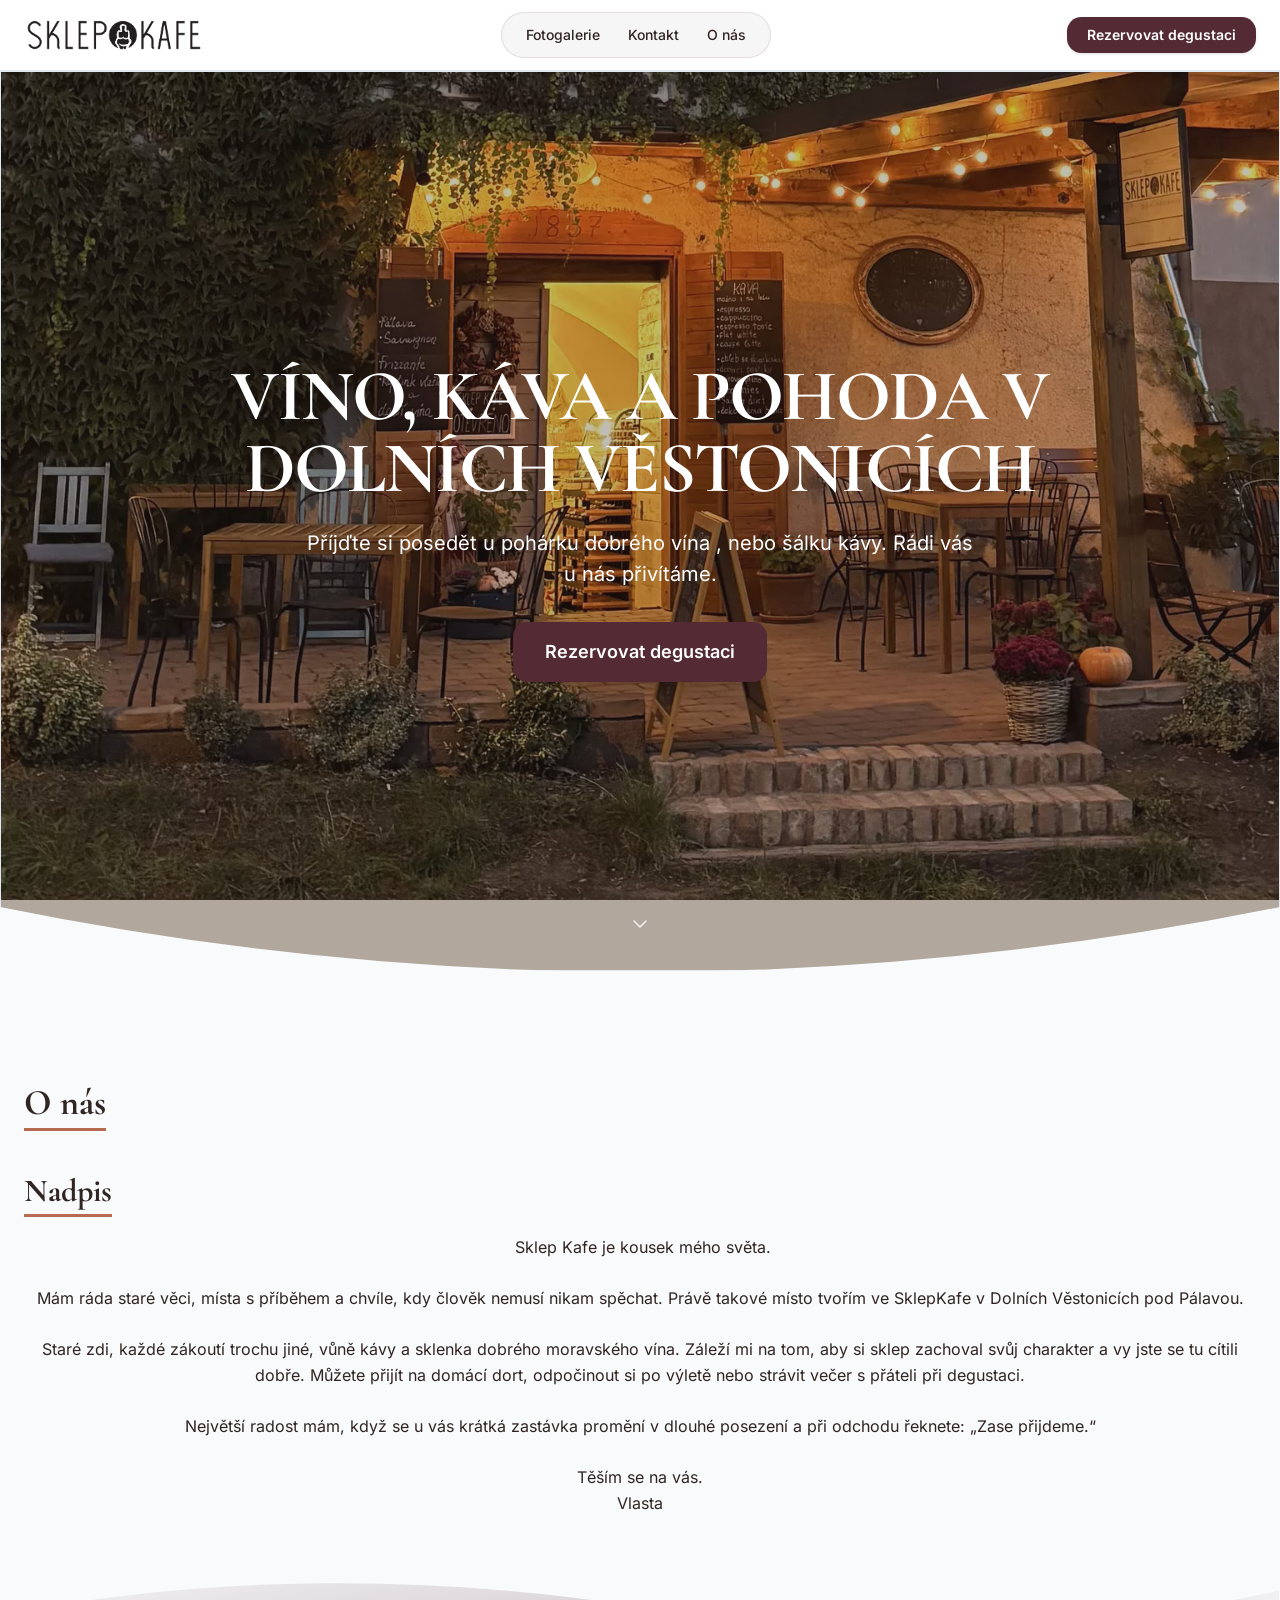
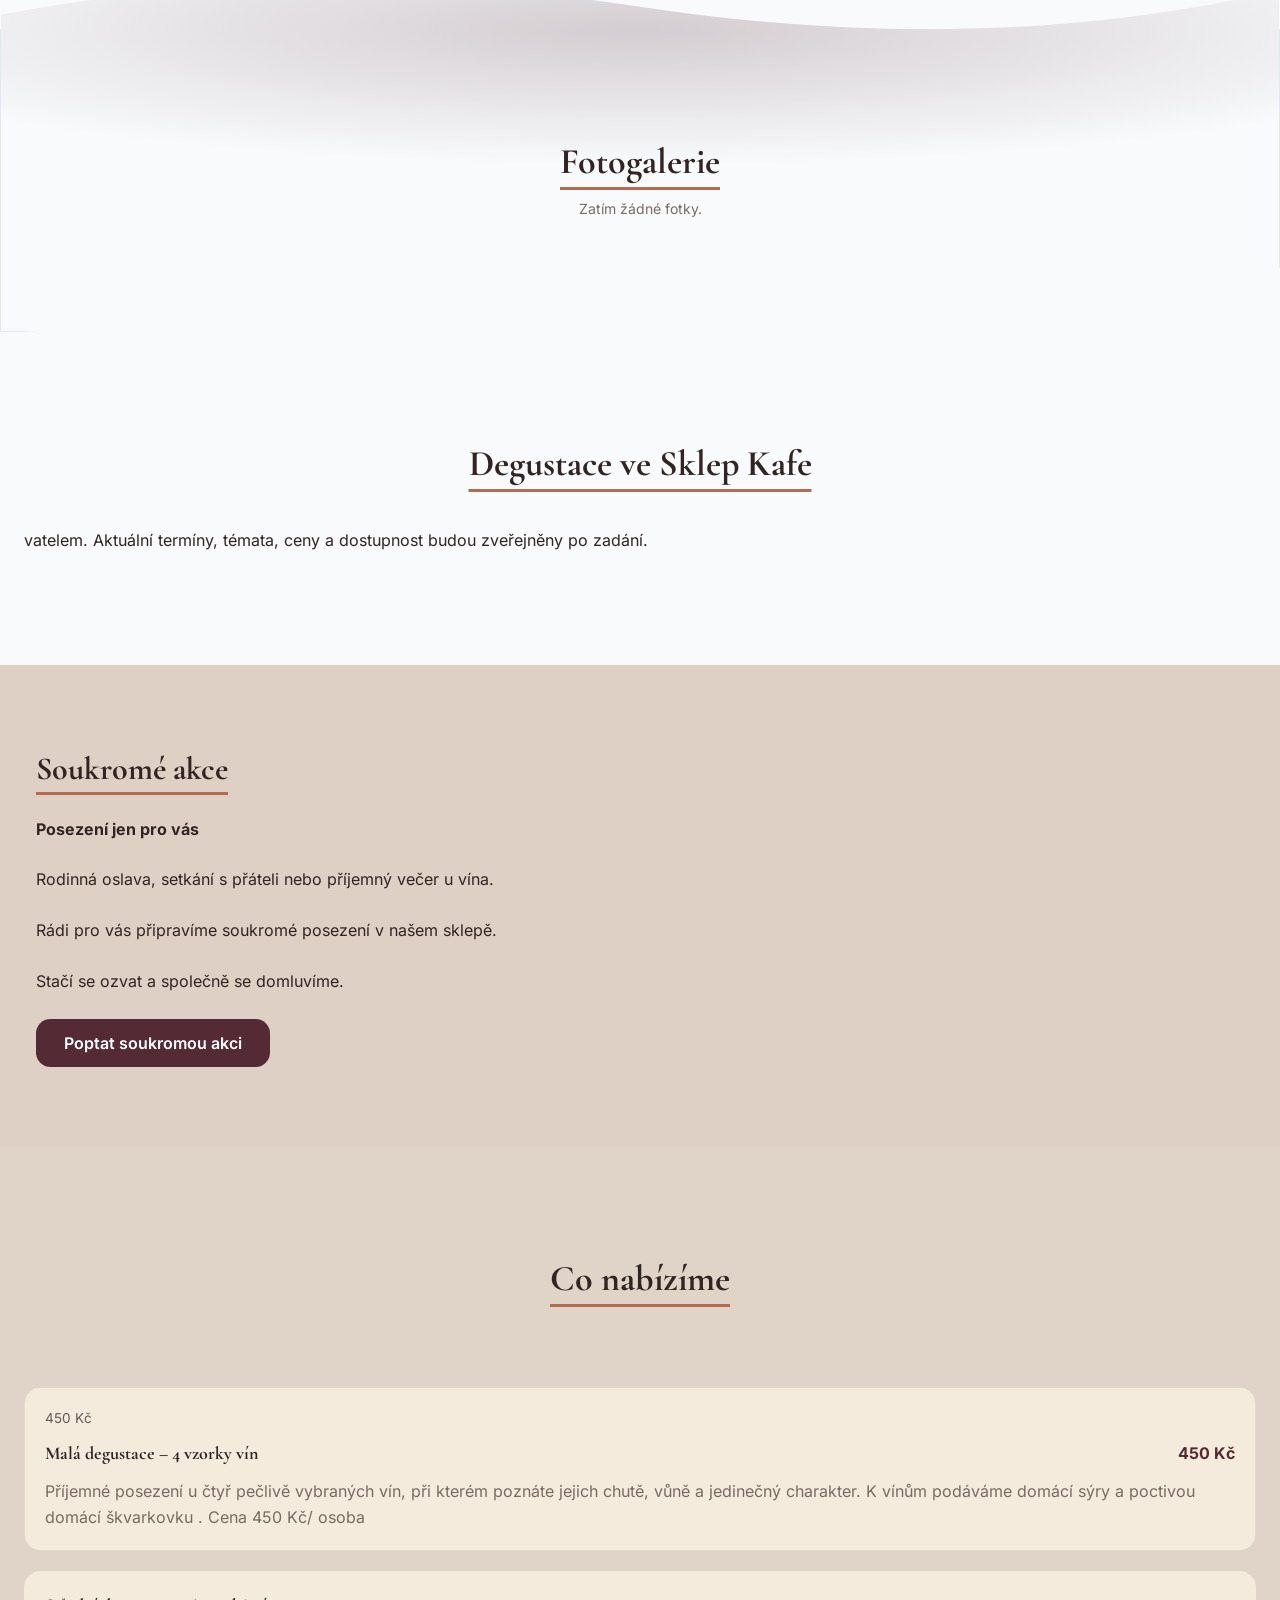
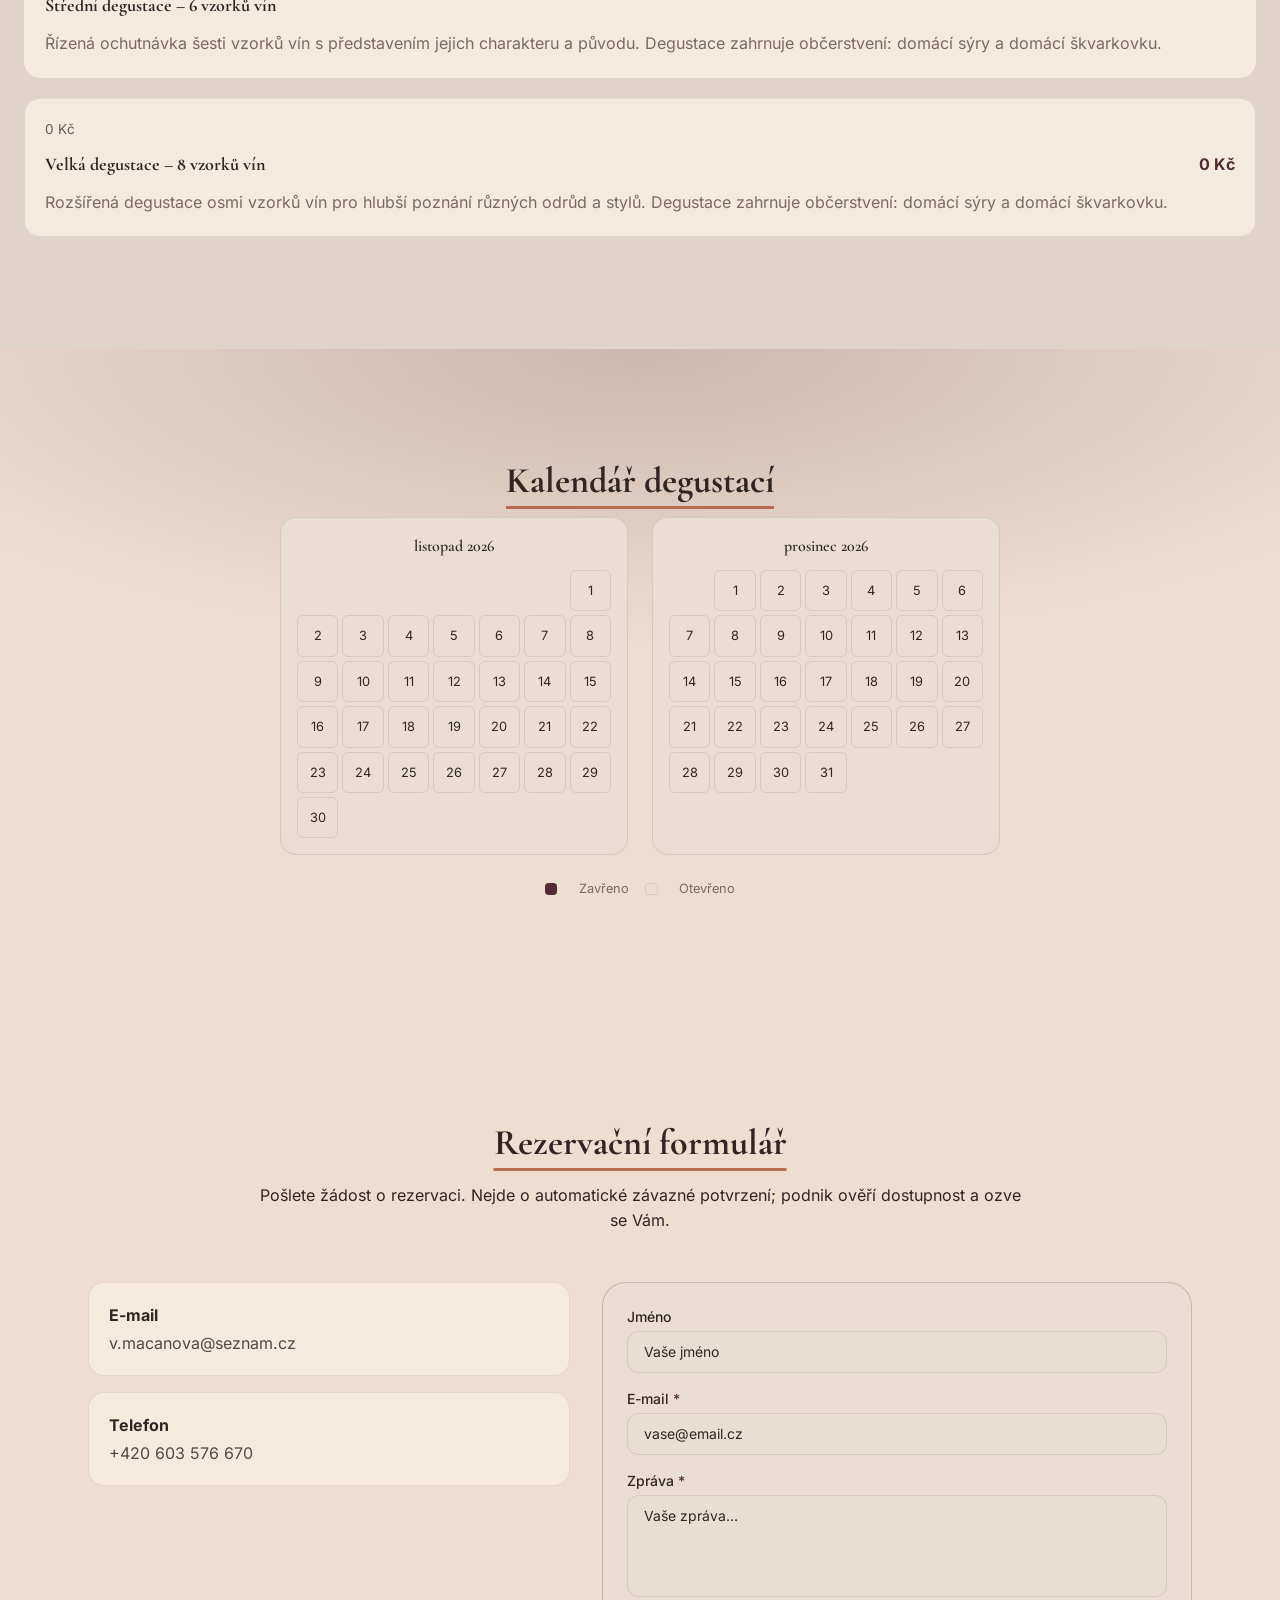
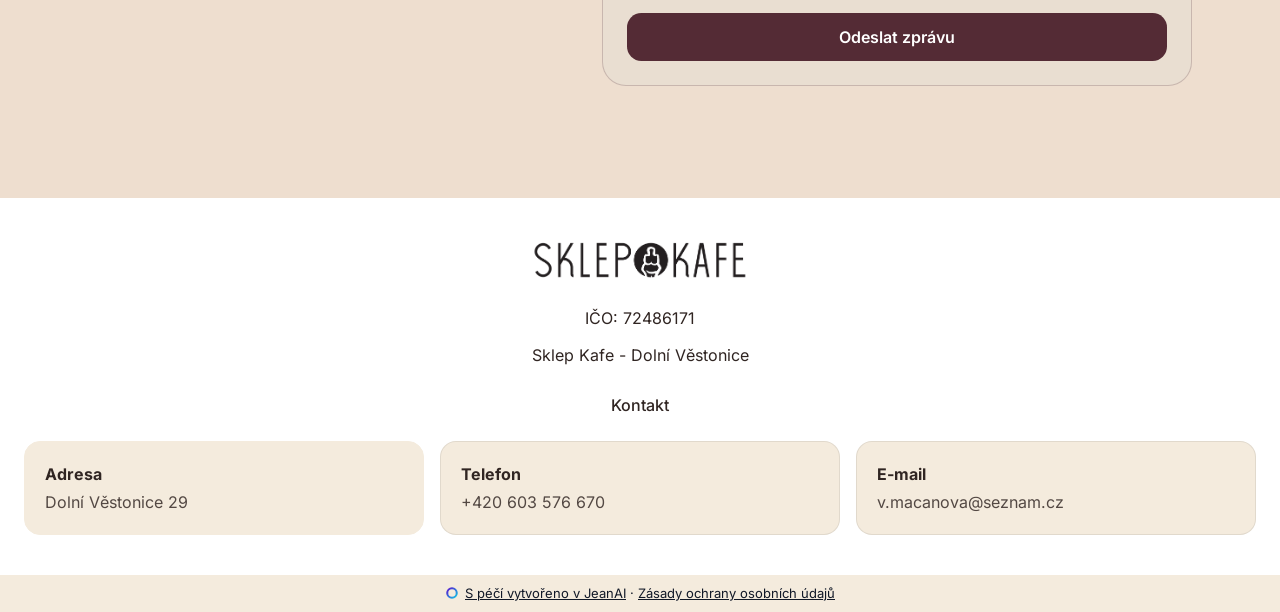
<file: index.html>
<!DOCTYPE html>
<html lang="cs">
  <head>
    <meta charset="UTF-8" />
    <meta name="viewport" content="width=device-width, initial-scale=1.0" />
    <meta name="description" content="Sklep Kafe v Dolních Věstonicích: kavárna a vinný podnik. Prohlédněte si fotografie, nabídku a informace o degustacích a rezervacích." />
    <meta property="og:title" content="Sklep Kafe" />
    <meta property="og:description" content="Sklep Kafe v Dolních Věstonicích: kavárna a vinný podnik. Prohlédněte si fotografie, nabídku a informace o degustacích a rezervacích." />
    <meta property="og:type" content="website" />
    <meta property="og:locale" content="cs" />
    <meta property="og:url" content="https://sklep-kafe.netlify.app" />
    <meta property="og:image" content="https://sklep-kafe.netlify.app/og-image.jpg" />
    <meta name="twitter:card" content="summary_large_image" />
    <meta name="twitter:title" content="Sklep Kafe" />
    <meta name="twitter:description" content="Sklep Kafe v Dolních Věstonicích: kavárna a vinný podnik. Prohlédněte si fotografie, nabídku a informace o degustacích a rezervacích." />
    <meta name="twitter:image" content="https://sklep-kafe.netlify.app/og-image.jpg" />
    <link rel="canonical" href="https://sklep-kafe.netlify.app" />
    <script type="application/ld+json">{"@context":"https://schema.org","@graph":[{"@type":"Organization","name":"Sklep Kafe","url":"https://sklep-kafe.netlify.app","logo":"https://sklep-kafe.netlify.app/images/logo-1.png"},{"@type":"LocalBusiness","name":"Sklep Kafe","url":"https://sklep-kafe.netlify.app","telephone":"+420 603 576 670","email":"v.macanova@seznam.cz","address":"Dolní Věstonice 29, 691 29 Dolní Věstonice","image":"https://sklep-kafe.netlify.app/og-image.jpg","logo":"https://sklep-kafe.netlify.app/images/logo-1.png"}]}</script>
    <title>Sklep Kafe</title>
    <link rel="stylesheet" href="/assets/utilities.css" />
    <link rel="stylesheet" href="/styles.css" />
  <link rel="preload" as="image" href="/images/tiles-1-1600.webp" fetchpriority="high"></head>
  <body>
    <div class="jean-site-shell" data-jean-motion="off" style="min-height:100vh;display:flex;flex-direction:column">
    <header data-jean-burger="{&quot;panelCss&quot;:&quot;background:#E9DFD1;border-color:color-mix(in srgb, #302522 10%, transparent)&quot;,&quot;linkCss&quot;:&quot;color:#302522&quot;,&quot;links&quot;:[{&quot;href&quot;:&quot;#section_fotogalerie&quot;,&quot;label&quot;:&quot;Fotogalerie&quot;},{&quot;href&quot;:&quot;#section_rezervacni_formular&quot;,&quot;label&quot;:&quot;Kontakt&quot;},{&quot;href&quot;:&quot;#section_o_nas&quot;,&quot;label&quot;:&quot;O nás&quot;}],&quot;cta&quot;:{&quot;href&quot;:&quot;#&quot;,&quot;label&quot;:&quot;Rezervovat degustaci&quot;,&quot;css&quot;:&quot;border-radius:0.9rem;color:var(--color-on-primary, #fff);background:var(--color-primary);border:none&quot;},&quot;mobileOnly&quot;:true}" class="sticky top-0 z-50" style="background-color:#ffffff;border-bottom:1px solid #e2e8f0" id="section_header" data-section-id="section_header" data-section-type="header">
      <div class="max-w-7xl mx-auto px-6 py-3 flex items-center justify-between gap-8">
        <span class="inline-flex items-center gap-3 flex-shrink-0"><span class="inline-flex items-center gap-2.5 flex-shrink-0"><img src="/images/logo-1.png" alt="Sklep Kafe" class="h-9 w-auto object-contain flex-shrink-0"></span></span>
        <nav class="hidden md:flex items-center gap-1 px-3 py-1.5 rounded-full" style="background-color:var(--color-nav);border:1px solid var(--color-nav-border)" data-block-id="block_main_navigation" data-block-type="nav_links">
          <a href="#section_fotogalerie" class="text-sm font-medium px-3 py-1.5 rounded-full hover:opacity-70 transition-opacity" style="color:var(--color-text)">Fotogalerie</a>
          <a href="#section_rezervacni_formular" class="text-sm font-medium px-3 py-1.5 rounded-full hover:opacity-70 transition-opacity" style="color:var(--color-text)">Kontakt</a>
          <a href="#section_o_nas" class="text-sm font-medium px-3 py-1.5 rounded-full hover:opacity-70 transition-opacity" style="color:var(--color-text)">O nás</a>
        </nav>
        <a href="#" data-block-id="block_header_cta" data-block-type="button" class="hidden md:inline-flex items-center px-5 py-2 text-sm font-semibold shadow-sm flex-shrink-0" style="border-radius:0.9rem;color:var(--color-on-primary, #fff);background-color:var(--color-primary);border:none">Rezervovat degustaci</a>
        <button type="button" aria-expanded="false" aria-controls="jean-header-menu" aria-label="Menu" class="md:hidden inline-flex flex-col justify-center items-center gap-1.5 w-11 h-11 -mr-2 flex-shrink-0 cursor-pointer bg-transparent border-0">
          <span style="width:20px;height:2px;background-color:var(--color-text);display:block;transition:transform .2s;transform:none"></span>
          <span style="width:20px;height:2px;background-color:var(--color-text);display:block;opacity:1;transition:opacity .2s"></span>
          <span style="width:20px;height:2px;background-color:var(--color-text);display:block;transition:transform .2s;transform:none"></span>
        </button>
      </div>
      
    </header>
    <section class="jean-scroll-stage jean-bg-fixed min-h-screen flex items-center relative overflow-hidden" data-jean-parallax-root="hero" style="background-color:rgba(48,37,34,0.3);background-image:linear-gradient(180deg, rgba(48,37,34,0.3) 0%, rgba(48,37,34,0.3) 100%), url(&quot;/images/tiles-1-1600.webp&quot;);background-size:cover;background-position:center top;background-repeat:no-repeat;border-style:solid;border-color:#e2e8f0;border-width:1px" data-jean-bg-fixed="1" data-jean-edge-below="1" id="section_hero" data-section-id="section_hero" data-section-type="hero">
      <div class="relative z-10 w-full py-24">
        <div class="max-w-4xl mx-auto px-6 text-center jean-motion-layer jean-parallax-subtle relative" data-jean-reveal="true">
          
          <div class="relative">
          
          <h1 class="text-5xl lg:text-7xl tracking-tight" data-block-id="block_hero_heading" data-block-type="text.heading" style="color:#ffffff;font-family:var(--font-heading);font-weight:800;font-size:clamp(3rem, 2rem + 3.4vw, 4.5rem);text-transform:uppercase">víno, káva a pohoda v Dolních Věstonicích</h1>
          <p class="mt-6 text-lg max-w-2xl mx-auto" data-block-id="block_hero_intro" data-block-type="text.paragraph" style="color:#ffffff;font-family:var(--font-body);font-weight:400;font-size:1.25rem;text-align:center;text-transform:none">Příjďte si posedět u pohárku dobrého vína , nebo šálku kávy. Rádi vás u nás přivítáme.</p>
          <div class="mt-8 flex flex-row flex-wrap items-center justify-center gap-4"><a href="#" class="jean-float inline-block px-8 py-4 font-semibold text-lg shadow-xl" data-block-id="block_hero_tasting_button" data-block-type="button" style="border-radius:0.9rem;color:var(--color-on-primary, #fff);background-color:var(--color-primary);border:none">Rezervovat degustaci</a></div>
          
          </div>
        </div>
      </div>
      <a href="#section_o_nas" aria-label="Pokračovat níž" data-jean-scroll-cue="true" class="absolute left-1/2 bottom-6 -translate-x-1/2 z-10 inline-flex items-center justify-center w-11 h-11" style="color:#ffffff;opacity:0.85"><svg xmlns="http://www.w3.org/2000/svg" width="24" height="24" viewBox="0 0 24 24" fill="none" stroke="currentColor" stroke-width="1.5" stroke-linecap="round" stroke-linejoin="round" aria-hidden="true"><path d="M6 9l6 6 6-6"></path></svg></a>
    </section>
    <div id="section_o_nas" class="jean-motion-layer" data-jean-reveal="true" data-section-id="section_o_nas" data-section-type="about" data-jean-edge-above="curve" data-jean-edge-below="1">
    <section class="py-20 lg:py-28 jean-section-shell" style="background-color:#f8fafc">
      <div class="max-w-7xl mx-auto px-6 flex flex-col lg:flex-row items-center gap-12">
        
        <div class="flex-1 flex flex-col gap-5">
          <h2 class="text-3xl lg:text-4xl font-bold mb-6" data-block-id="b_bb60444b132d4a86938c58ba" data-block-type="text.heading" style="color:#302522;font-family:var(--font-heading)">O nás</h2>
          <div><h2 data-block-id="b_db44eab30c734d048e2e5761" data-block-type="text.heading" style="font-size:2rem;font-weight:700;color:var(--color-text)">Nadpis</h2></div>
          <div><div data-block-id="b_b986ebacde8a4475929f7228" data-block-type="text.rich" style="color:#302522;line-height:1.6;white-space:pre-wrap;font-weight:400;text-align:center"> Sklep Kafe je kousek mého světa.

Mám ráda staré věci, místa s příběhem a chvíle, kdy člověk nemusí nikam spěchat. Právě takové místo tvořím ve SklepKafe v Dolních Věstonicích pod Pálavou.

Staré zdi, každé zákoutí trochu jiné, vůně kávy a sklenka dobrého moravského vína. Záleží mi na tom, aby si sklep zachoval svůj charakter a vy jste se tu cítili dobře. Můžete přijít na domácí dort, odpočinout si po výletě nebo strávit večer s přáteli při degustaci.

Největší radost mám, když se u vás krátká zastávka promění v dlouhé posezení a při odchodu řeknete: „Zase přijdeme.“

Těším se na vás.
Vlasta</div></div>
        </div>
      </div>
    </section>
    </div>
    <div class="jean-motion-layer" data-jean-reveal="true" data-jean-edge-above="wave" data-jean-edge-below="1" id="section_fotogalerie" data-section-id="section_fotogalerie" data-section-type="gallery">
    <section data-jean-lightbox="managed" class="py-20 lg:py-28 jean-section-shell jean-bg-spotlight" style="background-color:#f8fafc;border-style:solid;border-color:#e2e8f0;border-width:1px">
      <div class="jean-rhythm-wide mx-auto px-6">
        <h2 class="text-3xl lg:text-4xl font-bold mb-4 text-center" data-block-id="block_gallery_heading" data-block-type="text.heading" style="color:var(--color-text);font-family:var(--font-heading)">Fotogalerie</h2>
        <div class="jean-widget jean-widget--gallery" data-jean-capability="gallery" data-jean-columns="3" data-jean-aspect="landscape" data-jean-size="m"><p class="jean-widget-empty">Zatím žádné fotky.</p></div>
      </div>
    </section>
    </div>
    <div id="section_degustacni_koncept" class="jean-motion-layer" data-jean-reveal="true" data-section-id="section_degustacni_koncept" data-section-type="about" data-jean-edge-above="slant">
    <section class="py-20 lg:py-28 jean-section-shell" style="background-color:#f8fafc">
      <div class="max-w-7xl mx-auto px-6 flex flex-col lg:flex-row items-center gap-12">
        <div class="flex-1 flex flex-col gap-5">
          <h2 class="text-3xl lg:text-4xl font-bold mb-6" data-block-id="block_tasting_heading" data-block-type="text.heading" style="color:var(--color-text);font-family:var(--font-heading);text-align:center">Degustace ve Sklep Kafe</h2>
          <div><p data-block-id="block_tasting_text" data-block-type="text.paragraph" style="color:#302522;line-height:1.6;font-weight:400">vatelem. Aktuální termíny, témata, ceny a dostupnost budou zveřejněny po zadání.</p></div>
        </div>
        
      </div>
    </section>
    </div>
    <div id="section_soukrome_akce" class="jean-motion-layer" data-jean-reveal="true" data-section-id="section_soukrome_akce" data-section-type="content_group">
    <section class="py-16 lg:py-20 jean-section-shell" style="background-color:var(--color-surface-strong)">
      <div class="jean-rhythm-wide mx-auto px-6 flex flex-col gap-6">
        <div><h2 data-block-id="block_private_events_heading" data-block-type="text.heading" style="font-size:2rem;font-weight:700;color:var(--color-text)">Soukromé akce</h2></div>
        <div><p data-block-id="block_private_events_text" data-block-type="text.paragraph" style="color:var(--color-text);line-height:1.6;font-weight:700;font-size:1rem">Posezení jen pro vás</p></div>
        <div><div data-block-id="block_private_events_description" data-block-type="text.rich" style="color:var(--color-text);line-height:1.6;white-space:pre-wrap;font-weight:400">Rodinná oslava, setkání s přáteli nebo příjemný večer u vína.

Rádi pro vás připravíme soukromé posezení v našem sklepě.

Stačí se ozvat a společně se domluvíme.</div></div>
        <div><div data-block-id="block_private_events_button" data-block-type="button"><a href="mailto:v.macanova@seznam.cz?subject=Popt%C3%A1vka%20soukrom%C3%A9%20akce" style="display:inline-block;padding:.75rem 1.75rem;font-weight:600;border-radius:0.9rem;color:var(--color-on-primary, #fff);background:var(--color-primary);border:none">Poptat soukromou akci</a></div></div>
      </div>
    </section>
    </div>
    <div id="section_features_mv6bk9f5_5xe0vv" class="jean-motion-layer" data-jean-reveal="true" data-section-id="section_features_mv6bk9f5_5xe0vv" data-section-type="features">
    <section class="py-20 lg:py-28 jean-scroll-stage jean-section-shell" data-jean-parallax-root="features" style="background-color:var(--color-bg-alt)">
      <div class="max-w-7xl mx-auto px-6 ">
        <h2 class="text-3xl lg:text-4xl font-bold text-center mb-12 jean-motion-layer" data-jean-reveal="true" data-block-id="block_text_heading_mv6bk9f5_orm0si" data-block-type="text.heading" style="color:var(--color-text);font-family:var(--font-heading)">Co nabízíme</h2>
        
        <div class="jean-stagger-grid grid grid-cols-1 md:grid-cols-2 lg:grid-cols-2 gap-8 ">
          
        </div>
        <div class="jean-section-tail mt-10 flex flex-col gap-5"><div><div data-block-id="card_degustace_mala" data-block-type="card" style="padding:1.25rem;border-radius:16px;border:1px solid rgba(0,0,0,.08);background:var(--color-surface);color:var(--color-text);display:grid;gap:.75rem"><p style="margin:0;color:var(--color-text);opacity:0.72;font-size:.85rem;letter-spacing:normal;text-transform:none">450 Kč</p><div style="display:flex;justify-content:space-between;gap:1rem;align-items:baseline"><h3 style="font-size:1.125rem;font-weight:700;margin:0;color:var(--color-text)">Malá degustace – 4 vzorky vín</h3><strong style="color:var(--color-primary);white-space:nowrap">450 Kč</strong></div><p style="margin:0;color:var(--color-muted);opacity:1;line-height:1.6">Příjemné posezení u čtyř pečlivě vybraných vín, při kterém poznáte jejich chutě, vůně a jedinečný charakter. K vínům podáváme domácí sýry a poctivou domácí škvarkovku . Cena 450 Kč/ osoba</p></div></div>
          <div><div data-block-id="card_degustace_stredni" data-block-type="card" style="padding:1.25rem;border-radius:16px;border:1px solid #F4EBDD;background:#F4EBDD;color:#302522;display:grid;gap:.75rem"><div style="display:flex;justify-content:space-between;gap:1rem;align-items:baseline"><h3 style="font-size:1.125rem;font-weight:700;margin:0;color:#302522">Střední degustace – 6 vzorků vín</h3></div><p style="margin:0;color:var(--color-muted);opacity:1;line-height:1.6">Řízená ochutnávka šesti vzorků vín s představením jejich charakteru a původu. Degustace zahrnuje občerstvení: domácí sýry a domácí škvarkovku.</p></div></div>
          <div><div data-block-id="card_degustace_velka" data-block-type="card" style="padding:1.25rem;border-radius:16px;border:1px solid rgba(0,0,0,.08);background:var(--color-surface);color:var(--color-text);display:grid;gap:.75rem"><p style="margin:0;color:var(--color-text);opacity:0.72;font-size:.85rem;letter-spacing:normal;text-transform:none">0 Kč</p><div style="display:flex;justify-content:space-between;gap:1rem;align-items:baseline"><h3 style="font-size:1.125rem;font-weight:700;margin:0;color:var(--color-text)">Velká degustace – 8 vzorků vín</h3><strong style="color:var(--color-primary);white-space:nowrap">0 Kč</strong></div><p style="margin:0;color:var(--color-muted);opacity:1;line-height:1.6">Rozšířená degustace osmi vzorků vín pro hlubší poznání různých odrůd a stylů. Degustace zahrnuje občerstvení: domácí sýry a domácí škvarkovku.</p></div></div></div>
      </div>
    </section>
    </div>
    <div class="jean-motion-layer" data-jean-reveal="true" id="section_kalendar_dostupnosti" data-section-id="section_kalendar_dostupnosti" data-section-type="availability_calendar">
    <section class="py-20 lg:py-28 jean-section-shell jean-bg-spotlight" style="background-color:var(--color-surface-tint)">
      <div class="max-w-3xl mx-auto px-6">
        <h2 class="text-3xl lg:text-4xl font-bold mb-4 text-center" data-block-id="block_dostupnost_heading" data-block-type="text.heading" style="color:var(--color-text);font-family:var(--font-heading)">Kalendář degustací</h2>
        <div class="jean-widget jean-widget--occupancy" data-jean-capability="occupancy" data-jean-mode="closures"><div class="jean-occupancy"><div class="jean-occupancy-month"><h3 class="jean-occupancy-title">listopad 2026</h3><ul class="jean-occupancy-grid"><li class="jean-occupancy-pad" aria-hidden="true"></li><li class="jean-occupancy-pad" aria-hidden="true"></li><li class="jean-occupancy-pad" aria-hidden="true"></li><li class="jean-occupancy-pad" aria-hidden="true"></li><li class="jean-occupancy-pad" aria-hidden="true"></li><li class="jean-occupancy-pad" aria-hidden="true"></li><li class="jean-occupancy-day is-free" data-jean-date="2026-11-01">1</li><li class="jean-occupancy-day is-free" data-jean-date="2026-11-02">2</li><li class="jean-occupancy-day is-free" data-jean-date="2026-11-03">3</li><li class="jean-occupancy-day is-free" data-jean-date="2026-11-04">4</li><li class="jean-occupancy-day is-free" data-jean-date="2026-11-05">5</li><li class="jean-occupancy-day is-free" data-jean-date="2026-11-06">6</li><li class="jean-occupancy-day is-free" data-jean-date="2026-11-07">7</li><li class="jean-occupancy-day is-free" data-jean-date="2026-11-08">8</li><li class="jean-occupancy-day is-free" data-jean-date="2026-11-09">9</li><li class="jean-occupancy-day is-free" data-jean-date="2026-11-10">10</li><li class="jean-occupancy-day is-free" data-jean-date="2026-11-11">11</li><li class="jean-occupancy-day is-free" data-jean-date="2026-11-12">12</li><li class="jean-occupancy-day is-free" data-jean-date="2026-11-13">13</li><li class="jean-occupancy-day is-free" data-jean-date="2026-11-14">14</li><li class="jean-occupancy-day is-free" data-jean-date="2026-11-15">15</li><li class="jean-occupancy-day is-free" data-jean-date="2026-11-16">16</li><li class="jean-occupancy-day is-free" data-jean-date="2026-11-17">17</li><li class="jean-occupancy-day is-free" data-jean-date="2026-11-18">18</li><li class="jean-occupancy-day is-free" data-jean-date="2026-11-19">19</li><li class="jean-occupancy-day is-free" data-jean-date="2026-11-20">20</li><li class="jean-occupancy-day is-free" data-jean-date="2026-11-21">21</li><li class="jean-occupancy-day is-free" data-jean-date="2026-11-22">22</li><li class="jean-occupancy-day is-free" data-jean-date="2026-11-23">23</li><li class="jean-occupancy-day is-free" data-jean-date="2026-11-24">24</li><li class="jean-occupancy-day is-free" data-jean-date="2026-11-25">25</li><li class="jean-occupancy-day is-free" data-jean-date="2026-11-26">26</li><li class="jean-occupancy-day is-free" data-jean-date="2026-11-27">27</li><li class="jean-occupancy-day is-free" data-jean-date="2026-11-28">28</li><li class="jean-occupancy-day is-free" data-jean-date="2026-11-29">29</li><li class="jean-occupancy-day is-free" data-jean-date="2026-11-30">30</li></ul></div><div class="jean-occupancy-month"><h3 class="jean-occupancy-title">prosinec 2026</h3><ul class="jean-occupancy-grid"><li class="jean-occupancy-pad" aria-hidden="true"></li><li class="jean-occupancy-day is-free" data-jean-date="2026-12-01">1</li><li class="jean-occupancy-day is-free" data-jean-date="2026-12-02">2</li><li class="jean-occupancy-day is-free" data-jean-date="2026-12-03">3</li><li class="jean-occupancy-day is-free" data-jean-date="2026-12-04">4</li><li class="jean-occupancy-day is-free" data-jean-date="2026-12-05">5</li><li class="jean-occupancy-day is-free" data-jean-date="2026-12-06">6</li><li class="jean-occupancy-day is-free" data-jean-date="2026-12-07">7</li><li class="jean-occupancy-day is-free" data-jean-date="2026-12-08">8</li><li class="jean-occupancy-day is-free" data-jean-date="2026-12-09">9</li><li class="jean-occupancy-day is-free" data-jean-date="2026-12-10">10</li><li class="jean-occupancy-day is-free" data-jean-date="2026-12-11">11</li><li class="jean-occupancy-day is-free" data-jean-date="2026-12-12">12</li><li class="jean-occupancy-day is-free" data-jean-date="2026-12-13">13</li><li class="jean-occupancy-day is-free" data-jean-date="2026-12-14">14</li><li class="jean-occupancy-day is-free" data-jean-date="2026-12-15">15</li><li class="jean-occupancy-day is-free" data-jean-date="2026-12-16">16</li><li class="jean-occupancy-day is-free" data-jean-date="2026-12-17">17</li><li class="jean-occupancy-day is-free" data-jean-date="2026-12-18">18</li><li class="jean-occupancy-day is-free" data-jean-date="2026-12-19">19</li><li class="jean-occupancy-day is-free" data-jean-date="2026-12-20">20</li><li class="jean-occupancy-day is-free" data-jean-date="2026-12-21">21</li><li class="jean-occupancy-day is-free" data-jean-date="2026-12-22">22</li><li class="jean-occupancy-day is-free" data-jean-date="2026-12-23">23</li><li class="jean-occupancy-day is-free" data-jean-date="2026-12-24">24</li><li class="jean-occupancy-day is-free" data-jean-date="2026-12-25">25</li><li class="jean-occupancy-day is-free" data-jean-date="2026-12-26">26</li><li class="jean-occupancy-day is-free" data-jean-date="2026-12-27">27</li><li class="jean-occupancy-day is-free" data-jean-date="2026-12-28">28</li><li class="jean-occupancy-day is-free" data-jean-date="2026-12-29">29</li><li class="jean-occupancy-day is-free" data-jean-date="2026-12-30">30</li><li class="jean-occupancy-day is-free" data-jean-date="2026-12-31">31</li></ul></div><p class="jean-occupancy-legend"><span class="jean-occupancy-key is-booked"></span> Zavřeno<span class="jean-occupancy-key is-free"></span> Otevřeno</p></div></div>
      </div>
    </section>
    </div>
    <div class="jean-motion-layer" data-jean-reveal="true" id="section_rezervacni_formular" data-section-id="section_rezervacni_formular" data-section-type="contact">
    <section id="contact" class="py-20 lg:py-28 jean-section-shell" style="background-color:var(--color-surface-tint)">
      <div class="jean-rhythm-tight mx-auto px-6">
        <h2 class="text-3xl lg:text-4xl font-bold text-center mb-5" data-block-id="block_reservation_form_heading" data-block-type="text.heading" style="color:var(--color-text);font-family:var(--font-heading)">Rezervační formulář</h2>
        <div class="max-w-3xl mx-auto text-center mb-12 flex flex-col gap-4"><div><p data-block-id="block_reservation_form_intro" data-block-type="text.paragraph" style="color:var(--color-text);line-height:1.6;font-weight:400">Pošlete žádost o rezervaci. Nejde o automatické závazné potvrzení; podnik ověří dostupnost a ozve se Vám.</p></div></div>
        <div class="grid grid-cols-1 lg:grid-cols-[0.9fr_1.1fr] gap-8 items-start">
          <div class="flex flex-col gap-4">
            <div><div data-block-id="block_reservation_email_contact" data-block-type="card" style="padding:1.25rem;border-radius:16px;border:1px solid rgba(0,0,0,.08);background:var(--color-surface);color:var(--color-text)"><strong style="display:block;color:var(--color-text);margin-bottom:.25rem">E-mail</strong><span style="color:var(--color-text);opacity:.82">v.macanova@seznam.cz</span></div></div>
            <div><div data-block-id="block_reservation_phone_contact" data-block-type="card" style="padding:1.25rem;border-radius:16px;border:1px solid rgba(0,0,0,.08);background:var(--color-surface);color:var(--color-text)"><strong style="display:block;color:var(--color-text);margin-bottom:.25rem">Telefon</strong><span style="color:var(--color-text);opacity:.82">+420 603 576 670</span></div></div>
          </div>
          <form class="jean-elevated p-6 rounded-3xl flex flex-col gap-4" data-jean-capability="contact_form" noValidate>
            <input type="text" name="_hp" style="display:none" tabindex="-1" autocomplete="off" aria-hidden="true">
            <div class="flex flex-col gap-1">
              <label class="text-sm font-medium" style="color:var(--color-text)">Jméno</label>
              <input type="text" name="name" placeholder="Vaše jméno" class="w-full px-4 py-2.5 rounded-xl border text-sm outline-none" style="border-color:var(--color-line);background:var(--color-bg);color:var(--color-text)">
            </div>
            <div class="flex flex-col gap-1">
              <label class="text-sm font-medium" style="color:var(--color-text)">E-mail <span style="color:var(--color-primary)">*</span></label>
              <input type="email" name="email" placeholder="vase@email.cz" required class="w-full px-4 py-2.5 rounded-xl border text-sm outline-none" style="border-color:var(--color-line);background:var(--color-bg);color:var(--color-text)">
            </div>
            <div class="flex flex-col gap-1">
              <label class="text-sm font-medium" style="color:var(--color-text)">Zpráva <span style="color:var(--color-primary)">*</span></label>
              <textarea name="message" placeholder="Vaše zpráva…" rows="4" required class="w-full px-4 py-2.5 rounded-xl border text-sm outline-none resize-none" style="border-color:var(--color-line);background:var(--color-bg);color:var(--color-text)"></textarea>
            </div>
            <p class="text-sm" data-jean-slot="status" hidden></p>
            <button type="submit" class="w-full py-3 font-semibold disabled:opacity-60 transition-opacity" style="border-radius:0.9rem;color:var(--color-on-primary, #fff);background-color:var(--color-primary);border:none;cursor:pointer">Odeslat zprávu</button>
          </form>
          <div class="jean-elevated p-6 rounded-3xl flex flex-col items-center gap-5 text-center" data-jean-slot="success" style="display:none">
            <svg xmlns="http://www.w3.org/2000/svg" width="48" height="48" viewBox="0 0 24 24" fill="none" stroke="currentColor" stroke-width="1.5" stroke-linecap="round" stroke-linejoin="round" style="color:var(--color-primary)"><path d="M22 11.08V12a10 10 0 1 1-5.93-9.14"></path><polyline points="22 4 12 14.01 9 11.01"></polyline></svg>
            <h3 class="text-xl font-semibold" style="color:var(--color-text)">Zpráva odeslána!</h3>
            <p style="color:var(--color-muted)">Děkujeme za Váš zájem. Ozveme se Vám co nejdříve.</p>
          </div>
        </div>
      </div>
    </section>
    </div>
    <footer class="py-10 mt-auto" style="background-color:#ffffff" id="section_footer" data-section-id="section_footer" data-section-type="footer">
      <div class="max-w-7xl mx-auto px-6 flex flex-col gap-6">
        <div class="flex flex-col items-center gap-3"><img src="/images/logo-1.png" alt="Sklep Kafe" class="h-11 w-auto object-contain flex-shrink-0"></div>
        <div class="text-center max-w-3xl mx-auto flex flex-col gap-3"><div><p data-block-id="block_footer_ico" data-block-type="text.paragraph" style="color:var(--color-text);line-height:1.6;font-weight:400">IČO: 72486171</p></div>
          <div><p data-block-id="block_footer_copyright" data-block-type="text.paragraph" style="color:var(--color-text);line-height:1.6;font-weight:400">Sklep Kafe - Dolní Věstonice</p></div></div>
        <div class="flex flex-col items-center gap-3"><div><nav data-block-id="block_footer_navigation" data-block-type="nav_links" style="display:flex;flex-wrap:wrap;justify-content:center;gap:1rem"><a href="#section_rezervacni_formular" style="color:var(--color-text);font-weight:500">Kontakt</a></nav></div></div>
        <div class="grid grid-cols-1 md:grid-cols-3 gap-4"><div><div data-block-id="block_footer_address" data-block-type="card" style="padding:1.25rem;border-radius:16px;border:1px solid #F4EBDD;background:#F4EBDD;color:#302522"><strong style="display:block;color:#302522;margin-bottom:.25rem">Adresa</strong><span style="color:#302522;opacity:.82">Dolní Věstonice 29</span></div></div>
          <div><div data-block-id="block_footer_phone" data-block-type="card" style="padding:1.25rem;border-radius:16px;border:1px solid rgba(0,0,0,.08);background:var(--color-surface);color:var(--color-text)"><strong style="display:block;color:var(--color-text);margin-bottom:.25rem">Telefon</strong><span style="color:var(--color-text);opacity:.82">+420 603 576 670</span></div></div>
          <div><div data-block-id="block_footer_email" data-block-type="card" style="padding:1.25rem;border-radius:16px;border:1px solid rgba(0,0,0,.08);background:var(--color-surface);color:var(--color-text)"><strong style="display:block;color:var(--color-text);margin-bottom:.25rem">E-mail</strong><span style="color:var(--color-text);opacity:.82">v.macanova@seznam.cz</span></div></div></div>
        
      </div>
    </footer><div data-jean-identification="1" aria-label="Údaje o provozovateli" style="background:#F4EBDD!important;color:#111827!important;font-family:var(--font-body, ui-sans-serif), system-ui, -apple-system, sans-serif;font-size:13px!important;line-height:1.6!important;padding:8px 16px;text-align:center;word-break:break-word;display:block!important;visibility:visible!important;opacity:1!important;position:static!important;height:auto!important;max-height:none!important;overflow:visible!important;clip-path:none!important;transform:none!important;content-visibility:visible!important"><span style="display:block!important;visibility:visible!important;opacity:1!important;color:inherit!important;font-size:13px!important;line-height:1.6!important;position:static!important;height:auto!important;max-height:none!important;overflow:visible!important;clip-path:none!important;transform:none!important;text-indent:0!important;letter-spacing:normal!important;word-spacing:normal!important;content-visibility:visible!important"><a href="https://jeanai.cz" rel="noopener" style="display:inline!important;text-decoration:underline;visibility:visible!important;opacity:1!important;color:inherit!important;font-size:13px!important;line-height:1.6!important;position:static!important;height:auto!important;max-height:none!important;overflow:visible!important;clip-path:none!important;transform:none!important;text-indent:0!important;letter-spacing:normal!important;word-spacing:normal!important;content-visibility:visible!important"><svg aria-hidden="true" focusable="false" width="14" height="14" viewBox="0 0 128 128" style="display:inline-block!important;visibility:visible!important;opacity:1!important;width:14px!important;height:14px!important;vertical-align:-2px;margin-right:6px"><defs><linearGradient id="jean-mark-ring" x1="0" y1="0" x2="1" y2="1"><stop offset="0" stop-color="#5814cf"/><stop offset="1" stop-color="#12c9e6"/></linearGradient></defs><circle cx="64" cy="64" r="43.5" fill="none" stroke="url(#jean-mark-ring)" stroke-width="19"/></svg>S péčí vytvořeno v JeanAI</a> · <a href="/soukromi.html" style="display:inline!important;text-decoration:underline;visibility:visible!important;opacity:1!important;color:inherit!important;font-size:13px!important;line-height:1.6!important;position:static!important;height:auto!important;max-height:none!important;overflow:visible!important;clip-path:none!important;transform:none!important;text-indent:0!important;letter-spacing:normal!important;word-spacing:normal!important;content-visibility:visible!important">Zásady ochrany osobních údajů</a></span></div>
    </div>
    <script>
(function () {
  "use strict";

  function styled(tag, css) {
    var el = document.createElement(tag);
    el.style.cssText = css;
    return el;
  }

  // ── gallery lightbox — parity with the React modal, clicks only ──
  var galleries = document.querySelectorAll('[data-jean-lightbox]');
  for (var g = 0; g < galleries.length; g += 1) (function (sectionEl) {
    var figures = sectionEl.querySelectorAll('figure');
    var managedMount = sectionEl.getAttribute('data-jean-lightbox') === 'managed';
    if (figures.length === 0 && !managedMount) return;
    var items = [];
    for (var i = 0; i < figures.length; i += 1) {
      var img = figures[i].querySelector('img');
      items.push({
        src: img ? (img.getAttribute('data-jean-full') || img.getAttribute('src') || '') : '',
        alt: img ? (img.getAttribute('alt') || '') : '',
      });
    }

    var idx = -1;
    var overlay = null;
    var imgEl = null;
    var counterEl = null;

    function close() {
      if (overlay && overlay.parentNode) overlay.parentNode.removeChild(overlay);
      overlay = null;
      idx = -1;
    }
    function show(next) {
      idx = Math.max(0, Math.min(items.length - 1, next));
      imgEl.src = items[idx].src;
      imgEl.alt = items[idx].alt;
      counterEl.textContent = (idx + 1) + ' / ' + items.length;
    }
    function navButton(placementCss, text, onClick) {
      var btn = styled('button', 'position:absolute;' + placementCss + ';padding:0.75rem;border-radius:9999px;background:rgba(255,255,255,0.15);color:#fff;border:none;cursor:pointer');
      btn.type = 'button';
      btn.textContent = text;
      btn.addEventListener('click', function (e) { e.stopPropagation(); onClick(); });
      return btn;
    }
    function open(start) {
      overlay = styled('div', 'position:fixed;inset:0;z-index:100;display:flex;align-items:center;justify-content:center;background:rgba(0,0,0,0.92)');
      overlay.addEventListener('click', close);
      var wrap = styled('div', 'position:relative');
      wrap.addEventListener('click', function (e) { e.stopPropagation(); });
      imgEl = styled('img', 'max-height:85vh;max-width:90vw;border-radius:0.75rem;object-fit:contain;box-shadow:0 25px 50px rgba(0,0,0,0.5)');
      wrap.appendChild(imgEl);
      counterEl = styled('div', 'position:absolute;bottom:1rem;left:50%;transform:translateX(-50%);font-size:0.875rem;color:rgba(255,255,255,0.7)');
      overlay.appendChild(wrap);
      overlay.appendChild(navButton('left:1rem;top:50%;transform:translateY(-50%);font-size:1.5rem', '\u2190', function () { show(idx - 1); }));
      overlay.appendChild(navButton('right:1rem;top:50%;transform:translateY(-50%);font-size:1.5rem', '\u2192', function () { show(idx + 1); }));
      overlay.appendChild(navButton('top:1rem;right:1rem;font-size:1.2rem;line-height:1', '\u00d7', close));
      overlay.appendChild(counterEl);
      document.body.appendChild(overlay);
      show(start);
    }

    // 8z56 W-2a — a MANAGED gallery's figures are its collection's, and the
    // live refresh replaces them after this runs: one delegate on the section,
    // the list read at the click, and a placeholder panel never opens.
    if (managedMount) {
      sectionEl.addEventListener('click', function (e) {
        var fig = e && e.target && e.target.closest ? e.target.closest('figure') : null;
        if (!fig || fig.closest('[data-jean-placeholder]')) return;
        var live = sectionEl.querySelectorAll('figure');
        var at = -1;
        items = [];
        for (var k = 0; k < live.length; k += 1) {
          if (live[k].closest('[data-jean-placeholder]')) continue;
          if (live[k] === fig) at = items.length;
          var liveImg = live[k].querySelector('img');
          items.push({
            src: liveImg ? (liveImg.getAttribute('data-jean-full') || liveImg.getAttribute('src') || '') : '',
            alt: liveImg ? (liveImg.getAttribute('alt') || '') : '',
          });
        }
        if (at >= 0) open(at);
      });
      return;
    }

    for (var f = 0; f < figures.length; f += 1) (function (fi) {
      figures[fi].addEventListener('click', function () { open(fi); });
    })(f);
  })(galleries[g]);

  // ── a picture that opens (8z46 QL-24a) ──
  // Bound to img[data-jean-image-open], which the renderer stamps on a picture
  // whose block or site says it opens. Never in the editor's canvas: the
  // overlay's own script is on that page (script[data-jean-overlay]) and a
  // click there selects the block, so the click is left to it.
  //
  // From the keyboard too (8z46 leftover, 8z50 run): the picture is in the Tab
  // order and opens on Enter or Space; the dialog takes the focus on its close
  // button and keeps Tab inside; closing it, any way, gives the focus back to
  // the picture that opened it. The canvas is asked at the moment of the key,
  // as at the click: its overlay script comes after this one on the page.
  var openables = document.querySelectorAll('img[data-jean-image-open]');
  if (openables.length > 0) (function () {
    var box = null;
    var boxImg = null;
    var boxCaption = null;
    var boxCounter = null;
    var boxClose = null;
    var opener = null;
    var group = [];
    var at = -1;

    function inEditorCanvas() {
      return typeof document.querySelector === 'function' && Boolean(document.querySelector('script[data-jean-overlay]'));
    }
    function sameSection(img) {
      var root = typeof img.closest === 'function' ? img.closest('[data-section-id]') : null;
      if (!root) return [img];
      var list = root.querySelectorAll('img[data-jean-image-open]');
      var out = [];
      for (var i = 0; i < list.length; i += 1) out.push(list[i]);
      return out.length ? out : [img];
    }
    function paint() {
      var img = group[at];
      boxImg.src = img.getAttribute('data-jean-full') || img.getAttribute('src') || '';
      boxImg.alt = img.getAttribute('alt') || '';
      boxCaption.textContent = boxImg.alt;
      boxCaption.style.display = boxImg.alt ? 'block' : 'none';
      if (boxCounter) boxCounter.textContent = (at + 1) + ' / ' + group.length;
    }
    function step(delta) {
      if (group.length < 2) return;
      at = (at + delta + group.length) % group.length;
      paint();
    }
    function inside(el) {
      for (var x = el; x; x = x.parentNode) if (x === box) return true;
      return false;
    }
    function keepTabInside(e) {
      var buttons = box.querySelectorAll('button');
      if (!buttons.length) return;
      var first = buttons[0];
      var last = buttons[buttons.length - 1];
      var active = document.activeElement;
      if (e.shiftKey ? (active === first || !inside(active)) : (active === last || !inside(active))) {
        if (typeof e.preventDefault === 'function') e.preventDefault();
        (e.shiftKey ? last : first).focus();
      }
    }
    function onKey(e) {
      if (!box) return;
      if (e.key === 'Escape') shut();
      else if (e.key === 'ArrowRight') step(1);
      else if (e.key === 'ArrowLeft') step(-1);
      else if (e.key === 'Tab') keepTabInside(e);
    }
    function shut() {
      if (box && box.parentNode) box.parentNode.removeChild(box);
      box = null;
      boxClose = null;
      at = -1;
      if (typeof document.removeEventListener === 'function') document.removeEventListener('keydown', onKey);
      var back = opener;
      opener = null;
      if (back && typeof back.focus === 'function') back.focus();
    }
    function control(placementCss, text, onClick) {
      var btn = styled('button', 'position:absolute;' + placementCss + ';padding:0.75rem;border-radius:9999px;background:rgba(255,255,255,0.15);color:#fff;border:none;cursor:pointer');
      btn.type = 'button';
      btn.textContent = text;
      btn.addEventListener('click', function (e) { e.stopPropagation(); onClick(); });
      return btn;
    }
    function open(img) {
      opener = img;
      group = sameSection(img);
      at = Math.max(0, group.indexOf(img));
      box = styled('div', 'position:fixed;inset:0;z-index:101;display:flex;flex-direction:column;align-items:center;justify-content:center;gap:1rem;padding:1.5rem;background:rgba(0,0,0,0.9);cursor:zoom-out');
      box.setAttribute('role', 'dialog');
      box.setAttribute('aria-modal', 'true');
      box.addEventListener('click', shut);
      boxImg = styled('img', 'max-height:80vh;max-width:92vw;border-radius:0.75rem;object-fit:contain;box-shadow:0 25px 50px rgba(0,0,0,0.5);cursor:default');
      boxImg.addEventListener('click', function (e) { e.stopPropagation(); });
      boxCaption = styled('p', 'margin:0;max-width:60rem;text-align:center;color:#fff;font-size:0.95rem;line-height:1.5');
      box.appendChild(boxImg);
      box.appendChild(boxCaption);
      boxCounter = null;
      if (group.length > 1) {
        boxCounter = styled('div', 'font-size:0.875rem;color:rgba(255,255,255,0.7)');
        box.appendChild(boxCounter);
        box.appendChild(control('left:1rem;top:50%;transform:translateY(-50%);font-size:1.5rem', '\u2190', function () { step(-1); }));
        box.appendChild(control('right:1rem;top:50%;transform:translateY(-50%);font-size:1.5rem', '\u2192', function () { step(1); }));
      }
      boxClose = control('top:1rem;right:1rem;font-size:1.2rem;line-height:1', '\u00d7', shut);
      box.appendChild(boxClose);
      document.body.appendChild(box);
      if (typeof document.addEventListener === 'function') document.addEventListener('keydown', onKey);
      paint();
      if (typeof boxClose.focus === 'function') boxClose.focus();
    }
    for (var o = 0; o < openables.length; o += 1) (function (img) {
      if (img.getAttribute('tabindex') === null) img.setAttribute('tabindex', '0');
      img.setAttribute('role', 'button');
      img.addEventListener('click', function (e) {
        if (inEditorCanvas()) return;
        if (e && e.defaultPrevented) return;
        open(img);
      });
      // Enter opens on the press, Space on the release, as a button does: the
      // focus moves onto the close button when it opens, and a Space released
      // there would click it shut again. A held Enter opens once (its repeats
      // would press the close button, then the picture, in turn), and Space
      // opens only on the release of a press that began on this picture.
      var spacePressed = false;
      img.addEventListener('keydown', function (e) {
        if (box || inEditorCanvas()) return;
        if (e.key !== 'Enter' && e.key !== ' ') return;
        if (typeof e.preventDefault === 'function') e.preventDefault();
        if (e.repeat) return;
        if (e.key === 'Enter') open(img);
        else spacePressed = true;
      });
      img.addEventListener('keyup', function (e) {
        if (e.key !== ' ') return;
        var pressedHere = spacePressed;
        spacePressed = false;
        if (!pressedHere || box || inEditorCanvas()) return;
        if (typeof e.preventDefault === 'function') e.preventDefault();
        open(img);
      });
    })(openables[o]);
  })();

  // ── paged menu — the pager the mount render froze on page one ──
  var menus = document.querySelectorAll('[data-jean-menu-paged]');
  for (var m = 0; m < menus.length; m += 1) (function (sectionEl) {
    var pages = sectionEl.querySelectorAll('[data-jean-menu-page]');
    if (pages.length === 0) return;

    var prev = null;
    var next = null;
    var nums = [];
    var buttons = sectionEl.querySelectorAll('button');
    for (var i = 0; i < buttons.length; i += 1) {
      var label = (buttons[i].textContent || '').trim();
      if (label === '\u2190') prev = buttons[i];
      else if (label === '\u2192') next = buttons[i];
      else if (/^[0-9]+$/.test(label)) nums.push(buttons[i]);
    }
    var counter = null;
    var divs = sectionEl.querySelectorAll('div');
    for (var d = 0; d < divs.length; d += 1) {
      if (/^[0-9]+ \/ [0-9]+$/.test((divs[d].textContent || '').trim()) && !divs[d].querySelector('div')) {
        counter = divs[d];
        break;
      }
    }

    var current = 0;
    for (var p0 = 0; p0 < pages.length; p0 += 1) {
      if (pages[p0].style.display !== 'none') { current = p0; break; }
    }

    function setPage(n) {
      current = Math.max(0, Math.min(pages.length - 1, n));
      for (var p = 0; p < pages.length; p += 1) {
        pages[p].style.display = p === current ? 'block' : 'none';
      }
      if (counter) counter.textContent = (current + 1) + ' / ' + pages.length;
      if (prev) { prev.disabled = current === 0; prev.style.opacity = current === 0 ? '0.5' : '1'; }
      if (next) { next.disabled = current === pages.length - 1; next.style.opacity = current === pages.length - 1 ? '0.5' : '1'; }
      for (var b = 0; b < nums.length; b += 1) {
        var active = b === current;
        nums[b].style.border = active ? '1px solid var(--color-primary)' : '1px solid var(--color-line)';
        nums[b].style.backgroundColor = active ? 'color-mix(in srgb, var(--color-primary) 12%, white)' : 'var(--color-surface)';
        nums[b].style.color = active ? 'var(--color-primary)' : 'var(--color-text)';
      }
    }

    if (prev) prev.addEventListener('click', function () { setPage(current - 1); });
    if (next) next.addEventListener('click', function () { setPage(current + 1); });
    for (var nb = 0; nb < nums.length; nb += 1) (function (k) {
      nums[k].addEventListener('click', function () { setPage(k); });
    })(nb);
  })(menus[m]);

  // ── burger header — the drawer the mount render never painted ──
  //
  // DELEGATED from the document on purpose (8z52 QC-4), rather than bound to
  // the buttons this script finds at load. The editor's canvas swaps a changed
  // section's markup in place (canvasMorph.ts), and a listener left on the
  // button that was there at load sits on a node the page no longer holds: the
  // drawer opened once and then never again, so a header carrying
  // data-jean-burger — which is every header with a link or a CTA — had to
  // remount the whole canvas document for every edit to its text. A delegate
  // reads the header out of the event, so a header swapped in an hour later
  // behaves exactly like the one that loaded, and nobody has to re-initialise
  // anything for it.
  //
  // Which costs a rule: NO STATE IN A CLOSURE, because a closure describes the
  // header that was. The state is the DOM. Whether the drawer is open is the
  // button's aria-expanded — the attribute a screen reader is told anyway —
  // and the panel is the element carrying jean-burger-panel, built on open
  // and removed on close. A swapped header arrives with neither, and that is
  // the honest answer: the markup the renderer writes has the drawer shut.
  //
  // NOTE: no backticks anywhere below. The whole script is a JS template
  // literal, and a backtick in a COMMENT closes it — the error lands on a line
  // that looks fine.
  function burgerPanelOf(headerEl) {
    return headerEl.querySelector('.jean-burger-panel');
  }

  function buildBurgerPanel(data) {
    // Two shapes, because the two headers are two compositions. An overlay
    // header's drawer IS its navigation at every width, so it stays the
    // floating rounded card. The other three keep their nav on the desktop
    // and only borrow this below the md breakpoint, so their panel is a
    // full-width sheet under the bar — and it carries the md:hidden class, or
    // a reader who opens it on a phone and then widens the window is left
    // with a panel duplicating the nav bar above it.
    //
    // RESOLVED colours from the drawer data, never var(--color-*): this panel
    // hangs INSIDE the header, and a header on a dark ground scopes its own
    // --color-text / --color-line overrides to that element while leaving
    // --color-bg alone. A panel reading those tokens paints the page's white
    // background under the header's white text — invisible. Measured live.
    var face = data.panelCss || 'background:#FFFFFF;border-color:rgba(15,23,42,0.12)';
    var inkCss = data.linkCss || 'color:#0F172A';
    var panel = data.mobileOnly
      ? styled('div', 'padding:0 1.5rem 1.25rem;border-top-width:1px;border-top-style:solid;' + face)
      : styled('div', 'margin:0 1.5rem;border-radius:1rem;padding:2rem;border-width:1px;border-style:solid;box-shadow:0 24px 60px rgba(0,0,0,0.18);' + face);
    // jean-burger-panel is how the delegate finds an open drawer again; it is
    // a class and not a data-jean-* name on purpose, so it stays out of the
    // swap decision canvasMorph.ts makes from those names.
    panel.className = data.mobileOnly ? 'jean-burger-panel md:hidden' : 'jean-burger-panel';
    var nav = styled('nav', 'display:flex;flex-direction:column;gap:1rem');
    var links = Array.isArray(data.links) ? data.links : [];
    for (var i = 0; i < links.length; i += 1) {
      var a = styled('a', 'font-size:1.125rem;font-weight:500;text-decoration:none;' + inkCss);
      a.href = links[i].href || '#';
      a.textContent = links[i].label || 'Link';
      nav.appendChild(a);
    }
    panel.appendChild(nav);
    if (data.cta && data.cta.label) {
      var cta = styled('a', 'display:inline-flex;align-items:center;padding:0.625rem 1.5rem;margin-top:1.5rem;font-size:0.875rem;font-weight:600;text-decoration:none;' + (data.cta.css || ''));
      cta.href = data.cta.href || '#';
      cta.textContent = data.cta.label;
      panel.appendChild(cta);
    }
    return panel;
  }

  function paintBurgerButton(btn, open) {
    btn.setAttribute('aria-expanded', open ? 'true' : 'false');
    // TWO bars on the overlay burger, THREE on the others — and the middle
    // one has to go, or the X keeps a stroke through its centre. Written off
    // the actual count rather than a layout flag, so a burger that grows or
    // loses a bar animates correctly without this knowing which it was.
    var spans = btn.querySelectorAll('span');
    if (spans.length >= 3) {
      spans[0].style.transform = open ? 'translateY(9px) rotate(45deg)' : 'none';
      spans[1].style.opacity = open ? '0' : '1';
      spans[2].style.transform = open ? 'translateY(-9px) rotate(-45deg)' : 'none';
    } else if (spans.length === 2) {
      spans[0].style.transform = open ? 'translateY(4px) rotate(45deg)' : 'none';
      spans[1].style.transform = open ? 'translateY(-4px) rotate(-45deg)' : 'none';
    }
  }

  function shutBurger(headerEl) {
    var panel = burgerPanelOf(headerEl);
    if (panel && panel.parentNode) panel.parentNode.removeChild(panel);
    var btn = headerEl.querySelector('button[aria-label="Menu"]');
    if (btn) paintBurgerButton(btn, false);
  }

  function toggleBurger(headerEl, btn) {
    if (burgerPanelOf(headerEl)) { shutBurger(headerEl); return; }
    var data;
    try { data = JSON.parse(headerEl.getAttribute('data-jean-burger') || '{}'); } catch (err) { return; }
    headerEl.appendChild(buildBurgerPanel(data));
    paintBurgerButton(btn, true);
  }

  if (typeof document.addEventListener === 'function') {
    document.addEventListener('click', function (ev) {
      var target = ev && ev.target;
      if (!target || typeof target.closest !== 'function') return;
      var btn = target.closest('button[aria-label="Menu"]');
      var headerEl = (btn || target).closest('[data-jean-burger]');
      // A burger button in a header with no drawer data has nothing to open —
      // the renderer drops the attribute when the drawer would be empty.
      if (!headerEl) return;
      if (btn) { toggleBurger(headerEl, btn); return; }
      // A link inside the open drawer: the browser follows it, and the drawer
      // that covered the page goes with it — the close the per-link listener
      // used to do, now without a listener per link.
      var link = target.closest('a');
      if (link && link.closest('.jean-burger-panel')) shutBurger(headerEl);
    });
  }

  // ── click-to-load video (SF-1b) — the iframe is CREATED, never rendered ──
  //
  // The page ships a placeholder that is a link to the video's own page, so a
  // reader with no JavaScript still gets the video. With JavaScript, the click
  // is intercepted and the embed is built here instead — which is the only
  // moment a visitor's browser talks to YouTube or Vimeo, and it happens
  // because they asked. autoplay=1 is added so the click that replaced the
  // poster also starts the video: one click, not two. (No backticks in this
  // literal - one ends it, which is what the header two hundred lines up says.)
  var videos = document.querySelectorAll('[data-jean-video]');
  for (var vi = 0; vi < videos.length; vi += 1) (function (holder) {
    var trigger = holder.querySelector('[data-jean-video-play]');
    if (!trigger) return;
    trigger.addEventListener('click', function (ev) {
      var src = holder.getAttribute('data-jean-video');
      // No embed URL means the link is the only answer there is — let it open.
      if (!src) return;
      // The placeholder IS an <a href> to the video's own page, so the browser
      // gestures for „open this elsewhere" must keep working: a modifier click
      // or a middle click follows the link instead of being swallowed into an
      // autoplaying iframe in place (review of #1436).
      if (ev.metaKey || ev.ctrlKey || ev.shiftKey || ev.altKey) return;
      if (typeof ev.button === 'number' && ev.button !== 0) return;
      ev.preventDefault();
      var frame = document.createElement('iframe');
      frame.setAttribute('src', src + (src.indexOf('?') === -1 ? '?' : '&') + 'autoplay=1');
      frame.setAttribute('allow', 'accelerometer; autoplay; encrypted-media; gyroscope; picture-in-picture; fullscreen');
      frame.setAttribute('allowfullscreen', '');
      frame.setAttribute('title', trigger.getAttribute('aria-label') || 'Video');
      frame.style.cssText = 'position:absolute;inset:0;width:100%;height:100%;border:0';
      holder.textContent = '';
      holder.appendChild(frame);
    });
  })(videos[vi]);
})();
</script>
    <script>
(function () {
  "use strict";
  var CFG = {"apiUrl":"https://jeanai.onrender.com","siteId":"d543ff7c-dda0-46e4-a360-12d733491368","forms":{"contact_form":"a52b8ae2-9291-47b1-a8fa-db8a95f80947","enquiry_form":null,"waitlist":null,"newsletter_signup":false,"reservation":null,"suggestions":false},"widgets":["gallery","occupancy"],"dualMounts":["suggestions"],"slotMinutes":60,"resourceTimezone":"","turnstile":null,"preview":false,"copy":{"submitting":"Odesílám…","success":"Děkujeme! Ozveme se co nejdřív.","successReservation":"Rezervace přijata. Potvrzení jsme poslali na e-mail.","deposit":{"awaiting":"Rezervace přijata — potvrdí se, jakmile dorazí záloha. Pokyny k platbě jsme poslali i na e-mail.","title":"Zálohu pošlete převodem","scan":"Naskenujte QR kód v aplikaci své banky, nebo zadejte platbu ručně.","amount":"Částka","account":"Číslo účtu","iban":"IBAN","symbol":"Variabilní symbol","message":"Zpráva pro příjemce","due":"Nedorazí-li záloha do {due}, rezervace se zruší."},"errorDateRequired":"Vyberte prosím datum a čas.","errorFullyBooked":"Tenhle termín je bohužel obsazený. Zkuste jiný.","successNewsletter":"Hotovo — odběr potvrzen.","successEnquiry":"Poptávka odeslána! Děkujeme za Váš zájem. Ozveme se Vám co nejdříve.","successSuggestion":"Děkujeme! Podnět jsme přijali. Na webu se objeví, až ho schválí správce.","alreadySubscribed":"Tuhle adresu už v seznamu máme.","successWaitlist":"Přidáni na čekací listinu! Dáme Vám vědět, jakmile se uvolní místo.","errorEmailRequired":"Vyplňte prosím e-mail.","errorEmailInvalid":"Zkontrolujte prosím tvar e-mailu.","errorRequired":"Vyplňte prosím všechna pole.","errorGeneric":"Odeslání se nepodařilo. Zkuste to prosím znovu.","errorNetwork":"Nepodařilo se spojit se serverem. Zkuste to prosím znovu.","errorTurnstile":"Prosím dokončete bezpečnostní ověření.","previewNotice":"Náhled: na živém webu se formulář opravdu odešle.","agree":{"label":"Souhlasím","pressedMark":"✓ ","note":"Počet souhlasů je orientační.","similarOne":"Podobný podnět už tu je — souhlasíte s ním?","similarMany":"Podobné podněty už tu jsou — souhlasíte s některým?","preview":"Náhled: na živém webu se souhlas započítá.","challengeUnavailable":"Bezpečnostní ověření se nepodařilo načíst. Zkontrolujte připojení nebo blokování obsahu a zkuste to znovu."},"reply":{"open":"Odpovědět","textLabel":"Vaše odpověď","nameLabel":"Jméno (nepovinné)","submit":"Odeslat odpověď","moderation":"Odpověď se na webu objeví, až ji schválí správce.","success":"Děkujeme! Odpověď jsme přijali. Na webu se objeví, až ji schválí správce.","anonymous":"Návštěvník","more":"Další odpovědi","preview":"Náhled: na živém webu se odpověď opravdu odešle.","maxText":400,"maxName":60},"errorsByCode":{"runtime_inactive":"Interaktivní funkce tohoto webu jsou dočasně pozastavené.","function_switched_off":"Tato funkce je teď na webu vypnutá.","site_owner_deleted":"Interaktivní funkce tohoto webu už nejsou k dispozici.","service_unavailable":"Služba je dočasně nedostupná. Zkuste to prosím za chvíli.","newsletter_unavailable":"Přihlášení k odběru je dočasně nedostupné. Zkuste to prosím později.","reservations_unavailable":"Rezervace jsou dočasně nedostupné. Zkuste to prosím později.","waitlist_unavailable":"Pořadník je dočasně nedostupný. Zkuste to prosím později.","rate_limited":"Zkoušíte to příliš často. Počkejte prosím chvíli a zkuste to znovu.","form_daily_limit":"Formulář dnes přijal maximální počet zpráv. Zkuste to prosím zítra.","daily_limit":"Web dnes přijal maximum podnětů. Zkuste to prosím zítra.","too_many_files":"K podnětu patří jedna fotka.","site_files_full":"Web teď nemůže přijmout další fotku. Zkuste to prosím později.","photo_too_large":"Fotka je příliš velká. Zkuste prosím menší, do 5 MB.","photo_unreadable":"Fotku se nepodařilo přečíst. Pošlete prosím JPEG, PNG nebo WebP.","photo_empty":"Fotka je prázdná. Vyberte prosím soubor znovu.","photo_busy":"Fotku teď nestíháme zpracovat. Zkuste to prosím za chvíli.","title_required":"Doplňte prosím krátký nadpis.","text_required":"Napište prosím, o co jde.","text_too_long":"Podnět je moc dlouhý — zkraťte ho prosím, počítadlo pod polem ukazuje, kolik místa zbývá.","invalid_photo":"Fotku se nepodařilo přiřadit. Zkuste ji prosím vybrat znovu.","vote_entry_limit":"Z vašeho připojení už s tímto podnětem souhlasilo víc lidí. Další souhlas teď přidat nejde.","vote_daily_limit":"Dnes jste souhlasili s mnoha podněty. Zkuste to prosím zítra.","voter_required":"Souhlas se nepodařilo započítat. Načtěte prosím stránku znovu.","reply_voter_required":"Odpověď se nepodařilo odeslat. Načtěte prosím stránku znovu.","reply_to_reply":"Odpovědět jde jen na podnět, ne na jinou odpověď.","reply_entry_limit":"K tomuto podnětu už z vašeho připojení přišlo víc odpovědí. Další teď poslat nejde.","reply_daily_limit":"Dnes jste poslali mnoho odpovědí. Zkuste to prosím zítra.","reply_takes_no_photo":"K odpovědi nejde přiložit fotku — fotka patří k podnětu.","invalid_parent":"Odpověď se nepodařilo přiřadit k podnětu. Načtěte prosím stránku znovu.","slot_unavailable":"Zvolený termín je plně obsazen. Vyberte prosím jiný termín.","outside_schedule":"Zvolený čas je mimo otevírací dobu. Vyberte prosím jiný termín.","blackout_period":"V tomto období nepřijímáme rezervace. Vyberte prosím jiný termín.","resource_not_bookable":"Tato položka právě nepřijímá rezervace.","reservation_window_invalid":"Zvolený termín nelze rezervovat. Zkontrolujte prosím datum a čas.","email_required":"Vyplňte prosím e-mailovou adresu.","email_invalid":"Zadejte prosím platnou e-mailovou adresu.","turnstile_missing":"Nepodařilo se ověřit, že nejste robot. Načtěte prosím stránku znovu.","turnstile_failed":"Ověření se nezdařilo. Zkuste to prosím znovu.","not_found":"Tuto stránku se nepodařilo najít.","form_not_found":"Tento formulář už není dostupný.","suggestion_not_found":"Tento podnět už na webu není.","resource_not_found":"Tato položka už není dostupná.","reservation_not_found":"Rezervaci se nepodařilo najít. Zkontrolujte prosím odkaz z potvrzovacího e-mailu.","reservation_not_cancellable":"Tuto rezervaci už nelze zrušit. Ozvěte se nám prosím přímo.","confirmation_invalid":"Tento potvrzovací odkaz už neplatí.","confirmation_expired":"Platnost potvrzovacího odkazu vypršela. Přihlaste se prosím k odběru znovu.","submission_failed":"Zprávu se nepodařilo odeslat. Zkuste to prosím znovu.","spam_protection_unsupported":"Formulář je dočasně mimo provoz. Zkuste to prosím později.","site_not_found":"Tento web už není dostupný.","storage_unavailable":"Fotku se nepodařilo uložit. Zkuste to prosím znovu.","visitor_authored_collection":"Tento obsah může přidat jen návštěvník webu.","invalid_request":"Odeslaná data nejsou úplná. Zkontrolujte prosím formulář a zkuste to znovu."}}};

function jeanTzOffsetMs(ts, timeZone) {
  // NOTE: no backticks and no dollar-brace anywhere inside these two function
  // bodies. Their source is inlined into a template literal by both
  // generators, so one backtick in a comment ends the emitted script. A test
  // asserts it, because this is not the kind of thing anyone spots in review.
  try {
    var dtf = new Intl.DateTimeFormat('en-US', {
      timeZone: timeZone, hour12: false,
      year: 'numeric', month: '2-digit', day: '2-digit',
      hour: '2-digit', minute: '2-digit', second: '2-digit',
    });
    var parts = {};
    var list = dtf.formatToParts(new Date(ts));
    for (var i = 0; i < list.length; i += 1) parts[list[i].type] = list[i].value;
    // hour12:false yields "24" for midnight in some engines; 24 % 24 = 0 and
    // the date fields are already the next day, so this is the whole fix.
    var asUtc = Date.UTC(
      Number(parts.year), Number(parts.month) - 1, Number(parts.day),
      Number(parts.hour) % 24, Number(parts.minute), Number(parts.second)
    );
    return asUtc - ts;
  } catch (e) {
    return 0;
  }
}

function jeanZonedWallClockToUtc(local, timeZone) {
  // Shape-checked rather than handed to Date.parse, which is lenient enough to
  // accept fragments: Date.parse(':00Z') is a number in V8, so a blank date
  // input would have produced a confident wrong instant instead of an error.
  if (!/^\d{4}-\d{2}-\d{2}T\d{2}:\d{2}$/.test(String(local || ''))) return new Date(NaN);
  var naive = Date.parse(local + ':00Z');
  if (isNaN(naive)) return new Date(NaN);
  if (!timeZone) return new Date(local + ':00');
  var offset = jeanTzOffsetMs(naive, timeZone);
  var ts = naive - offset;
  var corrected = jeanTzOffsetMs(ts, timeZone);
  if (corrected !== offset) ts = naive - corrected;
  return new Date(ts);
}

  /**
   * The mount's scope for slots that live BESIDE the form (V3.4b): the nearest
   * capability ancestor, or — when the capability attribute is on the form
   * itself, as the spec renderer writes it — the form's parent. Never the form:
   * a slot search scoped to the form would only ever find what is inside it.
   */
  function slotScope(form) {
    var scope = (form.closest && form.closest('[data-jean-capability]')) || form.parentElement;
    if (scope === form) scope = form.parentElement;
    return scope && scope.querySelector ? scope : null;
  }

  function statusNode(form) {
    // The registry declares a "status" slot for every free-markup capability, so
    // a well-behaved page gives us somewhere to write. The spec renderer puts
    // the newsletter/waitlist slot BESIDE the form (where React's error line
    // rendered), so the mount's scope is searched after the form itself. When
    // the page has none, create one rather than staying silent — an unreported
    // failure is worse than an unstyled message.
    var node = form.querySelector('[data-jean-slot="status"]');
    if (!node) {
      var scope = slotScope(form);
      var outside = scope ? scope.querySelector('[data-jean-slot="status"]') : null;
      if (outside && (!form.contains || !form.contains(outside))) node = outside;
    }
    if (!node) {
      node = document.createElement("p");
      node.setAttribute("data-jean-slot", "status");
      node.style.marginTop = "0.75rem";
      form.appendChild(node);
    }
    return node;
  }

  function say(form, text, tone) {
    var node = statusNode(form);
    node.textContent = text;
    // A pre-rendered slot ships hidden so an empty line does not hold layout
    // space; the first message is what reveals it.
    node.hidden = false;
    node.setAttribute("data-jean-status", tone);
    node.setAttribute("role", tone === "error" ? "alert" : "status");
  }

  /**
   * The page's own success panel, if it declared one (V3.1).
   *
   * Searched in the capability mount first, then the form's parent, because the
   * panel is a SIBLING of the form — it has to be, since the form gets hidden.
   * A panel written INSIDE the form is refused rather than used: revealing it
   * and then hiding its container is a success message nobody can read, and
   * that is a likelier mistake than it looks.
   */
  function successPanel(form) {
    // Same scope rule as statusNode: when the capability attribute sits on the
    // form itself, closest() answers the form, and a panel — which must be a
    // SIBLING — could never be found. That was exactly the spec renderer's
    // shape (V3.4b), and the fallback made it a silent downgrade to a status
    // line rather than a failure.
    var scope = slotScope(form);
    if (!scope) return null;
    var node = scope.querySelector('[data-jean-slot="success"]');
    if (!node) return null;
    if (form.contains && form.contains(node)) return null;
    return node;
  }

  /**
   * Finish a successful submit.
   *
   * With a declared panel: reveal it and hide the form — what the spec flow's
   * bound forms do, and the reason F116 called the port not behaviour-
   * preserving. Without one: exactly the old behaviour, a status line and a
   * reset form, which is every site generated before this existed.
   */
  function succeed(form, text) {
    form.reset();
    var panel = successPanel(form);
    if (!panel) { say(form, text, "success"); return; }
    // The panel carries the page's OWN copy — revealing it must not overwrite
    // what the model wrote there.
    panel.hidden = false;
    if (panel.style) panel.style.display = "";
    panel.setAttribute("data-jean-status", "success");
    panel.setAttribute("role", "status");
    form.hidden = true;
    if (form.style) form.style.display = "none";
  }

  /**
   * T85 RC-13 — a booking that waits for its deposit. The form is reset and
   * the status line says it waits; below the form, the payment: the QR the API
   * drew (our own encoder's SVG — inserted only when it is one) and the same in
   * words, every value set as TEXT. Never the page's success panel: that says
   * the booking is done, and it is not until the money comes.
   */
  function showDeposit(form, pay) {
    form.reset();
    say(form, CFG.copy.deposit.awaiting, "success");
    var copy = CFG.copy.deposit;
    var box = document.createElement("div");
    box.setAttribute("data-jean-deposit", "");
    box.setAttribute("role", "region");
    box.setAttribute("aria-label", copy.title);
    box.style.cssText = "margin:1rem 0 0;padding:1rem;border:1px solid currentColor;border-radius:.5rem";
    var title = document.createElement("p");
    title.style.cssText = "margin:0 0 .25rem;font-weight:600";
    title.textContent = copy.title;
    box.appendChild(title);
    var scan = document.createElement("p");
    scan.style.cssText = "margin:0 0 .5rem;font-size:.9em;opacity:.8";
    scan.textContent = copy.scan;
    box.appendChild(scan);
    var svg = typeof pay.qrSvg === "string" ? pay.qrSvg : "";
    if (svg.indexOf("<svg ") === 0 && svg.indexOf("<script") === -1 && svg.indexOf(" on") === -1) {
      var qr = document.createElement("div");
      qr.setAttribute("data-jean-deposit-qr", "");
      qr.style.cssText = "width:220px;max-width:100%;background:#fff;margin:0 0 .5rem";
      qr.innerHTML = svg;
      box.appendChild(qr);
    }
    var rows = [
      [copy.amount, pay.amount],
      [copy.account, pay.accountDisplay],
      [copy.iban, pay.ibanDisplay],
      [copy.symbol, pay.variableSymbol],
      [copy.message, pay.message],
    ];
    for (var i = 0; i < rows.length; i += 1) {
      if (!rows[i][1]) continue;
      var line = document.createElement("p");
      line.style.cssText = "margin:.15rem 0";
      line.textContent = rows[i][0] + ": " + rows[i][1];
      box.appendChild(line);
    }
    if (pay.dueText) {
      var due = document.createElement("p");
      due.style.cssText = "margin:.5rem 0 0;font-size:.9em";
      due.textContent = copy.due.replace("{due}", pay.dueText);
      box.appendChild(due);
    }
    // One block a form: a second booking replaces the first one's payment —
    // two symbols on one page would invite paying the wrong one.
    var previous = form.jeanDepositBox;
    if (previous && previous.parentNode && previous.parentNode.removeChild) previous.parentNode.removeChild(previous);
    if (form.parentNode && form.parentNode.insertBefore) form.parentNode.insertBefore(box, form.nextSibling || null);
    else form.appendChild(box);
    form.jeanDepositBox = box;
  }

  function fieldValue(form, names) {
    for (var i = 0; i < names.length; i += 1) {
      var el = form.querySelector('[name="' + names[i] + '"]');
      if (el && typeof el.value === "string" && el.value.trim()) return el.value.trim();
    }
    // Fall back to input type when the model named its fields something else —
    // it writes the markup freely, so "email" may be "vas-email".
    if (names.indexOf("email") !== -1) {
      var byType = form.querySelector('input[type="email"]');
      if (byType && byType.value.trim()) return byType.value.trim();
    }
    if (names.indexOf("message") !== -1) {
      var area = form.querySelector("textarea");
      if (area && area.value.trim()) return area.value.trim();
    }
    return "";
  }

  // T85 RC-19 — a field the page marked required and the visitor left empty.
  function missesRequired(form) {
    var els = form.elements || [];
    for (var i = 0; i < els.length; i += 1) {
      var el = els[i];
      if (!el.required) continue;
      if (el.type === "radio") {
        var picked = false;
        for (var r = 0; r < els.length; r += 1) { if (els[r].name === el.name && els[r].checked) picked = true; }
        if (!picked) return true;
      } else if (el.type === "checkbox" ? !el.checked : !String(el.value || "").trim()) {
        return true;
      }
    }
    return false;
  }

  // T85 RC-19 — an enquiry's fields are its page's: every field the visitor
  // filled, under the name the page gave it, beside the person's name, address
  // and text as fieldValue read them. What fieldValue took by its other names,
  // or by type, is not sent twice.
  function enquiryFields(form, read) {
    var fields = {};
    if (read.name) fields.name = read.name;
    fields.email = read.email;
    if (read.message) fields.message = read.message;
    var names = ["name", "jmeno", "jméno"];
    var mails = ["email", "e-mail", "mail"];
    var texts = ["message","zprava","zpráva","text"];
    var els = form.elements || [];
    for (var i = 0; i < els.length && Object.keys(fields).length < 40; i += 1) {
      var el = els[i];
      var key = el.name;
      if (!key || key === "_hp") continue;
      if (["submit", "button", "reset", "file", "password", "hidden", "image"].indexOf(el.type) !== -1) continue;
      if ((el.type === "checkbox" || el.type === "radio") && !el.checked) continue;
      var value = el.type === "select-multiple"
        ? Array.prototype.map.call(el.selectedOptions || [], function (option) { return option.value; }).join(", ")
        : String(el.value || "").trim();
      if (!value) continue;
      if (names.indexOf(key) !== -1 && value === read.name) continue;
      if ((mails.indexOf(key) !== -1 || el.type === "email") && value === read.email) continue;
      if ((texts.indexOf(key) !== -1 || el.tagName === "TEXTAREA") && value === read.message) continue;
      // Boxes under one name are one answer with several parts.
      if (fields[key] !== undefined) { if (el.type === "checkbox") fields[key] += ", " + value; continue; }
      fields[key] = value;
    }
    // Hygiene H18 HY-80 — where the page says this enquiry came from (the
    // booking card's „rezervační karta na webu“), sent as the phone line's
    // stays say theirs. A form without the mark sends what it always sent.
    var from = form.getAttribute ? form.getAttribute("data-jean-sent") : null;
    if (from) fields["Přijato"] = String(from).slice(0, 120);
    return fields;
  }

  /**
   * What a failed write SAYS (F84).
   *
   * Reads the errorCode the API returns beside its English error string, and
   * never prints the English. An unknown or missing code falls back to the
   * generic Czech sentence — a code on the page would be the same failure in a
   * new alphabet.
   *
   * (No backticks in this file's generated section: it is a template literal,
   * and one backtick in a comment ends the script.)
   */
  function errorText(result) {
    var code = result && result.data ? result.data.errorCode : null;
    return (code && CFG.copy.errorsByCode[code]) || CFG.copy.errorGeneric;
  }

  function looksLikeEmail(value) {
    return /^[^\s@]+@[^\s@]+\.[^\s@]+$/.test(value);
  }

  function lock(form, busy) {
    var btn = form.querySelector('button[type="submit"], input[type="submit"], button:not([type])');
    if (btn) btn.disabled = busy;
    form.setAttribute("data-jean-busy", busy ? "1" : "0");
  }

  /**
   * Cloudflare Turnstile (V3.1), in the same shape the spec renderer uses:
   * explicit render, one script tag for the whole page, token per form.
   *
   * Loaded only when something on this page is actually protected — an unused
   * third-party script on every site would be a cost with no purpose, and a
   * privacy claim the legal pages do not make.
   */
  function needsTurnstile(kind) {
    return Boolean(CFG.turnstile) && CFG.turnstile.kinds.indexOf(kind) !== -1;
  }

  function turnstileMount(form) {
    var node = form.querySelector('[data-jean-slot="turnstile"]');
    if (node) return node;
    // The page did not declare one. Create it rather than skipping the
    // challenge: protection that depends on the model remembering a div is not
    // protection, and the alternative is a form the server will refuse.
    node = document.createElement("div");
    node.setAttribute("data-jean-slot", "turnstile");
    node.style.margin = "0.75rem 0";
    var btn = form.querySelector('button[type="submit"], input[type="submit"], button:not([type])');
    if (btn && btn.parentNode) btn.parentNode.insertBefore(node, btn);
    else form.appendChild(node);
    return node;
  }

  /**
   * onReady runs when the API has arrived — AND when it will not (a blocker,
   * Cloudflare unreachable): the caller reads window.turnstile and decides.
   * It used to run on load only, so a script that never came answered nothing
   * and whatever waited for it waited for ever — a vote's button stayed busy
   * until a reload (review round 1 of #2712). A failed tag is taken away and
   * the script asked for again by the next caller — a blocker switched off or
   * a connection back is a press away, not a reload away (round 2).
   */
  function withTurnstileApi(onReady) {
    if (window.turnstile) { onReady(); return; }
    var existing = document.querySelector("[data-jean-ts]");
    if (existing && existing.getAttribute("data-jean-ts") === "failed") {
      if (existing.parentNode) existing.parentNode.removeChild(existing);
      existing = null;
    }
    if (existing) {
      existing.addEventListener("load", onReady);
      existing.addEventListener("error", onReady);
      return;
    }
    var s = document.createElement("script");
    s.src = "https://challenges.cloudflare.com/turnstile/v0/api.js?render=explicit";
    s.async = true;
    s.setAttribute("data-jean-ts", "1");
    s.onload = onReady;
    s.onerror = function () { s.setAttribute("data-jean-ts", "failed"); onReady(); };
    document.head.appendChild(s);
  }

  async function post(url, body) {
    var res = await fetch(url, {
      method: "POST",
      headers: { "Content-Type": "application/json" },
      body: JSON.stringify(body),
    });
    var data = null;
    try { data = await res.json(); } catch (e) { data = null; }
    return { ok: res.ok, status: res.status, data: data || {} };
  }

  /**
   * PN-3 — the ONE multipart submit on a generated site.
   *
   * A podnět carries a FILE, and the JSON poster above cannot. Deliberately
   * no Content-Type header: the browser writes it, boundary and all, and
   * setting it by hand is the classic way to send a multipart body a server
   * cannot parse. (No backticks here: this whole script is a template literal.)
   */
  async function postForm(url, formData) {
    var res = await fetch(url, { method: "POST", body: formData });
    var data = null;
    try { data = await res.json(); } catch (e) { data = null; }
    return { ok: res.ok, status: res.status, data: data || {} };
  }

  function newIdemKey() {
    if (window.crypto && typeof window.crypto.randomUUID === "function") return window.crypto.randomUUID();
    return "rsv_" + Date.now() + "_" + Math.random().toString(16).slice(2, 10);
  }

  function bindForm(form, kind) {
    if (form.getAttribute("data-jean-bound") === "1") return;
    form.setAttribute("data-jean-bound", "1");
    // The sanitizer already removes any action the model wrote; belt and braces.
    form.removeAttribute("action");

    // V3.4b — the spec flow's React reservation prefilled „today" from
    // useState, in the browser; static markup cannot bake a date without going
    // stale. Prefill at bind time instead, with the same UTC slice React used.
    // Only an EMPTY input: a value the page (or the visitor) set stays.
    if (kind === "reservation") {
      var dateInput = form.querySelector('input[type="date"]');
      if (dateInput && !dateInput.value) dateInput.value = new Date().toISOString().slice(0, 10);
    }

    // A cap a visitor can SEE. The podnet textarea carries maxlength, so the
    // browser stops the typing at the boundary — but silently, mid-word, with
    // nothing on screen to explain it. Measured on the live campaign site: the
    // visitor wrote a perfectly ordinary podnet and was refused after the fact.
    //
    // Built from the textarea's OWN maxlength rather than a constant repeated
    // here, so the number the visitor counts down is by construction the number
    // the server enforces. No maxlength, no counter — nothing to count towards.
    var counted = form.querySelector("textarea[maxlength]");
    if (counted) {
      var limit = Number(counted.getAttribute("maxlength")) || 0;
      if (limit > 0) {
        var readout = document.createElement("p");
        readout.className = "jean-suggestion-form-count";
        readout.setAttribute("aria-live", "polite");
        readout.style.cssText = "margin:.25rem 0 0;font-size:.78rem;text-align:right;opacity:.7";
        var paint = function () {
          var used = counted.value.length;
          readout.textContent = used + " / " + limit;
          // At the boundary the browser simply stops accepting keys, which
          // reads as a broken field unless something says why.
          readout.style.opacity = used >= limit ? "1" : ".7";
          readout.style.fontWeight = used >= limit ? "600" : "400";
        };
        counted.addEventListener("input", paint);
        paint();
        if (counted.parentNode) counted.parentNode.insertBefore(readout, counted.nextSibling);
      }
    }

    // 8z40 PN-8 — a podnět form offers the published ones that look like the
    // title being typed.
    if (kind === "suggestions") bindSimilarPrompt(form);

    // One key per form, not per attempt (F80). Minting inside the handler makes
    // every press a new key, which is precisely the case the server's UNIQUE
    // column exists to catch: the request times out, the visitor presses again,
    // and two confirmed reservations come back. Re-minted only after a booking
    // actually succeeds, so a second, genuinely different reservation from the
    // same visitor is not swallowed as a replay.
    var idemKey = newIdemKey();

    // V3.1 — one token per form, refreshed by Cloudflare's own callbacks and
    // re-minted after a send, because a token is single-use: a visitor who
    // sends twice would otherwise fail the second time with a challenge on
    // screen that looks solved.
    var tsToken = "";
    var tsWidgetId = null;
    // Not in preview: a blob-origin iframe is not an origin Cloudflare will
    // issue for, so the widget would render its own error and read as a broken
    // form. The preview path returns before submit anyway.
    if (needsTurnstile(kind) && !CFG.preview) {
      var tsEl = turnstileMount(form);
      withTurnstileApi(function () {
        if (!window.turnstile || tsWidgetId !== null) return;
        tsWidgetId = window.turnstile.render(tsEl, {
          sitekey: CFG.turnstile.siteKey,
          callback: function (token) { tsToken = token; },
          "expired-callback": function () { tsToken = ""; },
          "error-callback": function () { tsToken = ""; },
        });
      });
    }

    form.addEventListener("submit", async function (event) {
      event.preventDefault();

      // A honeypot the model never sees: bots fill every field, people do not.
      var hp = form.querySelector('[name="_hp"]');
      if (hp && hp.value) return;

      // PN-3: a podnět takes no e-mail (D3 — a podnět is a public act, not a
      // ticket), so the address cannot be a precondition for every kind. It
      // still is for the four that post one.
      var email = "";
      if (kind !== "suggestions") {
        email = fieldValue(form, ["email", "e-mail", "mail"]);
        if (!email) { say(form, CFG.copy.errorEmailRequired, "error"); return; }
        if (!looksLikeEmail(email)) { say(form, CFG.copy.errorEmailInvalid, "error"); return; }
      }

      if (CFG.preview) {
        // Editing a site must not send real mail to the owner's inbox, and a
        // blob-origin preview cannot reach the public API anyway. Say so rather
        // than failing in a way that reads as "the form is broken".
        say(form, CFG.copy.previewNotice, "info");
        return;
      }

      // Refused HERE rather than by the server, which answers a 400 the visitor
      // cannot act on. The check runs before lock() so the button stays usable
      // while they solve the challenge.
      if (needsTurnstile(kind) && !tsToken) {
        say(form, CFG.copy.errorTurnstile, "error");
        return;
      }

      lock(form, true);
      say(form, CFG.copy.submitting, "pending");

      try {
        var result;
        if (kind === "suggestions") {
          // Straight off the form, so a photo the visitor attached rides along
          // as a real file part. The server re-encodes it before it is stored;
          // nothing here inspects or trusts it.
          var podnet = new FormData(form);
          if (needsTurnstile(kind)) podnet.set("turnstile_token", tsToken);
          result = await postForm(CFG.apiUrl + "/v1/public/suggestions/" + encodeURIComponent(CFG.siteId), podnet);
          if (result.ok) {
            succeed(form, CFG.copy.successSuggestion);
          } else {
            say(form, errorText(result), "error");
          }
        } else if (kind === "reservation") {
          // The visitor picks a start; the slot length comes from the owner's
          // resource config, not from anything the page could get wrong.
          var date = fieldValue(form, ["date","datum"]) || (form.querySelector('input[type="date"]') || {}).value || "";
          var time = fieldValue(form, ["time", "cas", "čas"]) || (form.querySelector('input[type="time"]') || {}).value || "";
          if (!date || !time) { say(form, CFG.copy.errorDateRequired, "error"); lock(form, false); return; }

          // F99: the picked date and time are a wall clock at the BUSINESS.
          // Parsing them with new Date() used the visitor's zone, so a guest on
          // a foreign phone booked an hour off.
          var start = jeanZonedWallClockToUtc(date + "T" + time, CFG.resourceTimezone);
          if (isNaN(start.getTime())) { say(form, CFG.copy.errorDateRequired, "error"); lock(form, false); return; }
          var end = new Date(start.getTime() + CFG.slotMinutes * 60 * 1000);
          var party = parseInt(fieldValue(form, ["party","pocet","počet","osoby"]), 10);

          result = await post(CFG.apiUrl + "/v1/public/reservations", {
            resource_id: CFG.forms.reservation,
            start_at: start.toISOString(),
            end_at: end.toISOString(),
            party_size: isNaN(party) || party < 1 ? 1 : party,
            reserver_name: fieldValue(form, ["name", "jmeno", "jméno"]),
            reserver_email: email,
            // Two clicks on a slow connection must not book the table twice.
            idempotency_key: idemKey,
          });
          if (result.ok) {
            idemKey = newIdemKey();
            // T85 RC-13: pending with a payment waits for the deposit.
            var pay = result.data && result.data.status === "pending" ? result.data.payment : null;
            if (pay) showDeposit(form, pay);
            else succeed(form, CFG.copy.successReservation);
          } else {
            // 409 is the one failure a visitor can act on: pick another time.
            say(form, result.status === 409 ? CFG.copy.errorFullyBooked : errorText(result), "error");
          }
        } else if (kind === "waitlist") {
          // Its own endpoint, keyed by resource when the owner bound one and by
          // site otherwise — never both, and never a form id (F117).
          var wl = { email: email };
          var wlName = fieldValue(form, ["name", "jmeno", "jméno"]);
          if (wlName) wl.name = wlName;
          if (typeof CFG.forms.waitlist === "string") wl.resource_id = CFG.forms.waitlist;
          else wl.site_id = CFG.siteId;

          result = await post(CFG.apiUrl + "/v1/public/waitlist", wl);
          if (result.ok) {
            succeed(form, CFG.copy.successWaitlist);
          } else {
            say(form, errorText(result), "error");
          }
        } else if (kind === "newsletter_signup") {
          result = await post(CFG.apiUrl + "/v1/public/newsletter/subscribe", {
            email: email,
            source: "website",
            site_id: CFG.siteId,
          });
          if (result.ok) {
            succeed(form, result.data.status === "already_subscribed" ? CFG.copy.alreadySubscribed : CFG.copy.successNewsletter);
          } else {
            say(form, errorText(result), "error");
          }
        } else {
          // contact_form and enquiry_form, and only them: the generic forms
          // endpoint is the one endpoint that takes a form id, and these are the
          // two capabilities the platform creates a form for. Anything else
          // routed here would submit to /forms/undefined/submit (F117).
          // (No backticks in this section — see the note on errorText above.)
          var formId = CFG.forms[kind];
          var name = fieldValue(form, ["name", "jmeno", "jméno"]);
          var message = fieldValue(form, ["message","zprava","zpráva","text"]);
          if (kind === "contact_form" && !message) { say(form, CFG.copy.errorRequired, "error"); lock(form, false); return; }

          // T85 RC-19: an enquiry asks what its page asks — every field the
          // visitor filled goes, under the name the page gave it.
          var sent = { name: name, email: email, message: message };
          if (kind === "enquiry_form") {
            if (missesRequired(form)) { say(form, CFG.copy.errorRequired, "error"); lock(form, false); return; }
            sent = enquiryFields(form, sent);
          }
          var payload = {
            fields: sent,
            _hp: "",
          };
          // The server reads this key and no other; sending it only when the
          // form is protected keeps an unprotected submit byte-identical to
          // what it was before V3.1.
          if (needsTurnstile(kind)) payload.turnstile_token = tsToken;

          result = await post(CFG.apiUrl + "/v1/public/forms/" + formId + "/submit", payload);
          if (result.ok) {
            succeed(form, kind === "enquiry_form" ? CFG.copy.successEnquiry : CFG.copy.success);
          } else {
            say(form, errorText(result), "error");
          }
        }

        // Single-use, whichever way it went: a rejected submit invalidates the
        // token too, so leaving the solved widget on screen would let the visitor
        // retry into a turnstile_failed they cannot explain.
        //
        // Outside the branches since PN-3. It sat inside the contact one, which
        // was correct while contact_form was the only protected kind and became a
        // bug the moment a second one existed: a refused podnět left a spent token
        // and a solved widget, and every retry failed the same way.
        if (tsWidgetId !== null && window.turnstile) {
          window.turnstile.reset(tsWidgetId);
          tsToken = "";
        }
      } catch (err) {
        say(form, CFG.copy.errorNetwork, "error");
      } finally {
        lock(form, false);
      }
    });
  }

  // ── 8z40 PN-8 — „Souhlasím“ under a published podnět ─────────────────────
  //
  // One listener on the document, for the reason the lightbox has one: the
  // cards are replaced by every refresh, and a handler bound to a button would
  // die with it. A press is a POST, taking it back a DELETE, and every button
  // of that podnět (the card, and its copy in the form's prompt) is repainted
  // from the answer.
  //
  // Two things are kept in this browser, both strictly for the function the
  // visitor invoked: a random id that makes a second press the same vote, and
  // the list of podněty this browser agreed with, so the pressed state
  // survives a reload. Neither is sent anywhere but with the press itself.
  // Where storage is refused (a private window) the vote still counts and the
  // pressed state lasts as long as the page.
  var AGREE_ATTR = "data-jean-agree";
  var AGREE_TITLE_ATTR = "data-jean-title";
  var SIMILAR_ATTR = "data-jean-similar";
  var ENTRY_ID = /^[0-9a-f]{8}-[0-9a-f]{4}-[0-9a-f]{4}-[0-9a-f]{4}-[0-9a-f]{12}$/;

  function stored(key) {
    try { return window.localStorage.getItem(key); } catch (e) { return null; }
  }
  function store(key, value) {
    try { window.localStorage.setItem(key, value); } catch (e) { /* kept for this page only */ }
  }

  var voterMemo = "";
  function voterId() {
    var id = voterMemo || stored("jean_voter");
    if (!id) { id = newIdemKey(); store("jean_voter", id); }
    voterMemo = id;
    return id;
  }

  // jean_agreed is { ids: [...], at: <ms of the last press> } — the podněty
  // this browser agreed with, and when it last pressed (round 2: the refresh
  // after a press must not come from a cache). One key, so the site still
  // stores exactly the two its privacy notice names.
  var agreedMemo = null;
  function agreedRecord() {
    if (agreedMemo) return agreedMemo;
    var parsed = null;
    try { parsed = JSON.parse(stored("jean_agreed") || "null"); } catch (e) { parsed = null; }
    var ids = parsed && Array.isArray(parsed.ids) ? parsed.ids : [];
    var at = parsed && typeof parsed.at === "number" ? parsed.at : 0;
    agreedMemo = { ids: ids, at: at };
    return agreedMemo;
  }
  function agreedIds() {
    return agreedRecord().ids;
  }
  function rememberAgreed(id, on) {
    var ids = agreedIds().filter(function (other) { return other !== id; });
    if (on) ids.push(id);
    agreedMemo = { ids: ids.slice(-500), at: Date.now() };
    store("jean_agreed", JSON.stringify(agreedMemo));
  }
  /** When this browser last pressed, if within the last two minutes; else 0. */
  function lastAgreementAt() {
    var at = agreedRecord().at;
    return at && Date.now() - at < 120000 ? at : 0;
  }

  function agreeButtons(id) {
    return document.querySelectorAll("[" + AGREE_ATTR + '="' + id + '"]');
  }

  /**
   * Every button of one podnět: its pressed state and, when the server said
   * one, its count. The state is WRITTEN, not only painted: a pressed button
   * reads with a tick before its label. A spec site's stylesheet colours
   * aria-pressed; a Free Style site wrote its own CSS before this button
   * existed and has no rule for it — there the tick is the only thing that
   * says the press was taken, and without it a visitor pressed again to make
   * sure and took the vote back (review round 1 of #2712).
   */
  function paintAgree(id, on, count) {
    var buttons = agreeButtons(id);
    for (var i = 0; i < buttons.length; i += 1) {
      buttons[i].setAttribute("aria-pressed", on ? "true" : "false");
      var label = buttons[i].querySelector(".jean-suggestion-agree-label");
      if (label) label.textContent = (on ? CFG.copy.agree.pressedMark : "") + CFG.copy.agree.label;
      if (typeof count !== "number") continue;
      var readout = buttons[i].querySelector(".jean-suggestion-agree-count");
      if (readout) readout.textContent = count > 0 ? " \u00b7 " + count : "";
    }
  }

  /** After a bake or a refresh: mark what this browser already agreed with. */
  function paintAgreedState() {
    var ids = agreedIds();
    for (var i = 0; i < ids.length; i += 1) {
      if (ENTRY_ID.test(ids[i])) paintAgree(ids[i], true);
    }
  }

  function agreeSay(button, text) {
    var holder = button.parentNode;
    if (!holder) return;
    var node = holder.querySelector("[data-jean-agree-status]");
    if (!node) {
      if (!text) return;
      node = document.createElement("p");
      node.setAttribute("data-jean-agree-status", "1");
      node.setAttribute("class", "jean-suggestion-agree-status");
      node.setAttribute("role", "status");
      node.style.cssText = "margin:.35rem 0 0;font-size:.8rem";
      holder.appendChild(node);
    }
    node.textContent = text;
    node.hidden = !text;
  }

  /**
   * A Turnstile token for ONE vote, when the site's form asks for one. A token
   * is single-use, so each press mounts its own challenge beside the button
   * and removes it once answered. done("") = nothing to solve; done(null) =
   * the challenge could not be completed.
   */
  function voteChallenge(button, done) {
    if (!needsTurnstile("suggestions")) { done(""); return; }
    var holder = document.createElement("div");
    holder.style.margin = "0.5rem 0";
    if (button.parentNode) button.parentNode.appendChild(holder);
    withTurnstileApi(function () {
      var settled = false;
      var finish = function (token) {
        if (settled) return;
        settled = true;
        if (holder.parentNode) holder.parentNode.removeChild(holder);
        done(token);
      };
      // The script did not arrive: there is no challenge to complete, so
      // the visitor is not told to complete one (review round 2 of #2712).
      if (!window.turnstile) { finish(false); return; }
      window.turnstile.render(holder, {
        sitekey: CFG.turnstile.siteKey,
        callback: function (token) { finish(token); },
        "error-callback": function () { finish(null); },
      });
    });
  }

  function pressAgree(button) {
    var id = String(button.getAttribute(AGREE_ATTR) || "").toLowerCase();
    if (!ENTRY_ID.test(id)) return;
    if (CFG.preview || !CFG.apiUrl || !CFG.siteId) { agreeSay(button, CFG.copy.agree.preview); return; }
    if (button.getAttribute("data-jean-busy") === "1") return;
    button.setAttribute("data-jean-busy", "1");
    var takingBack = button.getAttribute("aria-pressed") === "true";

    var send = function (token) {
      if (token === null || token === false) {
        button.setAttribute("data-jean-busy", "0");
        agreeSay(button, token === false ? CFG.copy.agree.challengeUnavailable : CFG.copy.errorTurnstile);
        return;
      }
      var body = { voter: voterId() };
      if (token) body.turnstile_token = token;
      fetch(CFG.apiUrl + "/v1/public/suggestions/" + encodeURIComponent(CFG.siteId) + "/" + id + "/agree", {
        method: takingBack ? "DELETE" : "POST",
        headers: { "Content-Type": "application/json" },
        body: JSON.stringify(body),
      }).then(function (res) {
        return res.json().then(function (data) { return data; }, function () { return {}; })
          .then(function (data) { return { ok: res.ok, status: res.status, data: data || {} }; });
      }).then(function (result) {
        if (!result.ok) { agreeSay(button, errorText(result)); return; }
        rememberAgreed(id, !takingBack);
        paintAgree(id, !takingBack, typeof result.data.agreeCount === "number" ? result.data.agreeCount : undefined);
        agreeSay(button, "");
      }, function () {
        agreeSay(button, CFG.copy.errorNetwork);
      }).then(function () {
        button.setAttribute("data-jean-busy", "0");
      });
    };

    // Taking a vote back is never challenged — the server does not ask either.
    if (takingBack) send(""); else voteChallenge(button, send);
  }

  function bindAgree() {
    document.addEventListener("click", function (event) {
      var target = event.target;
      var button = target && target.closest ? target.closest("[" + AGREE_ATTR + "]") : null;
      if (!button) return;
      event.preventDefault();
      pressAgree(button);
    });
    paintAgreedState();
  }

  // ── 8z40 PN-10 — a visitor answers a published podnět ───────────────────
  //
  // „Odpovědět“ under a card opens a small form right below the card's
  // buttons: the words and an optional name, nothing more (no e-mail — the
  // podnět form takes none either; no photo — the podnět carries the
  // evidence). It posts to the podnět door with the podnět's id, the same
  // browser id a press of „Souhlasím“ sends and the challenge a vote solves,
  // and it says what is true before and after the press: the reply is NOT on
  // the site until a person approves it. Delegated like „Souhlasím“, because
  // a refresh replaces the cards. Built element by element: nothing a visitor
  // types is ever parsed as markup.
  var REPLY_TO_ATTR = "data-jean-reply-to";
  var REPLY_FORM_ATTR = "data-jean-reply-form";

  /** The reply form already open under this button's card, if any. */
  function openReplyFormOf(button) {
    var holder = button.parentNode;
    var body = holder && holder.parentNode;
    return body && body.querySelector ? body.querySelector("[" + REPLY_FORM_ATTR + "]") : null;
  }

  function replySay(node, text, tone) {
    node.textContent = text;
    node.hidden = !text;
    node.setAttribute("data-jean-status", tone);
    node.setAttribute("role", tone === "error" ? "alert" : "status");
  }

  function replyField(className, labelText, control) {
    var label = labelled("label", className, labelText);
    label.style.cssText = "display:block;margin:.5rem 0 0;font-size:.85rem";
    control.style.cssText = "display:block;width:100%;box-sizing:border-box;margin-top:.25rem;font:inherit";
    label.appendChild(control);
    return label;
  }

  function sendReply(form, parts, id) {
    var words = parts.area.value.trim();
    if (parts.trap.value) return;
    if (!words) { replySay(parts.status, CFG.copy.errorsByCode.text_required || CFG.copy.errorRequired, "error"); return; }
    if (CFG.preview || !CFG.apiUrl || !CFG.siteId) { replySay(parts.status, CFG.copy.reply.preview, "info"); return; }
    if (form.getAttribute("data-jean-busy") === "1") return;
    form.setAttribute("data-jean-busy", "1");
    parts.submit.disabled = true;
    var done = function () {
      form.setAttribute("data-jean-busy", "0");
      parts.submit.disabled = false;
    };
    voteChallenge(parts.submit, function (token) {
      if (token === null || token === false) {
        done();
        replySay(parts.status, token === false ? CFG.copy.agree.challengeUnavailable : CFG.copy.errorTurnstile, "error");
        return;
      }
      replySay(parts.status, CFG.copy.submitting, "pending");
      var reply = new FormData();
      reply.append("parentId", id);
      reply.append("text", words);
      var name = parts.name.value.trim();
      if (name) reply.append("authorName", name);
      reply.append("voter", voterId());
      reply.append("_hp", "");
      if (token) reply.append("turnstile_token", token);
      postForm(CFG.apiUrl + "/v1/public/suggestions/" + encodeURIComponent(CFG.siteId), reply).then(function (result) {
        if (!result.ok) { replySay(parts.status, errorText(result), "error"); return; }
        // Sent: the fields go and the sentence stays — a second press would
        // be a second reply, not a retry.
        parts.area.value = "";
        parts.name.value = "";
        for (var i = 0; i < parts.fields.length; i += 1) parts.fields[i].hidden = true;
        replySay(parts.status, CFG.copy.reply.success, "success");
      }, function () {
        replySay(parts.status, CFG.copy.errorNetwork, "error");
      }).then(done);
    });
  }

  function toggleReplyForm(button) {
    var id = String(button.getAttribute(REPLY_TO_ATTR) || "").toLowerCase();
    if (!ENTRY_ID.test(id)) return;
    var open = openReplyFormOf(button);
    if (open) {
      if (open.parentNode) open.parentNode.removeChild(open);
      button.setAttribute("aria-expanded", "false");
      return;
    }
    var holder = button.parentNode;
    var body = holder && holder.parentNode;
    if (!body) return;

    var form = document.createElement("form");
    form.setAttribute(REPLY_FORM_ATTR, id);
    form.setAttribute("class", "jean-suggestion-respond-form");
    form.style.cssText = "margin:.5rem 0 0";
    var area = document.createElement("textarea");
    area.setAttribute("name", "text");
    area.setAttribute("rows", "3");
    if (CFG.copy.reply.maxText) area.setAttribute("maxlength", String(CFG.copy.reply.maxText));
    area.setAttribute("class", "jean-suggestion-respond-form-input");
    area.required = true;
    var name = document.createElement("input");
    name.setAttribute("type", "text");
    name.setAttribute("name", "authorName");
    name.setAttribute("autocomplete", "name");
    if (CFG.copy.reply.maxName) name.setAttribute("maxlength", String(CFG.copy.reply.maxName));
    name.setAttribute("class", "jean-suggestion-respond-form-input");
    // The honeypot: a person never sees it, a bot fills every field.
    var trap = document.createElement("input");
    trap.setAttribute("type", "text");
    trap.setAttribute("name", "_hp");
    trap.setAttribute("tabindex", "-1");
    trap.setAttribute("autocomplete", "off");
    trap.setAttribute("aria-hidden", "true");
    trap.style.cssText = "position:absolute;left:-9999px;width:1px;height:1px;opacity:0";
    var textField = replyField("jean-suggestion-respond-form-label", CFG.copy.reply.textLabel, area);
    var nameField = replyField("jean-suggestion-respond-form-label", CFG.copy.reply.nameLabel, name);
    var note = labelled("p", "jean-suggestion-respond-form-note", CFG.copy.reply.moderation);
    note.style.cssText = "margin:.5rem 0 0;font-size:.8rem";
    var status = document.createElement("p");
    status.setAttribute("class", "jean-suggestion-respond-form-status");
    status.style.cssText = "margin:.5rem 0 0;font-size:.85rem";
    status.hidden = true;
    var submit = labelled("button", "jean-suggestion-respond-form-submit", CFG.copy.reply.submit);
    submit.setAttribute("type", "submit");
    submit.style.cssText = "margin-top:.5rem";

    form.appendChild(textField);
    form.appendChild(nameField);
    form.appendChild(trap);
    form.appendChild(note);
    form.appendChild(submit);
    form.appendChild(status);
    var parts = { area: area, name: name, trap: trap, status: status, submit: submit, fields: [textField, nameField, note, submit] };
    form.addEventListener("submit", function (event) {
      event.preventDefault();
      sendReply(form, parts, id);
    });
    body.appendChild(form);
    button.setAttribute("aria-expanded", "true");
    if (typeof area.focus === "function") area.focus();
  }

  function bindReply() {
    document.addEventListener("click", function (event) {
      var target = event.target;
      var button = target && target.closest ? target.closest("[" + REPLY_TO_ATTR + "]") : null;
      if (!button) return;
      event.preventDefault();
      toggleReplyForm(button);
    });
  }

  // ── 8z40 PN-8 — a duplicate becomes an agreement ─────────────────────────
  //
  // While a visitor types a new podnět's title, the form shows up to three
  // published ones that look alike, each with its own Souhlasím. Matched in
  // the browser over the cards this page already holds — no endpoint, and
  // nothing the visitor types is sent anywhere before they press Odeslat.
  // Sending anyway stays one click away: the prompt offers, it does not block.

  /** A title's first three words, lower-cased and without diacritics. */
  function leadingWords(text) {
    var folded = String(text || "").toLowerCase();
    if (folded.normalize) folded = folded.normalize("NFD").replace(/[\u0300-\u036f]/g, "");
    return folded.split(/[^a-z0-9]+/).filter(function (word) { return word; }).slice(0, 3);
  }

  /**
   * Two titles look alike when the words they both have, up to three, are the
   * same in the same order — and one shared word is enough only between two
   * one-word titles, so „Lavička“ does not claim every podnět about a bench.
   */
  function looksAlike(mine, theirs) {
    var shared = Math.min(mine.length, theirs.length);
    if (shared === 0) return false;
    if (shared === 1 && (mine.length !== 1 || theirs.length !== 1)) return false;
    for (var i = 0; i < shared; i += 1) if (mine[i] !== theirs[i]) return false;
    return true;
  }

  function similarPodnety(title) {
    var mine = leadingWords(title);
    var found = [];
    if (mine.length === 0) return found;
    var seen = {};
    var buttons = document.querySelectorAll("[" + AGREE_ATTR + "]");
    for (var i = 0; i < buttons.length && found.length < 3; i += 1) {
      var button = buttons[i];
      // The prompt's own copies are not cards.
      if (button.closest && button.closest("[" + SIMILAR_ATTR + "]")) continue;
      var id = String(button.getAttribute(AGREE_ATTR) || "").toLowerCase();
      if (!ENTRY_ID.test(id) || seen[id]) continue;
      var theirTitle = button.getAttribute(AGREE_TITLE_ATTR) || "";
      if (!looksAlike(mine, leadingWords(theirTitle))) continue;
      seen[id] = true;
      var readout = button.querySelector(".jean-suggestion-agree-count");
      found.push({
        id: id,
        title: theirTitle,
        count: readout ? readout.textContent : "",
        pressed: button.getAttribute("aria-pressed") === "true",
      });
    }
    return found;
  }

  function labelled(tag, className, text) {
    var node = document.createElement(tag);
    node.setAttribute("class", className);
    node.textContent = text;
    return node;
  }

  function bindSimilarPrompt(form) {
    var input = form.querySelector('[name="title"]');
    if (!input || !input.parentNode) return;
    var box = document.createElement("div");
    box.setAttribute(SIMILAR_ATTR, "1");
    box.setAttribute("class", "jean-suggestion-similar");
    box.setAttribute("role", "status");
    box.hidden = true;
    input.parentNode.appendChild(box);

    var shown = "";
    input.addEventListener("input", function () {
      var found = similarPodnety(input.value);
      var key = found.map(function (one) { return one.id; }).join(",");
      if (key === shown) return;
      shown = key;
      while (box.firstChild) box.removeChild(box.firstChild);
      box.hidden = found.length === 0;
      if (found.length === 0) return;
      box.appendChild(labelled("p", "jean-suggestion-similar-lead",
        found.length === 1 ? CFG.copy.agree.similarOne : CFG.copy.agree.similarMany));
      for (var i = 0; i < found.length; i += 1) {
        var row = document.createElement("div");
        row.setAttribute("class", "jean-suggestion-similar-item");
        row.appendChild(labelled("span", "jean-suggestion-similar-title", found[i].title));
        var button = document.createElement("button");
        button.setAttribute("type", "button");
        button.setAttribute("class", "jean-suggestion-agree");
        button.setAttribute(AGREE_ATTR, found[i].id);
        button.setAttribute(AGREE_TITLE_ATTR, found[i].title);
        button.setAttribute("aria-pressed", found[i].pressed ? "true" : "false");
        button.appendChild(labelled("span", "jean-suggestion-agree-label",
          (found[i].pressed ? CFG.copy.agree.pressedMark : "") + CFG.copy.agree.label));
        button.appendChild(labelled("span", "jean-suggestion-agree-count", found[i].count));
        row.appendChild(button);
        box.appendChild(row);
      }
    });
  }

  /**
   * A podnet photograph, full size.
   *
   * DELEGATED on purpose. The static lightbox in websiteSpecHtmlRenderer binds
   * at page load and reads <figure> elements, and podnet cards are <article>
   * injected LATER by refreshWidgets — so it could never see them, whatever it
   * was pointed at. One listener on the document survives every refresh.
   *
   * A stranger's photograph on a public page is the one image a visitor most
   * wants to look at properly: it is the evidence for what the podnet says.
   */
  var lightboxEl = null;
  function closeLightbox() {
    if (lightboxEl && lightboxEl.parentNode) lightboxEl.parentNode.removeChild(lightboxEl);
    lightboxEl = null;
  }
  function bindPhotoLightbox() {
    document.addEventListener("click", function (event) {
      var img = event.target;
      if (!img || !img.classList || !img.classList.contains("jean-suggestion-photo")) return;
      var src = img.getAttribute("data-jean-full") || img.getAttribute("src");
      if (!src) return;
      event.preventDefault();
      closeLightbox();
      lightboxEl = document.createElement("div");
      lightboxEl.setAttribute("role", "dialog");
      lightboxEl.setAttribute("aria-modal", "true");
      lightboxEl.setAttribute("aria-label", img.getAttribute("alt") || "");
      lightboxEl.style.cssText = "position:fixed;inset:0;z-index:9999;display:flex;align-items:center;"
        + "justify-content:center;padding:2rem;background:rgba(0,0,0,0.85);cursor:zoom-out";
      var full = document.createElement("img");
      full.src = src;
      full.alt = img.getAttribute("alt") || "";
      full.style.cssText = "max-width:100%;max-height:100%;object-fit:contain;border-radius:0.5rem";
      lightboxEl.appendChild(full);
      lightboxEl.addEventListener("click", closeLightbox);
      document.body.appendChild(lightboxEl);
    });
    document.addEventListener("keydown", function (event) {
      if (event.key === "Escape") closeLightbox();
    });
  }

  function bindAll() {
    Object.keys(CFG.forms).forEach(function (kind) {
      if (!CFG.forms[kind]) return;
      var nodes = document.querySelectorAll('[data-jean-capability="' + kind + '"]');
      for (var i = 0; i < nodes.length; i += 1) {
        // The attribute may sit on the form or on a wrapper around it — the
        // model writes the markup, so accept both rather than demanding one.
        var form = nodes[i].tagName === "FORM" ? nodes[i] : nodes[i].querySelector("form");
        if (form) bindForm(form, kind);
      }
    });
  }

  /**
   * Refresh the content widgets from the API.
   *
   * The markup arrives already RENDERED by the server, from the same function
   * the deploy bakes with — so the class skeleton the site's CSS was written
   * against cannot drift, and this script needs no idea what a menu looks like.
   *
   * Every failure path keeps the baked markup. That is the whole safety model:
   * the page is already correct as shipped, and this only ever brings it
   * forward. An API outage must never blank a gallery.
   */
  function refreshWidgets() {
    CFG.widgets.forEach(function (capability) {
      // PN-3: "suggestions" is the one capability with BOTH halves under one
      // registry id — a form the visitor writes into and a list of what the
      // owner approved. Filling the form half with cards would DELETE the form,
      // so a mount that holds a form is skipped here; bindAll below picks it up
      // instead. Only the dual capabilities are ever tested, so a gallery keeps
      // its single querySelectorAll.
      //
      // CFG.dualMounts, not CFG.forms[capability]: whether the form is BOUND has
      // nothing to do with whether the markup is a form. On a site whose podněty
      // are switched off the deploy still bakes the form (8z44 BS-1: it bakes the
      // SCAFFOLD into the empty <form> mount, and before that it left the model's
      // own markup alone) and this would then overwrite it with cards — the
      // refresh deleting what the bake preserved.
      var all = document.querySelectorAll('[data-jean-capability="' + capability + '"]');
      var nodes = [];
      for (var n = 0; n < all.length; n += 1) {
        var isFormMount = CFG.dualMounts.indexOf(capability) !== -1
          && (all[n].tagName === "FORM" || all[n].querySelector("form"));
        if (!isFormMount) nodes.push(all[n]);
      }
      if (nodes.length === 0) return;

      // The mount may pin a rendering mode (an availability calendar in
      // „closures" mode is labelled Zavřeno/Otevřeno, not Obsazeno/Volno). It
      // travels with the request, or the refresh would overwrite the baked
      // markup with differently-labelled markup (F127).
      //
      // ONE REQUEST PER MODE the page shows, each answer into the mounts that
      // asked for it. It was one request per capability with the FIRST mount's
      // mode, written into all of them — harmless while a page had one mode,
      // and wrong from the day a podnět list could be ordered (8z40 PN-8): a
      // page with „nejnovější“ above „nejvíc souhlasů“ flipped the second to
      // newest-first on every visit (review round 1 of #2712).
      // No prototype: a mode is the page's attribute, and „constructor“ must
      // be a mode like any other, not Object's own (review round 2 of #2712).
      // T102 ML-3 — a document mount also names WHICH document it shows and
      // which half of it: one request for each, or the third tab's answer
      // lands in the first.
      var byMode = Object.create(null);
      var modes = [];
      for (var m = 0; m < nodes.length; m += 1) {
        var asked = nodes[m].getAttribute("data-jean-mode") || "";
        var artifact = nodes[m].getAttribute("data-jean-artifact") || "";
        var half = nodes[m].getAttribute("data-jean-part") || "";
        var key = asked + "|" + artifact + "|" + half;
        if (!byMode[key]) { byMode[key] = { mode: asked, artifact: artifact, part: half, mounts: [] }; modes.push(key); }
        byMode[key].mounts.push(nodes[m]);
      }
      modes.forEach(function (key) {
        var mode = byMode[key].mode;
        var mounts = byMode[key].mounts;
        var asks = [];
        if (mode) asks.push("mode=" + encodeURIComponent(mode));
        if (byMode[key].artifact) asks.push("document=" + encodeURIComponent(byMode[key].artifact));
        if (byMode[key].part) asks.push("part=" + encodeURIComponent(byMode[key].part));
        // 8z40 PN-8 — this script presses „Souhlasím“, and says so: the
        // endpoint hands the button only to a page that can.
        if (capability === "suggestions") {
          asks.push("agree=1");
          // 8z40 PN-10 — and opens a reply's form: „Odpovědět“ too.
          asks.push("reply=1");
          // The answer is cached for a minute; a visitor who pressed within
          // the last two asks past it, or a reload would show the count from
          // before their own press (review round 2 of #2712).
          var pressedAt = lastAgreementAt();
          if (pressedAt) asks.push("t=" + pressedAt);
        }
        fetch(CFG.apiUrl + "/v1/public/site-widget/" + encodeURIComponent(CFG.siteId) + "/" + encodeURIComponent(capability)
          + (asks.length ? "?" + asks.join("&") : ""))
          .then(function (res) { return res.ok ? res.json() : null; })
          .then(function (data) {
            if (!data || typeof data.html !== "string") return;
            // An empty answer means the owner has published nothing yet.
            // Leaving the baked markup alone is right either way: if it is
            // also empty the placeholder stays, and if content was just
            // deleted the next deploy settles it. Blanking a live section
            // from a background fetch is a worse failure than being one
            // deploy stale.
            if (!data.html) return;
            for (var i = 0; i < mounts.length; i += 1) mounts[i].innerHTML = data.html;
            // 8z40 PN-8 — the fresh cards know nothing of this browser yet.
            if (capability === "suggestions") paintAgreedState();
          })
          .catch(function () { /* keep what was baked */ });
      });
    });
  }

  function start() {
    bindAll();
    // Before the refresh, and delegated, so it covers both the BAKED cards and
    // every card the refresh brings in afterwards.
    bindPhotoLightbox();
    // 8z40 PN-8 — delegated like the lightbox, and before the refresh for the
    // same reason; it also marks what this browser already agreed with.
    bindAgree();
    // 8z40 PN-10 — „Odpovědět“, delegated for the same reason.
    bindReply();
    refreshWidgets();
  }

  if (document.readyState === "loading") {
    document.addEventListener("DOMContentLoaded", start);
  } else {
    start();
  }
})();
</script>
<script>(function(){var n=navigator,d=document,e="https://jeanai.onrender.com/v1/public/sites/d543ff7c-dda0-46e4-a360-12d733491368/pv";if(n.webdriver)return;function s(){try{var u=new URL(location.href),q=u.searchParams,k=q.get("k"),b=JSON.stringify({p:u.pathname,k:k});window.fetch?fetch(e,{method:"POST",body:b,keepalive:!0,credentials:"omit"}).catch(Boolean):n.sendBeacon&&n.sendBeacon(e,b);if(k!==null){q.delete("k");history.replaceState(history.state,"",u.pathname+u.search+u.hash)}}catch(x){}}d.prerendering?d.addEventListener("prerenderingchange",s,{once:!0}):s()})()</script>
  </body>
</html>
</file>
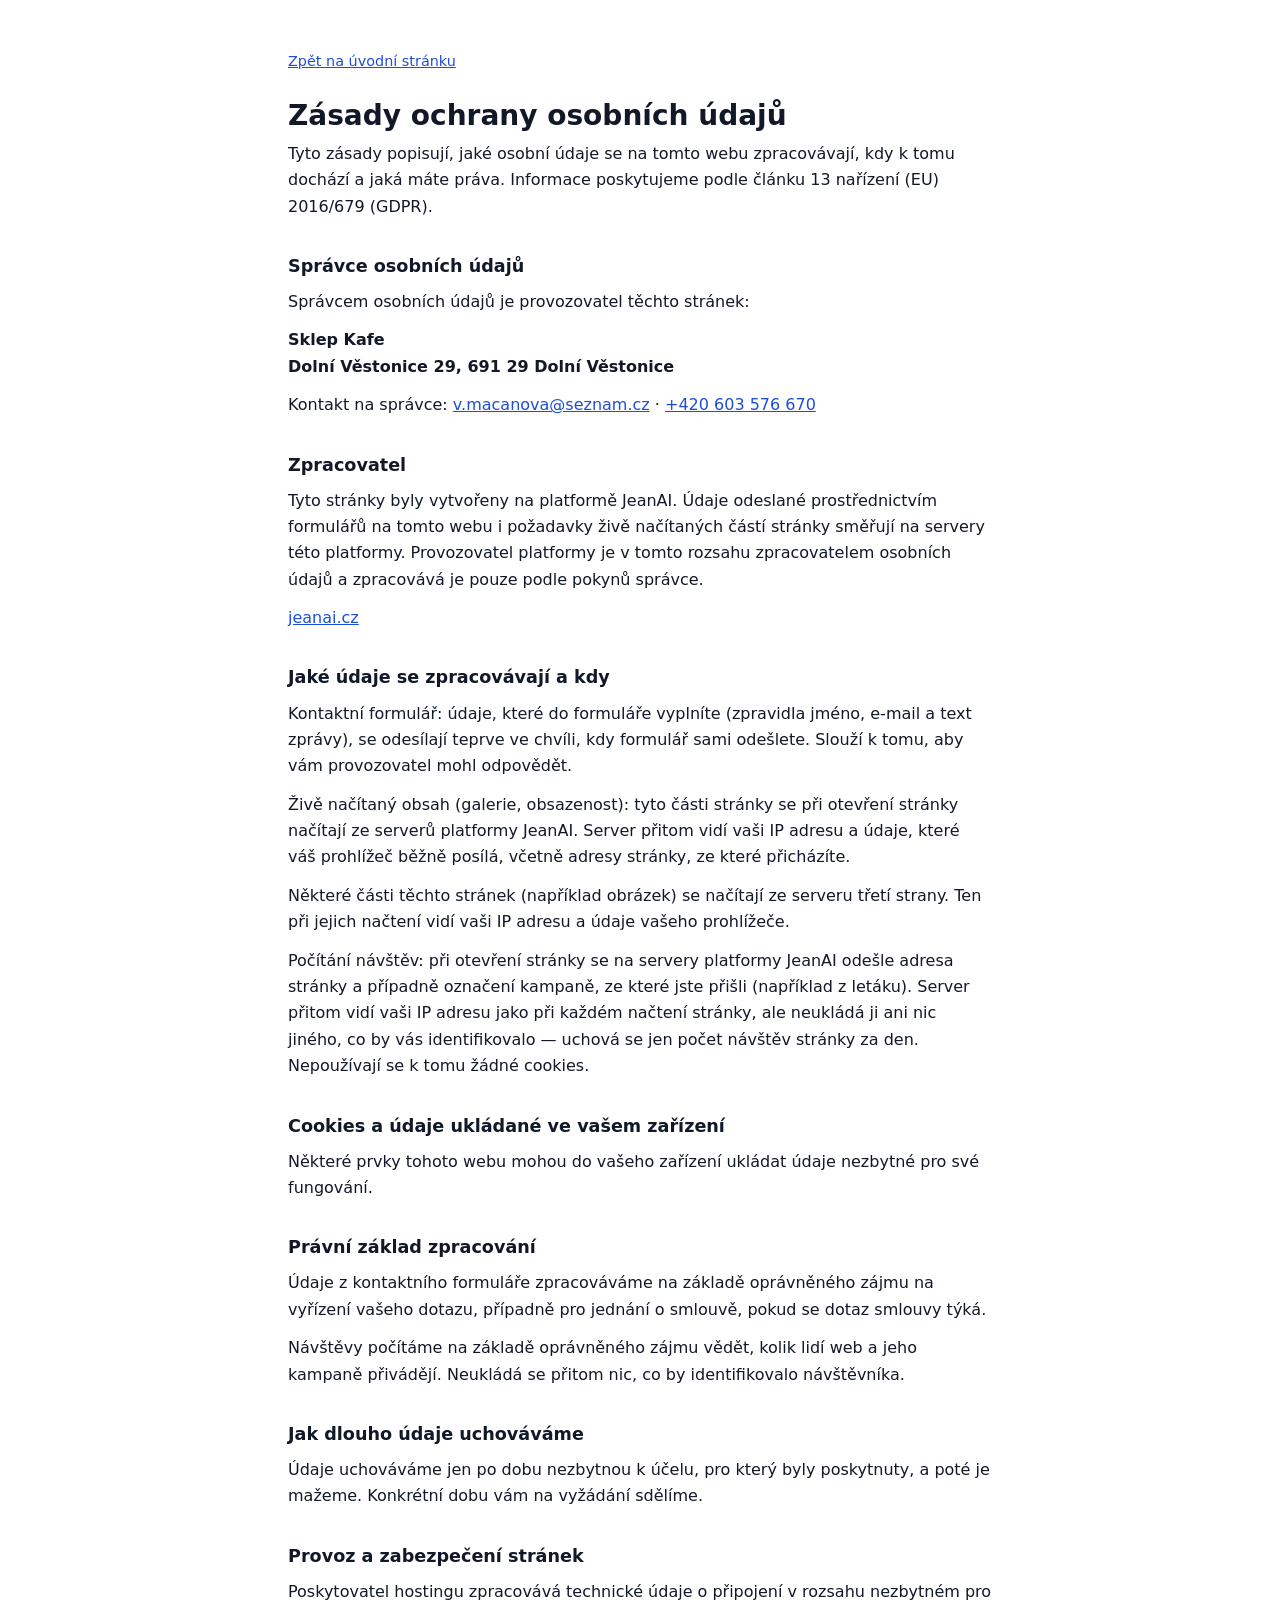
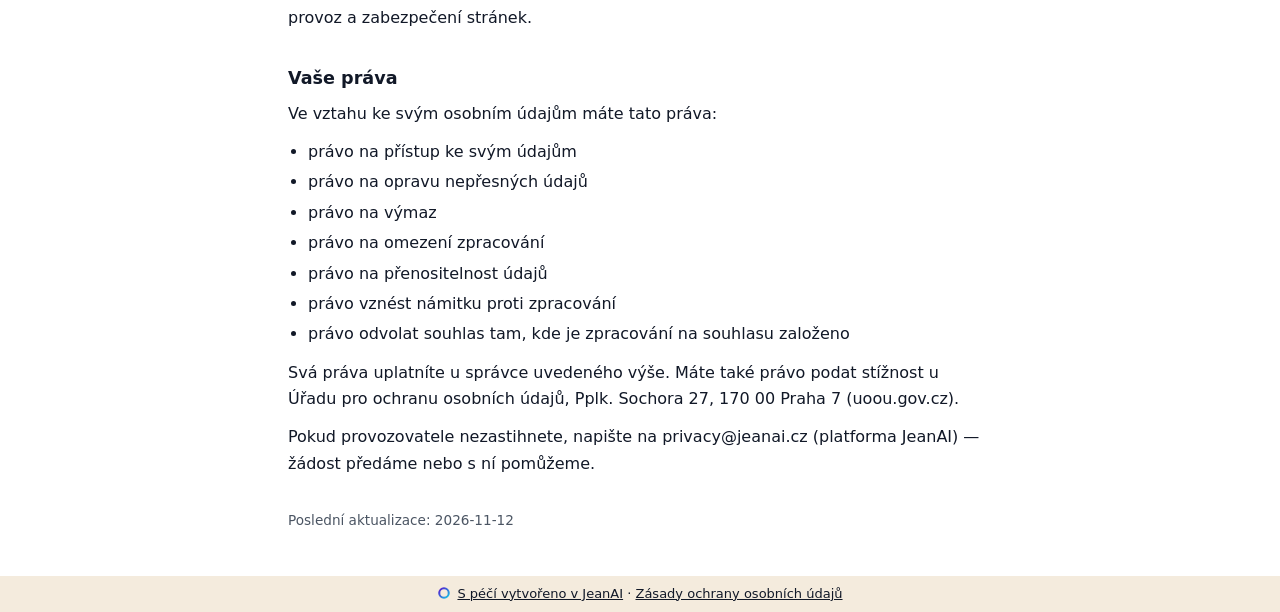
<file: soukromi.html>
<!doctype html><html lang="cs"><head><meta charset="utf-8"><meta name="viewport" content="width=device-width, initial-scale=1"><title>Zásady ochrany osobních údajů</title><style>:root{color-scheme:light}body{margin:0;background:#FFFFFF;color:#111827;font-family:ui-sans-serif,system-ui,-apple-system,'Segoe UI',sans-serif;font-size:16px;line-height:1.65}main{max-width:44rem;margin:0 auto;padding:48px 20px 32px}h1{font-size:1.75rem;line-height:1.25;margin:0 0 8px}h2{font-size:1.1rem;margin:32px 0 8px}p{margin:0 0 12px}ul{margin:0 0 12px;padding-left:1.25rem}li{margin:0 0 4px}a{color:#1D4ED8}.jean-back{display:inline-block;margin-bottom:24px;font-size:0.9rem}.jean-controller{font-weight:600}.jean-updated{margin-top:32px;font-size:0.85rem;color:#4B5563}</style></head><body><main><a class="jean-back" href="/">Zpět na úvodní stránku</a><h1>Zásady ochrany osobních údajů</h1><p>Tyto zásady popisují, jaké osobní údaje se na tomto webu zpracovávají, kdy k tomu dochází a jaká máte práva. Informace poskytujeme podle článku 13 nařízení (EU) 2016/679 (GDPR).</p><section><h2>Správce osobních údajů</h2><p>Správcem osobních údajů je provozovatel těchto stránek:</p><p class="jean-controller">Sklep Kafe<br>Dolní Věstonice 29, 691 29 Dolní Věstonice</p><p>Kontakt na správce: <a href="mailto:v.macanova@seznam.cz">v.macanova@seznam.cz</a> &middot; <a href="tel:+420603576670">+420 603 576 670</a></p></section><section><h2>Zpracovatel</h2><p>Tyto stránky byly vytvořeny na platformě JeanAI. Údaje odeslané prostřednictvím formulářů na tomto webu i požadavky živě načítaných částí stránky směřují na servery této platformy. Provozovatel platformy je v tomto rozsahu zpracovatelem osobních údajů a zpracovává je pouze podle pokynů správce.</p><p><a href="https://jeanai.cz" rel="noopener">jeanai.cz</a></p></section><section><h2>Jaké údaje se zpracovávají a kdy</h2><p>Kontaktní formulář: údaje, které do formuláře vyplníte (zpravidla jméno, e-mail a text zprávy), se odesílají teprve ve chvíli, kdy formulář sami odešlete. Slouží k tomu, aby vám provozovatel mohl odpovědět.</p><p>Živě načítaný obsah (galerie, obsazenost): tyto části stránky se při otevření stránky načítají ze serverů platformy JeanAI. Server přitom vidí vaši IP adresu a údaje, které váš prohlížeč běžně posílá, včetně adresy stránky, ze které přicházíte.</p><p>Některé části těchto stránek (například obrázek) se načítají ze serveru třetí strany. Ten při jejich načtení vidí vaši IP adresu a údaje vašeho prohlížeče.</p><p>Počítání návštěv: při otevření stránky se na servery platformy JeanAI odešle adresa stránky a případně označení kampaně, ze které jste přišli (například z letáku). Server přitom vidí vaši IP adresu jako při každém načtení stránky, ale neukládá ji ani nic jiného, co by vás identifikovalo — uchová se jen počet návštěv stránky za den. Nepoužívají se k tomu žádné cookies.</p></section><section><h2>Cookies a údaje ukládané ve vašem zařízení</h2><p>Některé prvky tohoto webu mohou do vašeho zařízení ukládat údaje nezbytné pro své fungování.</p></section><section><h2>Právní základ zpracování</h2><p>Údaje z kontaktního formuláře zpracováváme na základě oprávněného zájmu na vyřízení vašeho dotazu, případně pro jednání o smlouvě, pokud se dotaz smlouvy týká.</p><p>Návštěvy počítáme na základě oprávněného zájmu vědět, kolik lidí web a jeho kampaně přivádějí. Neukládá se přitom nic, co by identifikovalo návštěvníka.</p></section><section><h2>Jak dlouho údaje uchováváme</h2><p>Údaje uchováváme jen po dobu nezbytnou k účelu, pro který byly poskytnuty, a poté je mažeme. Konkrétní dobu vám na vyžádání sdělíme.</p></section><section><h2>Provoz a zabezpečení stránek</h2><p>Poskytovatel hostingu zpracovává technické údaje o připojení v rozsahu nezbytném pro provoz a zabezpečení stránek.</p></section><section><h2>Vaše práva</h2><p>Ve vztahu ke svým osobním údajům máte tato práva:</p><ul><li>právo na přístup ke svým údajům</li><li>právo na opravu nepřesných údajů</li><li>právo na výmaz</li><li>právo na omezení zpracování</li><li>právo na přenositelnost údajů</li><li>právo vznést námitku proti zpracování</li><li>právo odvolat souhlas tam, kde je zpracování na souhlasu založeno</li></ul><p>Svá práva uplatníte u správce uvedeného výše. Máte také právo podat stížnost u Úřadu pro ochranu osobních údajů, Pplk. Sochora 27, 170 00 Praha 7 (uoou.gov.cz).</p><p>Pokud provozovatele nezastihnete, napište na privacy@jeanai.cz (platforma JeanAI) — žádost předáme nebo s ní pomůžeme.</p></section><p class="jean-updated">Poslední aktualizace: 2026-11-12</p></main><div data-jean-identification="1" aria-label="Údaje o provozovateli" style="background:#F4EBDD!important;color:#111827!important;font-family:var(--font-body, ui-sans-serif), system-ui, -apple-system, sans-serif;font-size:13px!important;line-height:1.6!important;padding:8px 16px;text-align:center;word-break:break-word;display:block!important;visibility:visible!important;opacity:1!important;position:static!important;height:auto!important;max-height:none!important;overflow:visible!important;clip-path:none!important;transform:none!important;content-visibility:visible!important"><span style="display:block!important;visibility:visible!important;opacity:1!important;color:inherit!important;font-size:13px!important;line-height:1.6!important;position:static!important;height:auto!important;max-height:none!important;overflow:visible!important;clip-path:none!important;transform:none!important;text-indent:0!important;letter-spacing:normal!important;word-spacing:normal!important;content-visibility:visible!important"><a href="https://jeanai.cz" rel="noopener" style="display:inline!important;text-decoration:underline;visibility:visible!important;opacity:1!important;color:inherit!important;font-size:13px!important;line-height:1.6!important;position:static!important;height:auto!important;max-height:none!important;overflow:visible!important;clip-path:none!important;transform:none!important;text-indent:0!important;letter-spacing:normal!important;word-spacing:normal!important;content-visibility:visible!important"><svg aria-hidden="true" focusable="false" width="14" height="14" viewBox="0 0 128 128" style="display:inline-block!important;visibility:visible!important;opacity:1!important;width:14px!important;height:14px!important;vertical-align:-2px;margin-right:6px"><defs><linearGradient id="jean-mark-ring" x1="0" y1="0" x2="1" y2="1"><stop offset="0" stop-color="#5814cf"/><stop offset="1" stop-color="#12c9e6"/></linearGradient></defs><circle cx="64" cy="64" r="43.5" fill="none" stroke="url(#jean-mark-ring)" stroke-width="19"/></svg>S péčí vytvořeno v JeanAI</a> · <a href="/soukromi.html" style="display:inline!important;text-decoration:underline;visibility:visible!important;opacity:1!important;color:inherit!important;font-size:13px!important;line-height:1.6!important;position:static!important;height:auto!important;max-height:none!important;overflow:visible!important;clip-path:none!important;transform:none!important;text-indent:0!important;letter-spacing:normal!important;word-spacing:normal!important;content-visibility:visible!important">Zásady ochrany osobních údajů</a></span></div></body></html>
</file>
<file: styles.css>
@font-face{font-family:'Cormorant Garamond';font-style:normal;font-weight:300 700;font-display:swap;src:url("/fonts/cormorantgaramond-latin-ext-var.woff2") format("woff2");unicode-range:U+0100-02BA, U+02BD-02C5, U+02C7-02CC, U+02CE-02D7, U+02DD-02FF, U+0304, U+0308, U+0329, U+1D00-1DBF, U+1E00-1E9F, U+1EF2-1EFF, U+2020, U+20A0-20AB, U+20AD-20C0, U+2113, U+2C60-2C7F, U+A720-A7FF;}
@font-face{font-family:'Cormorant Garamond';font-style:normal;font-weight:300 700;font-display:swap;src:url("/fonts/cormorantgaramond-latin-var.woff2") format("woff2");unicode-range:U+0000-00FF, U+0131, U+0152-0153, U+02BB-02BC, U+02C6, U+02DA, U+02DC, U+0304, U+0308, U+0329, U+2000-206F, U+20AC, U+2122, U+2191, U+2193, U+2212, U+2215, U+FEFF, U+FFFD;}
@font-face{font-family:'Inter';font-style:normal;font-weight:100 900;font-display:swap;src:url("/fonts/inter-latin-ext-var.woff2") format("woff2");unicode-range:U+0100-02BA, U+02BD-02C5, U+02C7-02CC, U+02CE-02D7, U+02DD-02FF, U+0304, U+0308, U+0329, U+1D00-1DBF, U+1E00-1E9F, U+1EF2-1EFF, U+2020, U+20A0-20AB, U+20AD-20C0, U+2113, U+2C60-2C7F, U+A720-A7FF;}
@font-face{font-family:'Inter';font-style:normal;font-weight:100 900;font-display:swap;src:url("/fonts/inter-latin-var.woff2") format("woff2");unicode-range:U+0000-00FF, U+0131, U+0152-0153, U+02BB-02BC, U+02C6, U+02DA, U+02DC, U+0304, U+0308, U+0329, U+2000-206F, U+20AC, U+2122, U+2191, U+2193, U+2212, U+2215, U+FEFF, U+FFFD;}
:root {
  --color-primary: #542B35;
  --color-on-primary: #FFFFFF;
  --color-accent: #B66B50;
  --color-surface: #F4EBDD;
  --color-text: #302522;
  --color-bg: #E9DFD1;
  --color-muted: #796B61;
  --color-bg-alt: color-mix(in srgb, #542B35 6%, #E9DFD1);
  --color-surface-tint: color-mix(in srgb, #B66B50 10%, #F4EBDD);
  --color-surface-strong: color-mix(in srgb, #542B35 14%, #F4EBDD);
  --color-card: color-mix(in srgb, #542B35 7%, #F4EBDD);
  --color-card-strong: color-mix(in srgb, #B66B50 12%, #F4EBDD);
  --color-line: color-mix(in srgb, #302522 10%, transparent);
  --color-line-strong: color-mix(in srgb, #542B35 22%, transparent);
  --color-nav: color-mix(in srgb, #302522 4%, white);
  --color-nav-border: color-mix(in srgb, #542B35 12%, transparent);
  --color-image-placeholder: color-mix(in srgb, #B66B50 9%, #F4EBDD);
  --font-heading: 'Cormorant Garamond', system-ui, sans-serif;
  --font-body: 'Inter', system-ui, sans-serif;
}

body {
  font-family: var(--font-body);
  color: var(--color-text);
  background-color: var(--color-bg);
  margin: 0;
  padding: 0;
}

h1, h2, h3, h4, h5, h6 {
  font-family: var(--font-heading);
}

/* ─── Background systems ─── */
.jean-bg-mesh {
  background-image:
    radial-gradient(at 0% 0%, rgba(84,43,53,0.25) 0%, transparent 55%),
    radial-gradient(at 100% 0%, rgba(182,107,80,0.22) 0%, transparent 55%),
    radial-gradient(at 50% 100%, rgba(84,43,53,0.25) 0%, transparent 50%),
    radial-gradient(at 85% 70%, rgba(182,107,80,0.22) 0%, transparent 45%);
}

.jean-bg-grid {
  background-image: radial-gradient(circle, rgba(121,107,97,0.12) 1.5px, transparent 1.5px);
  background-size: 24px 24px;
}

.jean-bg-spotlight {
  background-image: radial-gradient(ellipse 90% 60% at 50% 0%, rgba(84,43,53,0.22) 0%, transparent 75%);
}

/* ─── Card surface styles ─── */
/* Hero/section-level glass (full blur, applied on hero/cta sections) */
.jean-glass {
  background: rgba(255,255,255,0.85);
  backdrop-filter: blur(12px);
  -webkit-backdrop-filter: blur(12px);
  border: 1px solid rgba(255,255,255,0.80);
  box-shadow: 0 8px 32px rgba(0,0,0,0.08);
}

/* Card-level glass (reduced blur for dense grids — lower composite cost) */
.jean-glass-card {
  background: rgba(255,255,255,0.82);
  backdrop-filter: blur(6px);
  -webkit-backdrop-filter: blur(6px);
  border: 1px solid rgba(255,255,255,0.75);
  box-shadow: 0 4px 16px rgba(0,0,0,0.06);
}

.jean-elevated {
  background: var(--color-card);
  border: 1px solid var(--color-line);
  box-shadow: 0 4px 6px -1px rgba(0,0,0,0.07), 0 10px 15px -3px rgba(0,0,0,0.10);
}

.jean-soft-shadow {
  background: var(--color-card-strong);
  border: 1px solid var(--color-line-strong);
  box-shadow: 0 2px 8px rgba(0,0,0,0.06), 0 4px 16px rgba(0,0,0,0.04);
}

.jean-card {
  background: var(--color-card);
  border: 1px solid var(--color-line);
}

.jean-card-strong {
  background: var(--color-card-strong);
  border: 1px solid var(--color-line-strong);
}

/* 8z46 core-4 — the two card looks that are a SHELL rather than content:
   outlined is a line and no fill, filled is a fill and no line. Neither carries
   a shadow, so the pair reads as a choice against the design's card surface. */
.jean-card-outlined {
  background: transparent;
  border: 1px solid var(--color-line-strong);
  box-shadow: none;
}

.jean-card-filled {
  background: var(--color-card-strong);
  border: 1px solid transparent;
  box-shadow: none;
}

/* 8z49 FP-1 — a section a person laid out by hand. Twelve tracks and rows of a
   named height; the two bands arrive as custom properties so this class can be
   replaced wholesale below the breakpoint, which an inline declaration could
   not be. */
.jean-grid-section {
  display: grid;
  grid-template-columns: repeat(12, minmax(0, 1fr));
  grid-auto-rows: minmax(var(--jean-grid-row, 1rem), auto);
  column-gap: var(--jean-grid-gap, 1.5rem);
  row-gap: 0.5rem;
  /* 8z49 FP-11 — a cell's z-index (its block's layer) is counted inside the
     section and nowhere else: a block sent forward cannot cover the header,
     one sent back cannot drop under the section's own ground. */
  isolation: isolate;
}

/* 8z49 FP-10a (D11) — a cell is where a block SITS, not what it fills. Three
   kinds, from the package's one table (blockCellFit):

     .jean-cell-media    a picture, a video, the mark: laid over the cell by
                         .jean-cell-fill, so it IS the cell somebody drew and
                         gives the row no height of its own
     .jean-cell-box      a card, a group: stretches (a grid item's default) and
                         grows the rows when its content is taller
     .jean-cell-content  a heading, a paragraph, a button: its own size, placed
                         by the justify-items / align-items the cell carries

   Only the fill wrapper and its picture are sized here, never '.jean-grid-cell
   > *': the canvas hangs its grip and its eight handles on the cell as direct
   children, and a rule on every child sized those too.

   The history this replaces — every child of a cell at height 100% — is why
   the owner saw a button stretched across twelve columns and a label in an
   empty box. What stays true from it:

   Review round 1 measured both halves wrong in the first cut. '> img' could
   never match: the shared block path wraps every block in a div, so the
   picture is '.jean-grid-cell div img'. And 'renderImagePrimitive' writes its
   height INLINE (a band, or max-height:360px), which no stylesheet rule can
   outrank without !important — so the Zmena 22 logo in a four-row cell
   painted at 360px with the rest of the cell empty, which is this row's own
   acceptance failing.

   The SIZE is overridden and the FIT is not: 'objectFit' and 'objectPosition'
   are keys the owner chose (8z46 QL-23a, deployed) and the cell has no
   business replacing them. */
.jean-grid-cell {
  min-width: 0;
  min-height: 0;
  display: grid;
  /* 8z49 FP-11 — EVERY cell is positioned, not only a picture's. A picture's
     cell has to be (its fill is laid over it), and a positioned box paints
     above every non-positioned one whatever the document order: measured in a
     browser, a photo covered the words written AFTER it — D3 ("the later
     block paints on top") broken for exactly the words-over-a-photo case.
     With every cell positioned, depth is document order and the layer, and
     nothing else. */
  position: relative;
}

.jean-cell-box > *,
.jean-cell-content > * {
  min-width: 0;
  max-width: 100%;
}

.jean-cell-media {
  position: relative;
}

/* 8z49 D19 — a function's frame (a form, a mount): what it holds stretches
   across the cell and reflows inside it, never past it. */
.jean-grid-frame {
  display: flex;
  flex-direction: column;
  min-width: 0;
  /* A mount's columns are set by VIEWPORT queries (four people across from
     1024 px); in a frame a person drew narrower they would stand four across
     in 390 px. The frame is the container its content answers to instead. */
  container-type: inline-size;
}

/* Only ever FEWER columns than the owner chose (review round 1): two across
   for a list set to three or more — never for a one- or two-column list, or a
   people LIST layout — and one across below 440 px for all. */
@container (max-width: 760px) {
  .jean-grid-frame .jean-widget:is([data-jean-columns="3"], [data-jean-columns="4"], [data-jean-columns="5"]):not([data-jean-people-layout="list"]) .jean-person-grid,
  .jean-grid-frame .jean-widget:is([data-jean-columns="3"], [data-jean-columns="4"], [data-jean-columns="5"]) .jean-gallery-grid,
  /* The podněty mount carries no column attribute (review round 2) — its
     default is three across — so it is lowered unless the owner chose one or two. */
  .jean-grid-frame .jean-widget:not([data-jean-columns="1"]):not([data-jean-columns="2"]) .jean-suggestion-grid {
    grid-template-columns: repeat(2, minmax(0, 1fr)) !important;
  }
}

@container (max-width: 440px) {
  /* The same specificity as the rule above and later, so below 440 px one
     across wins even for a list set to three or more. */
  .jean-grid-frame .jean-widget:is([data-jean-columns]):not([data-jean-columns="1"]) .jean-person-grid,
  .jean-grid-frame .jean-widget:is([data-jean-columns]):not([data-jean-columns="1"]) .jean-gallery-grid,
  .jean-grid-frame .jean-widget:not([data-jean-columns="1"]):not([data-jean-columns="0"]) .jean-suggestion-grid {
    grid-template-columns: minmax(0, 1fr) !important;
  }
}

.jean-grid-frame > * {
  min-width: 0;
  max-width: 100%;
}

/* 8z49 FP-12 — a tilted block's wrapper. A grid like the cell it stands in, so
   a card still stretches to its cell and a heading keeps its own width. */
.jean-cell-turn {
  display: grid;
  min-width: 0;
  min-height: 0;
}

.jean-cell-fill {
  position: absolute;
  inset: 0;
  display: flex;
  flex-direction: column;
}

.jean-cell-fill > :first-child {
  flex: 1 1 auto;
  min-height: 0;
}

.jean-cell-fill img,
.jean-cell-fill iframe,
.jean-cell-fill video {
  width: 100%;
  height: 100% !important;
  max-height: none !important;
}

/* D4, amended by D21 — the phone stacks in 'gridPhoneOrder' (the mark first,
   then bands read left lane first) and releases every height. ONE query,
   and it is the only place 'order' is ever applied: each cell carries the
   number as --jean-cell-order, which does nothing at all until here. Above
   the breakpoint a grid item's 'order' is NOT inert (it paints in
   order-modified document order), and applying it there re-stacked every
   overlapping pair — D3 broken by the one declaration meant to be dead. */
@media (max-width: 767px) {
  .jean-grid-section {
    display: flex;
    flex-direction: column;
    grid-auto-rows: auto;
    gap: var(--jean-grid-gap, 1.5rem);
  }

  .jean-grid-cell {
    display: block;
    width: 100%;
    order: var(--jean-cell-order, 0);
  }

  /* A picture has no drawn cell on a phone: it stands in the column at its
     own proportions, the way the flow shows it. */
  .jean-cell-fill {
    position: static;
    display: block;
  }

  .jean-cell-fill img,
  .jean-cell-fill iframe,
  .jean-cell-fill video {
    height: auto !important;
  }

  .jean-cell-fill iframe {
    aspect-ratio: 16 / 9;
  }

  /* 8z49 D22 — a picture shown whole keeps the height it was drawn at (its
     rows: one unit and a half-unit gap each), held to its side by its own
     'objectPosition'. */
  .jean-cell-contained .jean-cell-fill img {
    height: var(--jean-cell-drawn-height, auto) !important;
  }
}


/* 8z46 QL-2 — two more shells. flat is nothing at all: the icon, the title and
   the words on the section's ground, as the leaflet draws them. elevated is a
   line and a soft shadow, so the card floats above the ground. */
.jean-card-flat {
  background: transparent;
  border: 1px solid transparent;
  box-shadow: none;
}

.jean-card-elevated {
  background: var(--color-card);
  border: 1px solid var(--color-line);
  box-shadow: 0 10px 30px -12px rgba(15,23,42,0.28), 0 2px 6px rgba(15,23,42,0.06);
}

/* 8z50 ER-10 — story: the blog's card (.jean-blog-card) as a look for any card.
   Its surface and line; a feature card and the shared card primitive also take
   its shape (the picture edge to edge on top, the words padded below). */
.jean-card-story {
  background: var(--color-card, var(--color-surface));
  border: 1px solid var(--color-line);
  box-shadow: none;
  overflow: hidden;
}

/* ─── Card behaviors ─── */
.jean-float {
  transition: transform 0.25s ease, box-shadow 0.25s ease;
}

.jean-float:hover {
  transform: translateY(-6px);
  box-shadow: 0 20px 40px rgba(0,0,0,0.14);
}

/* Respect user motion preferences */
@media (prefers-reduced-motion: reduce) {
  .jean-float {
    transition: none;
  }
  .jean-float:hover {
    transform: none;
  }
}

/* ─── Structural design tokens ─── */
/* headingTreatment: underlined — accent underline, works for any alignment */
.jean-site-shell section h2 {
  text-decoration: underline;
  text-decoration-color: var(--color-accent);
  text-decoration-thickness: 3px;
  text-underline-offset: 0.4em;
}

/* lineLanguage: hairline — 1px rules instead of shadows (crisp/technical) */
.jean-site-shell :is(.jean-card, .jean-card-strong, .jean-elevated, .jean-soft-shadow, .jean-glass-card) {
  box-shadow: none;
  border: 1px solid var(--color-line-strong);
}
.jean-site-shell .jean-float:hover {
  box-shadow: none;
  transform: translateY(-3px);
}

/* headerBehavior: sticky — in-page anchors clear the pinned header */
.jean-site-shell section[id],
.jean-site-shell [id]:not(section):not(body) {
  scroll-margin-top: 5.5rem;
}

/* theme.borderRadius — the pictures' corner (8z56 W-6) */
.jean-site-shell {
  --jean-radius: 0px;
  --jean-image-shadow: none;
}

/* jean-bg-fixed — the background holds still, the page scrolls over it. */
@media (min-width: 1024px) and (hover: hover) {
  .jean-site-shell .jean-bg-fixed,
  .jean-site-shell [data-jean-bg-fixed] { background-attachment: fixed; }
}
.jean-site-shell section h1,
.jean-site-shell section h2 { text-wrap: balance; }
/* Inside a photo band's scrim card every block must read white. The blocks
   arrive with their own INLINE color (var(--color-muted) — dark grey), and
   inline beats any selector, so this is the one place !important is the
   honest tool rather than a smell: the band owns legibility on top of a
   photograph, whatever color the block brought with it. */
.jean-site-shell .jean-photo-band :is(p, li, div, span, blockquote) { color: rgba(255,255,255,0.9) !important; }
.jean-site-shell .jean-photo-band a { color: #FFFFFF !important; }
/* The same mechanism for a band painted with --color-primary: the blocks
   arrive carrying an inline var(--color-text), which is the site's INK — dark
   ink on a dark primary, light ink on a light one, wrong either way. The band
   owns legibility on its own fill, so the pair the theme derived wins. */
.jean-site-shell .jean-on-primary :is(p, li, div, span, blockquote, td, th, summary, h1, h2, h3, h4, h5, h6, strong, em) { color: var(--color-on-primary, #fff) !important; }
/* A LINK on that band is its own case: it arrives with the site's accent, and
   the accent on the primary is the one pair the theme cannot make legible
   (8z46 EL-2b review round 2 measured it as primary-on-primary — invisible).
   Underlined label ink, which is what a link on a coloured band is everywhere
   else on the web. */
.jean-site-shell .jean-on-primary a { color: var(--color-on-primary, #fff) !important; text-decoration: underline; }
/* 8z46 EL-7 — a block's own width inside a group's grid on the SHARED block
   path, which emits inline styles and cannot carry a media query. A phone is
   one track (the group's grid is auto-fit), so a span there would grow an
   implicit column and scroll the row sideways; above 768px it spans. */
.jean-site-shell .jean-span { grid-column: auto; }
@media (min-width: 768px) {
  .jean-site-shell .jean-span { grid-column: span var(--jean-span, 1); }
}
html {
  scroll-behavior: smooth;
}

body {
  overflow-x: hidden;
}

.jean-scroll-stage {
  position: relative;
  --jean-scroll-progress: 0;
}

/* Scroll-reveal + parallax are opt-in: only active when the site shell carries
   data-jean-motion="on" (set from the design's decorationDensity = expressive).
   With motion off, .jean-motion-layer is inert and content is simply visible —
   a clean, static baseline instead of every section fading/parallaxing in. */
.jean-motion-layer {
  --jean-parallax-offset: 0px;
}

[data-jean-motion='on'] .jean-motion-layer {
  opacity: 0;
  transform: translate3d(0, calc(28px + var(--jean-parallax-offset)), 0) scale(0.985);
  transition: opacity 0.7s cubic-bezier(0.22, 1, 0.36, 1), transform 0.95s cubic-bezier(0.22, 1, 0.36, 1);
  will-change: transform, opacity;
}

[data-jean-motion='on'] .jean-motion-layer.is-visible {
  opacity: 1;
  transform: translate3d(0, var(--jean-parallax-offset), 0) scale(1);
}

.jean-parallax-up {
  --jean-parallax-offset: 0px;
}

.jean-parallax-down {
  --jean-parallax-offset: 0px;
}

.jean-parallax-subtle {
  --jean-parallax-offset: calc(var(--jean-scroll-progress, 0) * -6px);
}

.jean-panel-layout {
  display: flex;
  flex-direction: column;
  gap: 2rem;
}

.jean-section-shell {
  position: relative;
}

.jean-rhythm-wide {
  width: min(96rem, calc(100vw - 1.5rem));
}

.jean-rhythm-tight {
  width: min(72rem, calc(100vw - 1.5rem));
}

.jean-gallery-columns,
.jean-stagger-grid {
  display: grid;
  gap: 1rem;
}

.jean-stagger-card {
  transition-delay: var(--jean-stagger-delay, 0s);
}

.jean-pullquote-card {
  position: relative;
}

.jean-pullquote-card::before {
  content: '"';
  position: absolute;
  top: 0.35rem;
  left: 1rem;
  font-family: var(--font-heading);
  font-size: clamp(4rem, 7vw, 6rem);
  line-height: 0.8;
  color: color-mix(in srgb, var(--color-primary) 20%, transparent);
  pointer-events: none;
}

.jean-grid-pattern-row {
  width: 100%;
}

.jean-hero-shell {
  position: relative;
}

@media (min-width: 1024px) {
  .jean-panel-layout {
    display: grid;
    grid-template-columns: minmax(0, 0.78fr) minmax(0, 1.22fr);
    gap: 3rem;
    align-items: start;
  }

  /* The 2-column masonry gallery (with an oversized featured first image) is
     opt-in for expressive designs, and it is opted in per SECTION by the
     jean-gallery-panel class the renderer adds only when it chose the panel.
     8z43 WE-4: this used to match every .jean-gallery-columns on a motion-on
     site, where its (0,2,0) specificity beat the Tailwind lg:grid-cols-N the
     owner's column knob had set. The default gallery keeps its own Tailwind
     column classes. */
  [data-jean-motion='on'] .jean-gallery-panel {
    grid-template-columns: repeat(2, minmax(0, 1fr));
    align-items: start;
  }

  [data-jean-motion='on'] .jean-gallery-panel .jean-gallery-card--featured {
    grid-row: span 2;
  }

  .jean-grid-pattern-row[data-row-centered='true'] {
    max-width: calc(100% * var(--jean-row-share, 1));
    margin-left: auto;
    margin-right: auto;
  }

  /* Sticky panels are opt-in; the default is normal document flow (no full-height
     sticky hero stage that overrides the whole layout). */
  [data-jean-motion='on'] .jean-panel-sticky {
    position: sticky;
    top: clamp(5rem, 10vh, 7.5rem);
  }
}

@media (prefers-reduced-motion: reduce) {
  html {
    scroll-behavior: auto;
  }

  /* Scoped to match the gated hidden rule's specificity so reduced-motion always
     reveals content even when motion is on. */
  [data-jean-motion='on'] .jean-motion-layer {
    opacity: 1;
    transform: none;
    transition: none;
  }

  .jean-parallax-up,
  .jean-parallax-down,
  .jean-parallax-subtle {
    --jean-parallax-offset: 0px;
  }

  .jean-pullquote-card::before {
    display: none;
  }

  .jean-float {
    transition: none;
  }

  .jean-float:hover {
    transform: none;
  }
}


/* V3.4b — the runtime's status slot: muted by default, React's red on error. */
.jean-site-shell [data-jean-slot='status'] { color: var(--color-muted); }
.jean-site-shell [data-jean-slot='status'][data-jean-status='error'] { color: #EF4444; }

/* V3.4b part 2 — the shared widget skeletons, painted from theme tokens. */
.jean-widget-empty { text-align: center; font-size: 0.875rem; color: var(--color-muted); margin: 0; }
.jean-widget .jean-gallery-grid { display: grid; grid-template-columns: repeat(auto-fill, minmax(240px, 1fr)); gap: 1rem; }
.jean-widget .jean-gallery-item { position: relative; margin: 0; border-radius: var(--jean-radius, 1rem); overflow: hidden; background: var(--color-image-placeholder, var(--color-surface)); }
.jean-widget .jean-gallery-image { width: 100%; height: 100%; aspect-ratio: 4 / 3; object-fit: cover; display: block; }
/* 8z43 WE-4 (2) — the owner's gallery knobs, read off the mount (galleryMountAttrs in websiteSpecRenderer). The tiers mirror the static grid's Tailwind classes. */
.jean-widget[data-jean-columns] .jean-gallery-grid { grid-template-columns: repeat(1, minmax(0, 1fr)); }
.jean-widget[data-jean-columns="4"] .jean-gallery-grid { grid-template-columns: repeat(2, minmax(0, 1fr)); }
@media (min-width: 640px) { .jean-widget[data-jean-columns="2"] .jean-gallery-grid { grid-template-columns: repeat(2, minmax(0, 1fr)); } }
@media (min-width: 768px) { .jean-widget[data-jean-columns="3"] .jean-gallery-grid { grid-template-columns: repeat(2, minmax(0, 1fr)); } .jean-widget[data-jean-columns="4"] .jean-gallery-grid { grid-template-columns: repeat(3, minmax(0, 1fr)); } }
@media (min-width: 1024px) { .jean-widget[data-jean-columns="3"] .jean-gallery-grid { grid-template-columns: repeat(3, minmax(0, 1fr)); } .jean-widget[data-jean-columns="4"] .jean-gallery-grid { grid-template-columns: repeat(4, minmax(0, 1fr)); } }
.jean-widget[data-jean-size="s"] .jean-gallery-grid { max-width: 48rem; margin-left: auto; margin-right: auto; }
.jean-widget[data-jean-size="m"] .jean-gallery-grid { max-width: 64rem; margin-left: auto; margin-right: auto; }
.jean-widget[data-jean-aspect="square"] .jean-gallery-image { aspect-ratio: 1 / 1; }
.jean-widget[data-jean-aspect="portrait"] .jean-gallery-image { aspect-ratio: 3 / 4; }
.jean-widget[data-jean-aspect="landscape"] .jean-gallery-image { aspect-ratio: 16 / 9; }
.jean-widget[data-jean-aspect="auto"] .jean-gallery-image { aspect-ratio: auto; height: auto; }
.jean-widget .jean-gallery-caption { position: absolute; left: 0; right: 0; bottom: 0; padding: 0.75rem; font-size: 0.875rem; color: #fff; background: linear-gradient(to top, rgba(0,0,0,0.72), rgba(0,0,0,0)); }
/* 8z44 BS-2 — the people of an organisation. Round photo, initials when there
   is none; the grid takes the section's own column count off the mount, the way
   the gallery's does. The list layout is one per row, photo beside text. */
.jean-widget .jean-person-grid { display: grid; grid-template-columns: repeat(1, minmax(0, 1fr)); gap: 1.5rem; }
@media (min-width: 640px) { .jean-widget .jean-person-grid { grid-template-columns: repeat(2, minmax(0, 1fr)); } }
@media (min-width: 1024px) {
  .jean-widget[data-jean-columns="2"] .jean-person-grid { grid-template-columns: repeat(2, minmax(0, 1fr)); }
  .jean-widget[data-jean-columns="3"] .jean-person-grid { grid-template-columns: repeat(3, minmax(0, 1fr)); }
  .jean-widget[data-jean-columns="4"] .jean-person-grid { grid-template-columns: repeat(4, minmax(0, 1fr)); }
  .jean-widget[data-jean-columns="5"] .jean-person-grid { grid-template-columns: repeat(5, minmax(0, 1fr)); }
}
.jean-widget[data-jean-people-layout="list"] .jean-person-grid { grid-template-columns: repeat(1, minmax(0, 1fr)); }
.jean-widget[data-jean-people-layout="list"] .jean-person-card { flex-direction: row; text-align: left; align-items: flex-start; }
.jean-widget .jean-person-card { display: flex; flex-direction: column; align-items: center; text-align: center; gap: 0.75rem; padding: 1.5rem; border-radius: 1rem; background: var(--color-surface); border: 1px solid var(--color-line); }
.jean-widget .jean-person-avatar { width: 7rem; height: 7rem; flex: 0 0 auto; border-radius: 9999px; overflow: hidden; display: flex; align-items: center; justify-content: center; background: var(--color-image-placeholder, var(--color-surface)); }
.jean-widget .jean-person-photo { width: 100%; height: 100%; object-fit: cover; display: block; }
.jean-widget .jean-person-initials { font-size: 1.5rem; font-weight: 600; color: var(--color-primary); }
.jean-widget .jean-person-name { font-family: var(--font-heading); font-size: 1.125rem; font-weight: 600; color: var(--color-text); margin: 0; }
.jean-widget .jean-person-role { font-size: 0.875rem; font-weight: 500; color: var(--color-primary); margin: 0; }
.jean-widget .jean-person-text { font-size: 0.875rem; line-height: 1.6; color: var(--color-muted); margin: 0; }
.jean-widget .jean-person-date { font-size: 0.8rem; color: var(--color-muted); margin: 0; }
/* 8z46 core-3 — a people section written as groups keeps them once managed: each
   run of people under its group's sub-heading, sized like the static walk's group
   heading (text-2xl, lg:text-3xl, semibold, the heading font, mb-3), so the section
   does not change shape the day it becomes managed. */
.jean-widget .jean-person-group + .jean-person-group { margin-top: 2.5rem; }
.jean-widget .jean-person-group-heading { font-family: var(--font-heading); font-size: 1.5rem; line-height: 2rem; font-weight: 600; color: var(--color-text); margin: 0 0 0.75rem; }
@media (min-width: 1024px) { .jean-widget .jean-person-group-heading { font-size: 1.875rem; line-height: 2.25rem; } }
/* PN-3 / 8z44 — the approved podnety. The markup shipped from the first day
   (freeStyleWidgets.suggestions) and this stylesheet had no rule for a single
   one of its classes, so a spec site rendered a stranger's photograph, title,
   words, name and date as one unstyled column of text. Measured on the live
   campaign site, on the feature the site exists for.

   Three across on a desktop like the people grid beside it, and the same card
   face (surface, line, radius) so the two read as one site. The photo is a
   fixed 4/3 crop: podnet photographs arrive from phones in every proportion,
   and a grid of ragged heights is what made the first draft look broken. */
.jean-widget .jean-suggestion-grid { display: grid; grid-template-columns: repeat(1, minmax(0, 1fr)); gap: 1.5rem; }
@media (min-width: 640px) { .jean-widget .jean-suggestion-grid { grid-template-columns: repeat(2, minmax(0, 1fr)); } }
@media (min-width: 1024px) { .jean-widget .jean-suggestion-grid { grid-template-columns: repeat(3, minmax(0, 1fr)); } }
.jean-widget[data-jean-columns="1"] .jean-suggestion-grid { grid-template-columns: repeat(1, minmax(0, 1fr)); }
@media (min-width: 1024px) {
  .jean-widget[data-jean-columns="2"] .jean-suggestion-grid { grid-template-columns: repeat(2, minmax(0, 1fr)); }
  .jean-widget[data-jean-columns="4"] .jean-suggestion-grid { grid-template-columns: repeat(4, minmax(0, 1fr)); }
}
.jean-widget .jean-suggestion-card { display: flex; flex-direction: column; overflow: hidden; border-radius: 1rem; background: var(--color-surface); border: 1px solid var(--color-line); }
.jean-widget .jean-suggestion-photo { display: block; width: 100%; aspect-ratio: 4 / 3; object-fit: cover; background: var(--color-image-placeholder, var(--color-surface)); cursor: zoom-in; }
.jean-widget .jean-suggestion-body { display: flex; flex-direction: column; gap: 0.5rem; padding: 1.25rem; }
.jean-widget .jean-suggestion-title { font-family: var(--font-heading); font-size: 1.05rem; font-weight: 600; color: var(--color-text); margin: 0; }
/* The visitor's own words, wrapped rather than clamped: a podnet is short by
   construction and the card that hides half of it is the card nobody trusts. */
.jean-widget .jean-suggestion-text { font-size: 0.9rem; line-height: 1.6; color: var(--color-text); margin: 0; white-space: pre-wrap; overflow-wrap: anywhere; }
.jean-widget .jean-suggestion-meta { display: flex; flex-wrap: wrap; align-items: baseline; gap: 0.5rem; margin: 0.25rem 0 0; font-size: 0.8rem; color: var(--color-muted); }
/* The author and the date were running together into one word on the live
   site ("Vas Zan Baklazan9. zari 2026") because nothing separated them. */
.jean-widget .jean-suggestion-author { font-weight: 600; color: var(--color-text); }
.jean-widget .jean-suggestion-author::after { content: "·"; margin-left: 0.5rem; font-weight: 400; color: var(--color-muted); }
/* 8z40 PN-8 — Souhlasim. A quiet pill under the card's meta line that fills
   with the brand colour once this visitor pressed it; the count rides inside
   it, so "Souhlasim · 12" is one thing to read and one thing to press. The
   same button stands in the form's similar-podnet prompt, which is outside the
   widget mount — hence the second selector on each rule. */
/* 8z40 PN-9 — the site's answer, under the visitor's words and set apart
   from them: a line in the brand colour down its left edge says "this is the
   site speaking", which a second card inside the card would overstate. */
.jean-widget .jean-suggestion-reply { margin-top: 0.5rem; padding: 0.6rem 0 0.1rem 0.85rem; border-left: 3px solid var(--color-primary); }
.jean-widget .jean-suggestion-reply-meta { display: flex; flex-wrap: wrap; align-items: baseline; gap: 0.5rem; margin: 0 0 0.25rem; font-size: 0.8rem; color: var(--color-muted); }
.jean-widget .jean-suggestion-reply-by { font-weight: 600; color: var(--color-text); }
.jean-widget .jean-suggestion-reply-by + .jean-suggestion-reply-date::before { content: "·"; margin-right: 0.5rem; }
.jean-widget .jean-suggestion-reply-text { font-size: 0.9rem; line-height: 1.6; color: var(--color-text); margin: 0; white-space: pre-wrap; overflow-wrap: anywhere; }
.jean-widget .jean-suggestion-actions { margin-top: 0.5rem; }
.jean-widget .jean-suggestion-agree, .jean-suggestion-similar .jean-suggestion-agree { display: inline-flex; align-items: baseline; padding: 0.35rem 0.85rem; border-radius: 999px; border: 1px solid var(--color-line); background: transparent; color: var(--color-text); font: inherit; font-size: 0.85rem; font-weight: 600; cursor: pointer; transition: background-color 0.15s ease, color 0.15s ease, border-color 0.15s ease; }
.jean-widget .jean-suggestion-agree:hover, .jean-suggestion-similar .jean-suggestion-agree:hover { border-color: var(--color-primary); }
.jean-widget .jean-suggestion-agree[aria-pressed="true"], .jean-suggestion-similar .jean-suggestion-agree[aria-pressed="true"] { background: var(--color-primary); border-color: var(--color-primary); color: var(--color-on-primary, #fff); }
.jean-widget .jean-suggestion-agree[data-jean-busy="1"], .jean-suggestion-similar .jean-suggestion-agree[data-jean-busy="1"] { opacity: 0.6; cursor: progress; }
.jean-suggestion-agree-count { font-weight: 400; white-space: pre; }
.jean-suggestion-agree-status { color: var(--color-muted); }
/* 8z40 PN-10 — visitors' replies, approved: quieter than the site's answer
   (no brand line), each a name, a date and the words. "Odpovedet" sits beside
   "Souhlasim" as a text button, and its form opens under the card. */
.jean-widget .jean-suggestion-visitor-replies { margin-top: 0.5rem; display: grid; gap: 0.5rem; }
.jean-widget .jean-suggestion-visitor-reply { padding: 0.5rem 0.75rem; border-radius: 0.5rem; background: var(--color-surface); }
.jean-widget .jean-suggestion-visitor-reply-meta { display: flex; flex-wrap: wrap; align-items: baseline; gap: 0.5rem; margin: 0 0 0.2rem; font-size: 0.78rem; color: var(--color-muted); }
.jean-widget .jean-suggestion-visitor-reply-by { font-weight: 600; color: var(--color-text); }
.jean-widget .jean-suggestion-visitor-reply-by + .jean-suggestion-visitor-reply-date::before { content: "·"; margin-right: 0.5rem; }
.jean-widget .jean-suggestion-visitor-reply-text { font-size: 0.88rem; line-height: 1.55; color: var(--color-text); margin: 0; white-space: pre-wrap; overflow-wrap: anywhere; }
.jean-widget .jean-suggestion-visitor-replies-more > summary { cursor: pointer; font-size: 0.82rem; font-weight: 600; color: var(--color-primary); }
.jean-widget .jean-suggestion-visitor-replies-more[open] > summary { margin-bottom: 0.5rem; }
.jean-widget .jean-suggestion-actions { display: flex; flex-wrap: wrap; align-items: center; gap: 0.5rem; }
.jean-widget .jean-suggestion-actions > :not(button) { flex-basis: 100%; }
.jean-widget .jean-suggestion-respond { padding: 0.35rem 0.5rem; border: none; background: transparent; color: var(--color-primary); font: inherit; font-size: 0.85rem; font-weight: 600; cursor: pointer; }
.jean-widget .jean-suggestion-respond[aria-expanded="true"] { text-decoration: underline; }
.jean-widget .jean-suggestion-respond-form-input { padding: 0.5rem 0.65rem; border-radius: 0.5rem; border: 1px solid var(--color-line); background: var(--color-bg, transparent); color: var(--color-text); }
.jean-widget .jean-suggestion-respond-form-note, .jean-widget .jean-suggestion-respond-form-status { color: var(--color-muted); }
.jean-widget .jean-suggestion-respond-form-submit { padding: 0.45rem 1rem; border-radius: 999px; border: none; background: var(--color-primary); color: var(--color-on-primary, #fff); font: inherit; font-size: 0.85rem; font-weight: 600; cursor: pointer; }
.jean-widget .jean-suggestion-respond-form[data-jean-busy="1"] .jean-suggestion-respond-form-submit { opacity: 0.6; cursor: progress; }
.jean-widget .jean-suggestion-note { margin: 1rem 0 0; font-size: 0.78rem; color: var(--color-muted); }
/* The form's prompt: published podnety that look like the title being typed. */
.jean-suggestion-similar { margin-top: 0.5rem; padding: 0.75rem 0.9rem; border-radius: 0.75rem; border: 1px solid var(--color-line); background: var(--color-surface); }
.jean-suggestion-similar[hidden] { display: none; }
.jean-suggestion-similar-lead { margin: 0 0 0.5rem; font-size: 0.85rem; font-weight: 600; color: var(--color-text); }
.jean-suggestion-similar-item { display: flex; flex-wrap: wrap; align-items: center; justify-content: space-between; gap: 0.5rem; padding: 0.3rem 0; }
.jean-suggestion-similar-title { font-size: 0.85rem; color: var(--color-text); }
/* The three photo cuts, read off the MOUNT (peopleMountAttrs) — so the managed
   widget and the static card agree, and an owner who adds a sixteenth candidate
   in Funkce webu does not watch the section change shape.

   No markup change: round is the default the section was born with and emits
   nothing here, and the other two are reachable from the same avatar div. */
.jean-widget[data-jean-photo-style="square"] .jean-person-avatar { border-radius: 1rem; }
/* cover is the one that changes the CARD. The picture goes full-bleed across
   the top, so the padding moves off the article and onto the text — otherwise
   the photograph sits in a 1.5rem frame, which is the thing this style exists
   to avoid. */
.jean-widget[data-jean-photo-style="cover"] .jean-person-card { padding: 0 0 1.5rem; gap: 0; overflow: hidden; }
.jean-widget[data-jean-photo-style="cover"] .jean-person-avatar { width: 100%; height: auto; aspect-ratio: 4 / 3; border-radius: 0; flex: 0 0 auto; }
.jean-widget[data-jean-photo-style="cover"] .jean-person-body { display: flex; flex-direction: column; gap: 0.5rem; width: 100%; padding: 1.25rem 1.5rem 0; }
/* A list row keeps its avatar whatever the style says: a cover photograph
   beside text is not a composition this section has. */
.jean-widget[data-jean-people-layout="list"][data-jean-photo-style="cover"] .jean-person-card { padding: 1.5rem; gap: 0.75rem; }
.jean-widget[data-jean-people-layout="list"][data-jean-photo-style="cover"] .jean-person-avatar { width: 7rem; height: 7rem; aspect-ratio: auto; border-radius: 9999px; }
.jean-widget[data-jean-people-layout="list"][data-jean-photo-style="cover"] .jean-person-body { padding: 0; }
.jean-widget .jean-menu-group { margin-bottom: 1.75rem; }
.jean-widget .jean-menu-group:last-child { margin-bottom: 0; }
.jean-widget .jean-menu-category { font-family: var(--font-heading); font-size: 1.15rem; font-weight: 700; color: var(--color-text); margin: 0 0 0.75rem; }
.jean-widget .jean-menu-list { list-style: none; margin: 0; padding: 0; display: flex; flex-direction: column; gap: 0.75rem; }
.jean-widget .jean-menu-row { display: flex; justify-content: space-between; align-items: baseline; gap: 1rem; }
.jean-widget .jean-menu-name { font-weight: 600; color: var(--color-text); }
.jean-widget .jean-menu-price { white-space: nowrap; font-weight: 600; color: var(--color-primary); }
.jean-widget .jean-menu-description { margin: 0.15rem 0 0; font-size: 0.875rem; color: var(--color-muted); }
/* 8z56 W-5 — a programme, the next event first */
.jean-widget .jean-events-list { list-style: none; margin: 0; padding: 0; display: grid; gap: 1rem; }
.jean-widget .jean-events-item { display: flex; gap: 1rem; align-items: flex-start; padding: 1rem 1.25rem; border-radius: var(--jean-radius, 1rem); background: var(--color-card); border: 1px solid var(--color-line); }
.jean-widget .jean-events-image { width: 7rem; height: 5rem; flex-shrink: 0; object-fit: cover; border-radius: var(--jean-radius, .75rem); display: block; }
.jean-widget .jean-events-body { display: grid; gap: .25rem; min-width: 0; }
.jean-widget .jean-events-when { margin: 0; display: flex; flex-wrap: wrap; gap: .6rem; font-size: .8rem; font-weight: 600; letter-spacing: .02em; text-transform: uppercase; color: var(--color-primary); }
.jean-widget .jean-events-title { margin: 0; font-size: 1.1rem; font-weight: 700; color: var(--color-text); }
.jean-widget .jean-events-line { margin: 0; color: var(--color-muted); }
/* 8z66 E-2 — where and by whom */
.jean-widget .jean-events-place { margin: 0; font-weight: 600; color: var(--color-text); }
.jean-widget .jean-events-speaker { margin: 0; color: var(--color-muted); }
.jean-widget .jean-hours-list { list-style: none; margin: 0; padding: 0; }
.jean-widget .jean-hours-row { display: flex; justify-content: space-between; align-items: baseline; gap: 1rem; padding: 0.6rem 0; border-bottom: 1px solid var(--color-line); }
.jean-widget .jean-hours-row:last-child { border-bottom: none; }
.jean-widget .jean-hours-day { font-weight: 600; color: var(--color-text); }
.jean-widget .jean-hours-time { color: var(--color-text); }
.jean-widget .jean-hours-closed { color: var(--color-muted); }
.jean-widget .jean-hours-note { font-size: 0.85rem; color: var(--color-muted); }
.jean-widget .jean-downloads-list { list-style: none; margin: 0; padding: 0; display: flex; flex-direction: column; gap: 0.75rem; }
.jean-widget .jean-downloads-item { display: flex; align-items: baseline; justify-content: space-between; gap: 1rem; flex-wrap: wrap; }
.jean-widget .jean-downloads-link { display: inline-block; padding: 0.55rem 1.1rem; border-radius: 0.6rem; background: var(--color-primary); color: var(--color-on-primary, #fff); font-weight: 600; text-decoration: none; }
.jean-widget .jean-downloads-link:hover { filter: brightness(0.94); }
.jean-widget .jean-downloads-meta { font-size: 0.85rem; color: var(--color-muted); }
/* D-v12 — a placed document's pages, all CSS: the markup is baked and must be
   right before (and without) JavaScript. T102 ML-2 — every layout stands in
   one centred box no wider than the readable column, a size step narrower;
   the strip is the gallery carousel's sheet, each page its own shape. */
.jean-widget .jean-docpages-sheet { display: flex; flex-direction: column; gap: 1.25rem; max-width: 48rem; margin-left: auto; margin-right: auto; }
.jean-widget[data-jean-size="m"] .jean-docpages-sheet { max-width: 36rem; }
.jean-widget[data-jean-size="s"] .jean-docpages-sheet { max-width: 24rem; }
.jean-widget .jean-docpage { margin: 0; border-radius: 0.9rem; overflow: hidden; background: var(--color-image-placeholder, var(--color-surface)); box-shadow: 0 8px 28px rgba(0,0,0,0.10); }
.jean-widget .jean-docpage-link { display: block; }
.jean-widget .jean-docpage-image { display: block; width: 100%; height: auto; }
.jean-widget .jean-docpages--row .jean-docpages-sheet, .jean-widget .jean-docpages--grid .jean-docpages-sheet { display: grid; gap: 1rem; align-items: start; }
.jean-widget .jean-docpages--row .jean-docpages-sheet { grid-template-columns: repeat(auto-fit, minmax(min(10rem, 100%), 1fr)); }
.jean-widget .jean-docpages--grid .jean-docpages-sheet { grid-template-columns: repeat(auto-fit, minmax(calc(50% - 0.5rem), 1fr)); }
@media (min-width: 1024px) { .jean-widget .jean-docpages--grid.jean-docpages--many .jean-docpages-sheet { grid-template-columns: repeat(3, minmax(0, 1fr)); } }
.jean-widget .jean-docpages--carousel .jean-docpages-sheet { display: block; }
.jean-widget .jean-docpage-text { margin-top: 2.5rem; padding-top: 1.75rem; border-top: 1px solid var(--color-line); }
.jean-widget .jean-docpage-text-heading { font-family: var(--font-heading); font-size: 1rem; font-weight: 700; color: var(--color-muted); text-transform: uppercase; letter-spacing: 0.06em; margin: 0 0 1.25rem; }
/* The announcement strip keeps the React strip's fixed high-contrast tints —
   attention chrome, deliberately not theme tokens. */
.jean-widget .jean-announcement { display: flex; align-items: center; gap: 1rem; padding: 0.65rem 1.5rem; font-size: 0.875rem; font-weight: 500; border-bottom: 1px solid; }
.jean-widget .jean-announcement.is-info { background: #eff6ff; color: #1e40af; border-color: #bfdbfe; }
.jean-widget .jean-announcement.is-warning { background: #fffbeb; color: #92400e; border-color: #fde68a; }
.jean-widget .jean-announcement.is-success { background: #ecfdf5; color: #065f46; border-color: #a7f3d0; }
.jean-widget .jean-announcement-text { margin: 0; flex: 1; line-height: 1.45; }
.jean-widget .jean-announcement-link { color: inherit; font-weight: 600; text-decoration: underline; white-space: nowrap; }
.jean-widget .jean-occupancy { display: grid; gap: 1.5rem; }
@media (min-width: 640px) { .jean-widget .jean-occupancy { grid-template-columns: 1fr 1fr; } }
.jean-widget .jean-occupancy-month { background: var(--color-card, var(--color-surface)); border: 1px solid var(--color-line); border-radius: 1rem; padding: 1rem; }
.jean-widget .jean-occupancy-title { text-align: center; font-family: var(--font-heading); font-weight: 600; font-size: 1rem; color: var(--color-text); margin: 0 0 0.75rem; }
.jean-widget .jean-occupancy-grid { list-style: none; margin: 0; padding: 0; display: grid; grid-template-columns: repeat(7, 1fr); gap: 0.25rem; }
.jean-widget .jean-occupancy-day { display: flex; align-items: center; justify-content: center; aspect-ratio: 1 / 1; font-size: 0.8rem; border-radius: 0.375rem; border: 1px solid var(--color-line); color: var(--color-text); }
.jean-widget .jean-occupancy-day.is-booked { background: var(--color-primary); border-color: var(--color-primary); color: var(--color-on-primary, #fff); }
.jean-widget .jean-occupancy-pad { border: none; }
.jean-widget .jean-occupancy-legend { grid-column: 1 / -1; display: flex; align-items: center; justify-content: center; gap: 1rem; margin: 0; font-size: 0.8rem; color: var(--color-muted); }
.jean-widget .jean-occupancy-key { display: inline-block; width: 0.8rem; height: 0.8rem; border-radius: 0.2rem; border: 1px solid var(--color-line); margin-right: 0.35rem; vertical-align: -0.1rem; }
.jean-widget .jean-occupancy-key.is-booked { background: var(--color-primary); border-color: var(--color-primary); }
.jean-widget .jean-blog-list { display: grid; gap: 1.5rem; grid-template-columns: repeat(auto-fill, minmax(260px, 1fr)); }
.jean-widget .jean-blog-card { background: var(--color-card, var(--color-surface)); border: 1px solid var(--color-line); border-radius: 1rem; overflow: hidden; display: flex; flex-direction: column; }
.jean-widget .jean-blog-cover { width: 100%; aspect-ratio: 1 / 1; object-fit: cover; display: block; }
.jean-widget .jean-blog-body { padding: 1rem 1.25rem 1.25rem; display: flex; flex-direction: column; gap: 0.5rem; }
.jean-widget .jean-blog-date { font-size: 0.75rem; color: var(--color-muted); }
.jean-widget .jean-blog-title { margin: 0; font-family: var(--font-heading); font-size: 1.05rem; color: var(--color-text); }
.jean-widget .jean-blog-excerpt { margin: 0; font-size: 0.875rem; color: var(--color-muted); line-height: 1.5; }
.jean-widget .jean-blog-detail summary { cursor: pointer; list-style: none; }
.jean-widget .jean-blog-link { font-size: 0.875rem; font-weight: 600; color: var(--color-primary); }
.jean-widget .jean-blog-full { margin-top: 0.5rem; font-size: 0.875rem; color: var(--color-text); white-space: pre-wrap; }

/* layout.edge — the section below draws the edge: its own ground, mirrored (8z80 SD-7) */
.jean-site-shell {
  --jean-edge-height: 4rem;
}
@media (max-width: 767px) {
  .jean-site-shell {
    --jean-edge-height: 2.5rem;
  }
}
.jean-site-shell [data-jean-edge-above]:is(section, footer),
.jean-site-shell [data-jean-edge-above] > section {
  position: relative;
}
.jean-site-shell [data-jean-edge-above]:is(section, footer)::before,
.jean-site-shell [data-jean-edge-above]:is(section, footer)::after,
.jean-site-shell [data-jean-edge-above] > section::before,
.jean-site-shell [data-jean-edge-above] > section::after {
  content: "";
  position: absolute;
  inset: 0;
  transform-origin: top;
  transform: translateY(1px) scaleY(-1);
  background: inherit;
  pointer-events: none;
  -webkit-mask: var(--jean-edge-shape) top / 100% calc(var(--jean-edge-height) + 1px) no-repeat;
  mask: var(--jean-edge-shape) top / 100% calc(var(--jean-edge-height) + 1px) no-repeat;
}
.jean-site-shell [data-jean-edge-above]:is(section, footer)::before,
.jean-site-shell [data-jean-edge-above] > section::before {
  background: var(--color-bg);
  -webkit-mask-position: 0 -2px;
  mask-position: 0 -2px;
}
.jean-site-shell [data-jean-edge-below] {
  isolation: isolate;
}
.jean-site-shell .jean-edge-room {
  padding-block: var(--jean-edge-height);
}
.jean-site-shell [data-jean-edge-above="wave"] {
  --jean-edge-shape: url("data:image/svg+xml,%3Csvg%20xmlns%3D'http%3A%2F%2Fwww.w3.org%2F2000%2Fsvg'%20viewBox%3D'0%200%201440%2064'%20preserveAspectRatio%3D'none'%3E%3Cpath%20transform%3D'translate(0%2064)%20scale(1%20-1)'%20d%3D'M0%2C64%20H1440%20V24%20C1200%2C72%20960%2C72%20720%2C40%20C480%2C8%20240%2C8%200%2C48%20Z'%2F%3E%3C%2Fsvg%3E");
}
.jean-site-shell [data-jean-edge-above="curve"] {
  --jean-edge-shape: url("data:image/svg+xml,%3Csvg%20xmlns%3D'http%3A%2F%2Fwww.w3.org%2F2000%2Fsvg'%20viewBox%3D'0%200%201440%2064'%20preserveAspectRatio%3D'none'%3E%3Cpath%20transform%3D'translate(0%2064)%20scale(1%20-1)'%20d%3D'M0%2C64%20H1440%20V0%20Q720%2C128%200%2C0%20Z'%2F%3E%3C%2Fsvg%3E");
}
.jean-site-shell [data-jean-edge-above="slant"] {
  --jean-edge-shape: url("data:image/svg+xml,%3Csvg%20xmlns%3D'http%3A%2F%2Fwww.w3.org%2F2000%2Fsvg'%20viewBox%3D'0%200%201440%2064'%20preserveAspectRatio%3D'none'%3E%3Cpath%20transform%3D'translate(0%2064)%20scale(1%20-1)'%20d%3D'M0%2C64%20L1440%2C64%20L1440%2C0%20Z'%2F%3E%3C%2Fsvg%3E");
}
</file>
<file: assets/utilities.css>
/*! tailwindcss v4.3.3 | MIT License | https://tailwindcss.com */
@layer properties;
@layer theme, base, components, utilities;
@layer theme {
  :root, :host {
    --font-sans: -apple-system, BlinkMacSystemFont, "Segoe UI", Roboto, "Helvetica Neue",
      "Noto Sans", Arial, sans-serif, "Apple Color Emoji", "Segoe UI Emoji",
      "Segoe UI Symbol", "Noto Color Emoji";
    --font-mono: ui-monospace, SFMono-Regular, Menlo, Monaco, Consolas, "Liberation Mono",
      "Courier New", monospace;
    --spacing: 0.25rem;
    --container-2xl: 42rem;
    --container-3xl: 48rem;
    --container-4xl: 56rem;
    --container-7xl: 80rem;
    --text-sm: 0.875rem;
    --text-sm--line-height: calc(1.25 / 0.875);
    --text-lg: 1.125rem;
    --text-lg--line-height: calc(1.75 / 1.125);
    --text-xl: 1.25rem;
    --text-xl--line-height: calc(1.75 / 1.25);
    --text-3xl: 1.875rem;
    --text-3xl--line-height: calc(2.25 / 1.875);
    --text-4xl: 2.25rem;
    --text-4xl--line-height: calc(2.5 / 2.25);
    --text-5xl: 3rem;
    --text-5xl--line-height: 1;
    --text-7xl: 4.5rem;
    --text-7xl--line-height: 1;
    --font-weight-medium: 500;
    --font-weight-semibold: 600;
    --font-weight-bold: 700;
    --tracking-tight: -0.025em;
    --radius-xl: 0.75rem;
    --radius-3xl: 1.5rem;
    --default-transition-duration: 150ms;
    --default-transition-timing-function: cubic-bezier(0.4, 0, 0.2, 1);
    --default-font-family: var(--font-sans);
    --default-mono-font-family: var(--font-mono);
  }
}
@layer base {
  *, ::after, ::before, ::backdrop, ::file-selector-button {
    box-sizing: border-box;
    margin: 0;
    padding: 0;
    border: 0 solid;
  }
  html, :host {
    line-height: 1.5;
    -webkit-text-size-adjust: 100%;
    tab-size: 4;
    font-family: var(--default-font-family, -apple-system, BlinkMacSystemFont, "Segoe UI", Roboto, "Helvetica Neue", "Noto Sans", Arial, sans-serif, "Apple Color Emoji", "Segoe UI Emoji", "Segoe UI Symbol", "Noto Color Emoji");
    font-feature-settings: var(--default-font-feature-settings, normal);
    font-variation-settings: var(--default-font-variation-settings, normal);
    -webkit-tap-highlight-color: transparent;
  }
  hr {
    height: 0;
    color: inherit;
    border-top-width: 1px;
  }
  abbr:where([title]) {
    -webkit-text-decoration: underline dotted;
    text-decoration: underline dotted;
  }
  h1, h2, h3, h4, h5, h6 {
    font-size: inherit;
    font-weight: inherit;
  }
  a {
    color: inherit;
    -webkit-text-decoration: inherit;
    text-decoration: inherit;
  }
  b, strong {
    font-weight: bolder;
  }
  code, kbd, samp, pre {
    font-family: var(--default-mono-font-family, ui-monospace, SFMono-Regular, Menlo, Monaco, Consolas, "Liberation Mono", "Courier New", monospace);
    font-feature-settings: var(--default-mono-font-feature-settings, normal);
    font-variation-settings: var(--default-mono-font-variation-settings, normal);
    font-size: 1em;
  }
  small {
    font-size: 80%;
  }
  sub, sup {
    font-size: 75%;
    line-height: 0;
    position: relative;
    vertical-align: baseline;
  }
  sub {
    bottom: -0.25em;
  }
  sup {
    top: -0.5em;
  }
  table {
    text-indent: 0;
    border-color: inherit;
    border-collapse: collapse;
  }
  :-moz-focusring:where(:not(iframe)) {
    outline: auto;
  }
  progress {
    vertical-align: baseline;
  }
  summary {
    display: list-item;
  }
  ol, ul, menu {
    list-style: none;
  }
  img, svg, video, canvas, audio, iframe, embed, object {
    display: block;
    vertical-align: middle;
  }
  img, video {
    max-width: 100%;
    height: auto;
  }
  button, input, select, optgroup, textarea, ::file-selector-button {
    font: inherit;
    font-feature-settings: inherit;
    font-variation-settings: inherit;
    letter-spacing: inherit;
    color: inherit;
    border-radius: 0;
    background-color: transparent;
    opacity: 1;
  }
  :where(select:is([multiple], [size])) optgroup {
    font-weight: bolder;
  }
  :where(select:is([multiple], [size])) optgroup option {
    padding-inline-start: 20px;
  }
  ::file-selector-button {
    margin-inline-end: 4px;
  }
  ::placeholder {
    opacity: 1;
  }
  @supports (not (-webkit-appearance: -apple-pay-button))  or (contain-intrinsic-size: 1px) {
    ::placeholder {
      color: currentcolor;
      @supports (color: color-mix(in lab, red, red)) {
        color: color-mix(in oklab, currentcolor 50%, transparent);
      }
    }
  }
  textarea {
    resize: vertical;
  }
  ::-webkit-search-decoration {
    -webkit-appearance: none;
  }
  ::-webkit-date-and-time-value {
    min-height: 1lh;
    text-align: inherit;
  }
  ::-webkit-datetime-edit {
    display: inline-flex;
  }
  ::-webkit-datetime-edit-fields-wrapper {
    padding: 0;
  }
  ::-webkit-datetime-edit, ::-webkit-datetime-edit-year-field, ::-webkit-datetime-edit-month-field, ::-webkit-datetime-edit-day-field, ::-webkit-datetime-edit-hour-field, ::-webkit-datetime-edit-minute-field, ::-webkit-datetime-edit-second-field, ::-webkit-datetime-edit-millisecond-field, ::-webkit-datetime-edit-meridiem-field {
    padding-block: 0;
  }
  ::-webkit-calendar-picker-indicator {
    line-height: 1;
  }
  :-moz-ui-invalid {
    box-shadow: none;
  }
  button, input:where([type="button"], [type="reset"], [type="submit"]), ::file-selector-button {
    appearance: button;
  }
  ::-webkit-inner-spin-button, ::-webkit-outer-spin-button {
    height: auto;
  }
  [hidden]:where(:not([hidden="until-found"])) {
    display: none !important;
  }
}
@layer utilities {
  .absolute {
    position: absolute;
  }
  .relative {
    position: relative;
  }
  .sticky {
    position: sticky;
  }
  .top-0 {
    top: 0px;
  }
  .bottom-6 {
    bottom: calc(var(--spacing) * 6);
  }
  .left-1\/2 {
    left: calc(1 / 2 * 100%);
  }
  .z-10 {
    z-index: 10;
  }
  .z-50 {
    z-index: 50;
  }
  .mx-auto {
    margin-inline: auto;
  }
  .mt-6 {
    margin-top: calc(var(--spacing) * 6);
  }
  .mt-8 {
    margin-top: calc(var(--spacing) * 8);
  }
  .mt-10 {
    margin-top: calc(var(--spacing) * 10);
  }
  .mt-auto {
    margin-top: auto;
  }
  .-mr-2 {
    margin-right: calc(var(--spacing) * -2);
  }
  .mb-4 {
    margin-bottom: calc(var(--spacing) * 4);
  }
  .mb-5 {
    margin-bottom: calc(var(--spacing) * 5);
  }
  .mb-6 {
    margin-bottom: calc(var(--spacing) * 6);
  }
  .mb-12 {
    margin-bottom: calc(var(--spacing) * 12);
  }
  .flex {
    display: flex;
  }
  .grid {
    display: grid;
  }
  .hidden {
    display: none;
  }
  .inline-block {
    display: inline-block;
  }
  .inline-flex {
    display: inline-flex;
  }
  .h-9 {
    height: calc(var(--spacing) * 9);
  }
  .h-11 {
    height: calc(var(--spacing) * 11);
  }
  .min-h-screen {
    min-height: 100vh;
  }
  .w-11 {
    width: calc(var(--spacing) * 11);
  }
  .w-auto {
    width: auto;
  }
  .w-full {
    width: 100%;
  }
  .max-w-2xl {
    max-width: var(--container-2xl);
  }
  .max-w-3xl {
    max-width: var(--container-3xl);
  }
  .max-w-4xl {
    max-width: var(--container-4xl);
  }
  .max-w-7xl {
    max-width: var(--container-7xl);
  }
  .flex-1 {
    flex: 1;
  }
  .flex-shrink-0 {
    flex-shrink: 0;
  }
  .-translate-x-1\/2 {
    --tw-translate-x: calc(calc(1 / 2 * 100%) * -1);
    translate: var(--tw-translate-x) var(--tw-translate-y);
  }
  .cursor-pointer {
    cursor: pointer;
  }
  .resize-none {
    resize: none;
  }
  .grid-cols-1 {
    grid-template-columns: repeat(1, minmax(0, 1fr));
  }
  .flex-col {
    flex-direction: column;
  }
  .flex-row {
    flex-direction: row;
  }
  .flex-wrap {
    flex-wrap: wrap;
  }
  .items-center {
    align-items: center;
  }
  .items-start {
    align-items: flex-start;
  }
  .justify-between {
    justify-content: space-between;
  }
  .justify-center {
    justify-content: center;
  }
  .gap-1 {
    gap: var(--spacing);
  }
  .gap-1\.5 {
    gap: calc(var(--spacing) * 1.5);
  }
  .gap-2\.5 {
    gap: calc(var(--spacing) * 2.5);
  }
  .gap-3 {
    gap: calc(var(--spacing) * 3);
  }
  .gap-4 {
    gap: calc(var(--spacing) * 4);
  }
  .gap-5 {
    gap: calc(var(--spacing) * 5);
  }
  .gap-6 {
    gap: calc(var(--spacing) * 6);
  }
  .gap-8 {
    gap: calc(var(--spacing) * 8);
  }
  .gap-12 {
    gap: calc(var(--spacing) * 12);
  }
  .overflow-hidden {
    overflow: hidden;
  }
  .rounded-3xl {
    border-radius: var(--radius-3xl);
  }
  .rounded-full {
    border-radius: calc(infinity * 1px);
  }
  .rounded-xl {
    border-radius: var(--radius-xl);
  }
  .border {
    border-style: var(--tw-border-style);
    border-width: 1px;
  }
  .border-0 {
    border-style: var(--tw-border-style);
    border-width: 0px;
  }
  .bg-transparent {
    background-color: transparent;
  }
  .object-contain {
    object-fit: contain;
  }
  .p-6 {
    padding: calc(var(--spacing) * 6);
  }
  .px-3 {
    padding-inline: calc(var(--spacing) * 3);
  }
  .px-4 {
    padding-inline: calc(var(--spacing) * 4);
  }
  .px-5 {
    padding-inline: calc(var(--spacing) * 5);
  }
  .px-6 {
    padding-inline: calc(var(--spacing) * 6);
  }
  .px-8 {
    padding-inline: calc(var(--spacing) * 8);
  }
  .py-1\.5 {
    padding-block: calc(var(--spacing) * 1.5);
  }
  .py-2 {
    padding-block: calc(var(--spacing) * 2);
  }
  .py-2\.5 {
    padding-block: calc(var(--spacing) * 2.5);
  }
  .py-3 {
    padding-block: calc(var(--spacing) * 3);
  }
  .py-4 {
    padding-block: calc(var(--spacing) * 4);
  }
  .py-10 {
    padding-block: calc(var(--spacing) * 10);
  }
  .py-16 {
    padding-block: calc(var(--spacing) * 16);
  }
  .py-20 {
    padding-block: calc(var(--spacing) * 20);
  }
  .py-24 {
    padding-block: calc(var(--spacing) * 24);
  }
  .text-center {
    text-align: center;
  }
  .text-3xl {
    font-size: var(--text-3xl);
    line-height: var(--tw-leading, var(--text-3xl--line-height));
  }
  .text-5xl {
    font-size: var(--text-5xl);
    line-height: var(--tw-leading, var(--text-5xl--line-height));
  }
  .text-lg {
    font-size: var(--text-lg);
    line-height: var(--tw-leading, var(--text-lg--line-height));
  }
  .text-sm {
    font-size: var(--text-sm);
    line-height: var(--tw-leading, var(--text-sm--line-height));
  }
  .text-xl {
    font-size: var(--text-xl);
    line-height: var(--tw-leading, var(--text-xl--line-height));
  }
  .font-bold {
    --tw-font-weight: var(--font-weight-bold);
    font-weight: var(--font-weight-bold);
  }
  .font-medium {
    --tw-font-weight: var(--font-weight-medium);
    font-weight: var(--font-weight-medium);
  }
  .font-semibold {
    --tw-font-weight: var(--font-weight-semibold);
    font-weight: var(--font-weight-semibold);
  }
  .tracking-tight {
    --tw-tracking: var(--tracking-tight);
    letter-spacing: var(--tracking-tight);
  }
  .shadow-sm {
    --tw-shadow: 0 1px 3px 0 var(--tw-shadow-color, rgb(0 0 0 / 0.1)), 0 1px 2px -1px var(--tw-shadow-color, rgb(0 0 0 / 0.1));
    box-shadow: var(--tw-inset-shadow), var(--tw-inset-ring-shadow), var(--tw-ring-offset-shadow), var(--tw-ring-shadow), var(--tw-shadow);
  }
  .shadow-xl {
    --tw-shadow: 0 20px 25px -5px var(--tw-shadow-color, rgb(0 0 0 / 0.1)), 0 8px 10px -6px var(--tw-shadow-color, rgb(0 0 0 / 0.1));
    box-shadow: var(--tw-inset-shadow), var(--tw-inset-ring-shadow), var(--tw-ring-offset-shadow), var(--tw-ring-shadow), var(--tw-shadow);
  }
  .transition-opacity {
    transition-property: opacity;
    transition-timing-function: var(--tw-ease, var(--default-transition-timing-function));
    transition-duration: var(--tw-duration, var(--default-transition-duration));
  }
  .outline-none {
    --tw-outline-style: none;
    outline-style: none;
  }
  @media (hover: hover) {
    .hover\:opacity-70:hover {
      opacity: 70%;
    }
  }
  .disabled\:opacity-60:disabled {
    opacity: 60%;
  }
  @media (width >= 48rem) {
    .md\:flex {
      display: flex;
    }
    .md\:hidden {
      display: none;
    }
    .md\:inline-flex {
      display: inline-flex;
    }
    .md\:grid-cols-2 {
      grid-template-columns: repeat(2, minmax(0, 1fr));
    }
    .md\:grid-cols-3 {
      grid-template-columns: repeat(3, minmax(0, 1fr));
    }
  }
  @media (width >= 64rem) {
    .lg\:grid-cols-2 {
      grid-template-columns: repeat(2, minmax(0, 1fr));
    }
    .lg\:grid-cols-\[0\.9fr_1\.1fr\] {
      grid-template-columns: 0.9fr 1.1fr;
    }
    .lg\:flex-row {
      flex-direction: row;
    }
    .lg\:py-20 {
      padding-block: calc(var(--spacing) * 20);
    }
    .lg\:py-28 {
      padding-block: calc(var(--spacing) * 28);
    }
    .lg\:text-4xl {
      font-size: var(--text-4xl);
      line-height: var(--tw-leading, var(--text-4xl--line-height));
    }
    .lg\:text-7xl {
      font-size: var(--text-7xl);
      line-height: var(--tw-leading, var(--text-7xl--line-height));
    }
  }
}
@property --tw-translate-x {
  syntax: "*";
  inherits: false;
  initial-value: 0;
}
@property --tw-translate-y {
  syntax: "*";
  inherits: false;
  initial-value: 0;
}
@property --tw-translate-z {
  syntax: "*";
  inherits: false;
  initial-value: 0;
}
@property --tw-border-style {
  syntax: "*";
  inherits: false;
  initial-value: solid;
}
@property --tw-font-weight {
  syntax: "*";
  inherits: false;
}
@property --tw-tracking {
  syntax: "*";
  inherits: false;
}
@property --tw-shadow {
  syntax: "*";
  inherits: false;
  initial-value: 0 0 #0000;
}
@property --tw-shadow-color {
  syntax: "*";
  inherits: false;
}
@property --tw-shadow-alpha {
  syntax: "<percentage>";
  inherits: false;
  initial-value: 100%;
}
@property --tw-inset-shadow {
  syntax: "*";
  inherits: false;
  initial-value: 0 0 #0000;
}
@property --tw-inset-shadow-color {
  syntax: "*";
  inherits: false;
}
@property --tw-inset-shadow-alpha {
  syntax: "<percentage>";
  inherits: false;
  initial-value: 100%;
}
@property --tw-ring-color {
  syntax: "*";
  inherits: false;
}
@property --tw-ring-shadow {
  syntax: "*";
  inherits: false;
  initial-value: 0 0 #0000;
}
@property --tw-inset-ring-color {
  syntax: "*";
  inherits: false;
}
@property --tw-inset-ring-shadow {
  syntax: "*";
  inherits: false;
  initial-value: 0 0 #0000;
}
@property --tw-ring-inset {
  syntax: "*";
  inherits: false;
}
@property --tw-ring-offset-width {
  syntax: "<length>";
  inherits: false;
  initial-value: 0px;
}
@property --tw-ring-offset-color {
  syntax: "*";
  inherits: false;
  initial-value: #fff;
}
@property --tw-ring-offset-shadow {
  syntax: "*";
  inherits: false;
  initial-value: 0 0 #0000;
}
@layer properties {
  @supports ((-webkit-hyphens: none) and (not (margin-trim: inline))) or ((-moz-orient: inline) and (not (color:rgb(from red r g b)))) {
    *, ::before, ::after, ::backdrop {
      --tw-translate-x: 0;
      --tw-translate-y: 0;
      --tw-translate-z: 0;
      --tw-border-style: solid;
      --tw-font-weight: initial;
      --tw-tracking: initial;
      --tw-shadow: 0 0 #0000;
      --tw-shadow-color: initial;
      --tw-shadow-alpha: 100%;
      --tw-inset-shadow: 0 0 #0000;
      --tw-inset-shadow-color: initial;
      --tw-inset-shadow-alpha: 100%;
      --tw-ring-color: initial;
      --tw-ring-shadow: 0 0 #0000;
      --tw-inset-ring-color: initial;
      --tw-inset-ring-shadow: 0 0 #0000;
      --tw-ring-inset: initial;
      --tw-ring-offset-width: 0px;
      --tw-ring-offset-color: #fff;
      --tw-ring-offset-shadow: 0 0 #0000;
    }
  }
}
</file>
